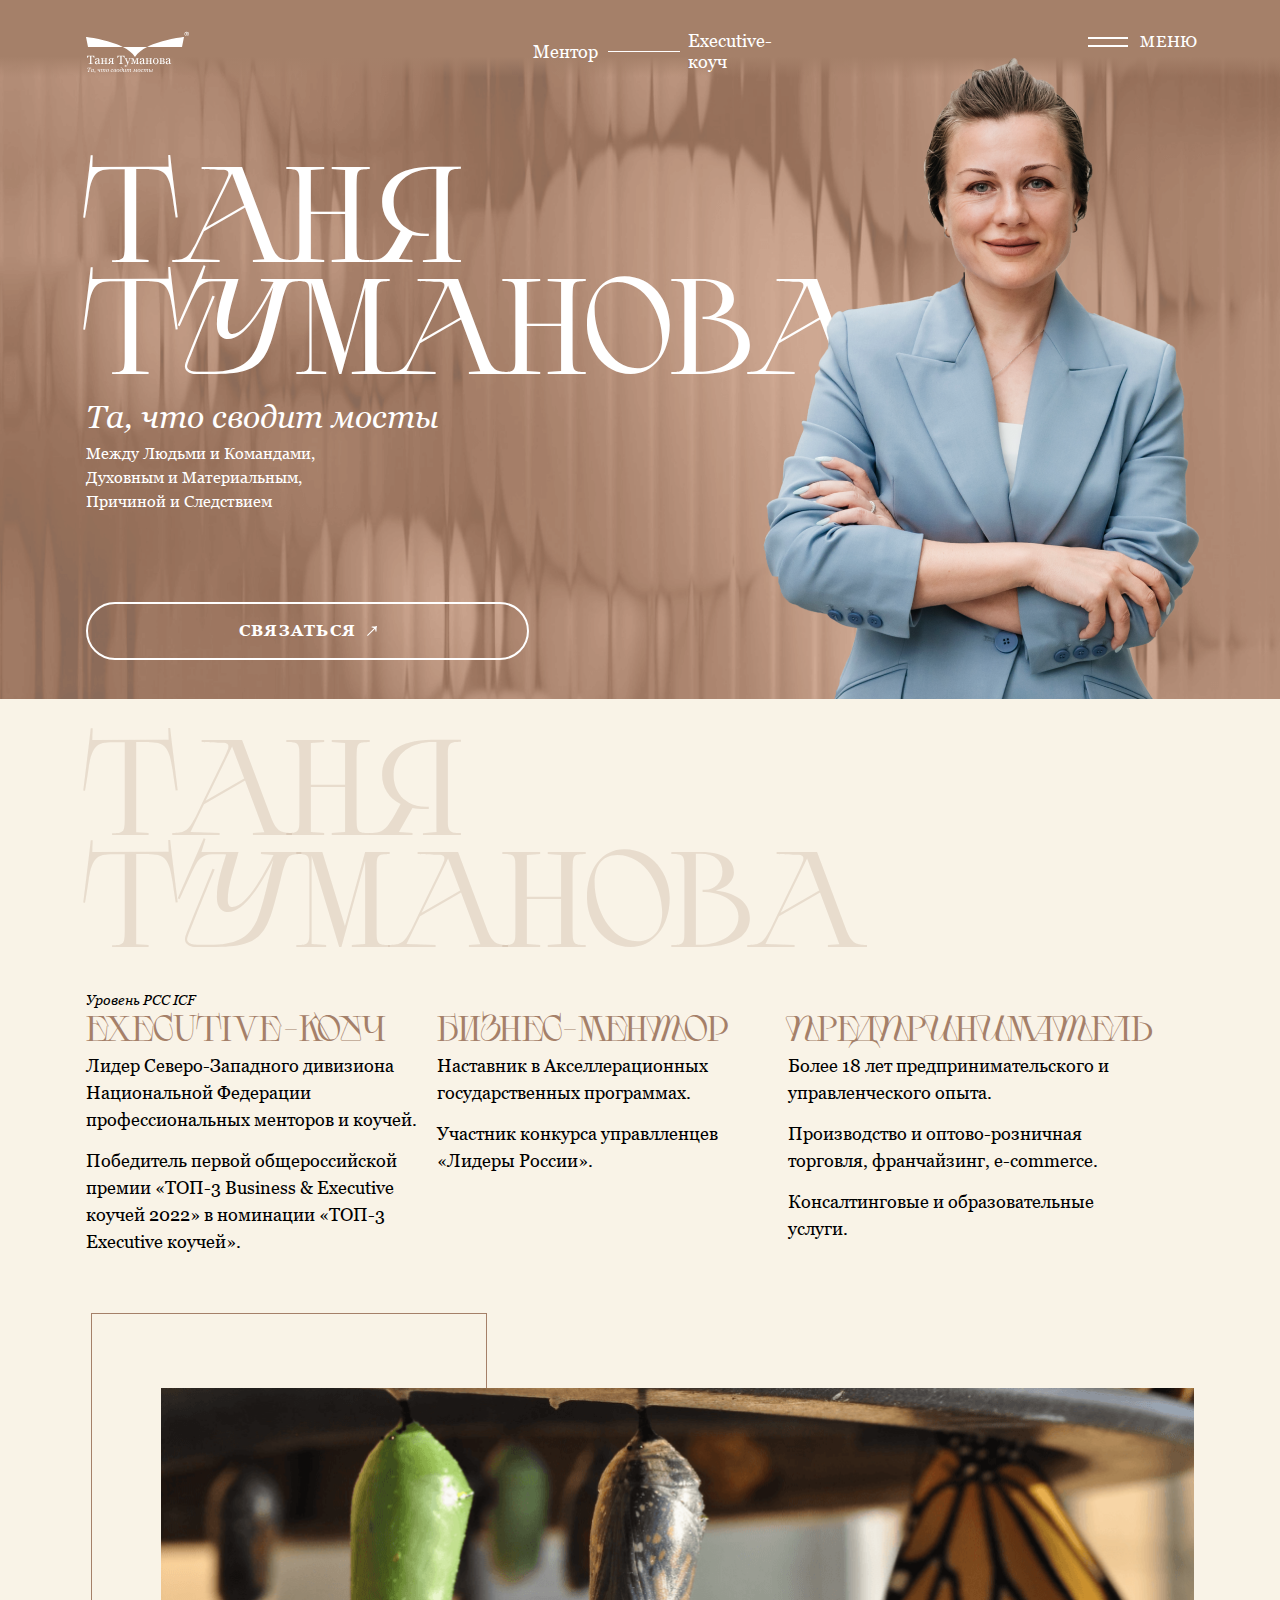
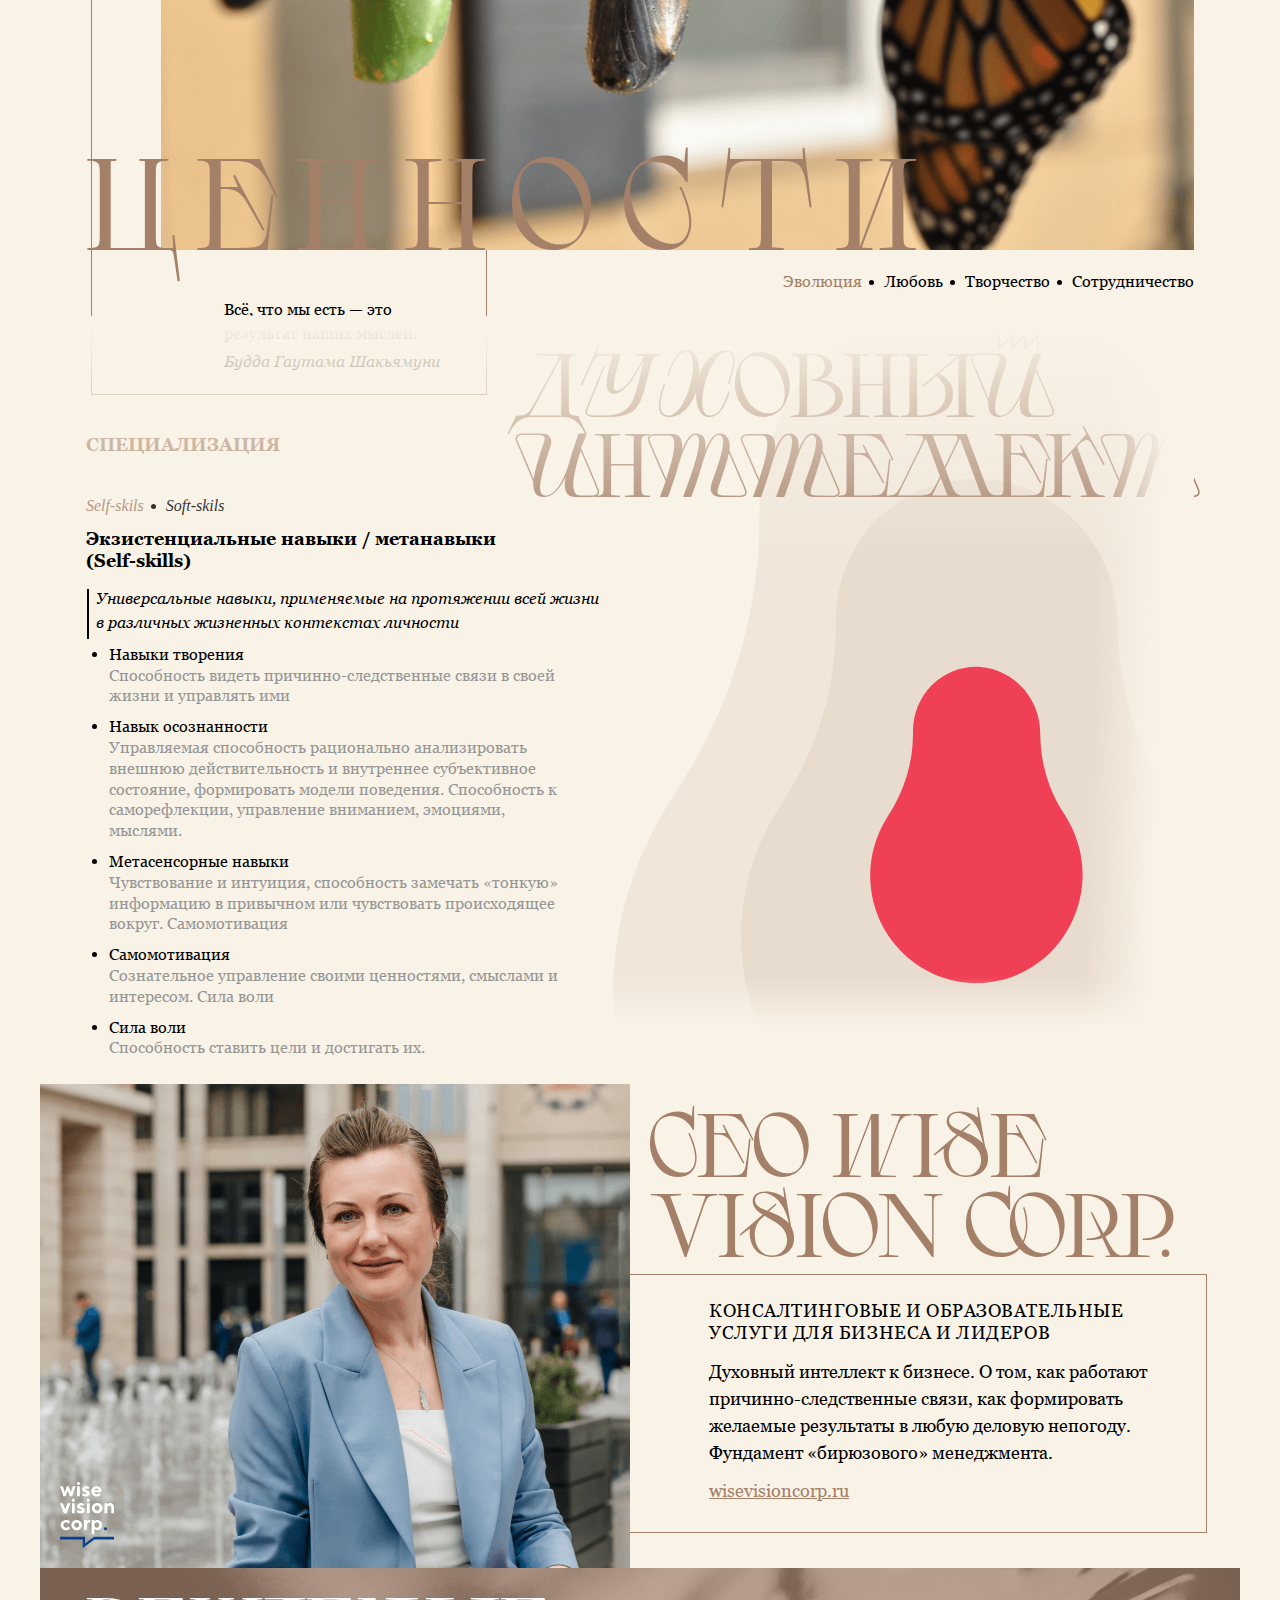
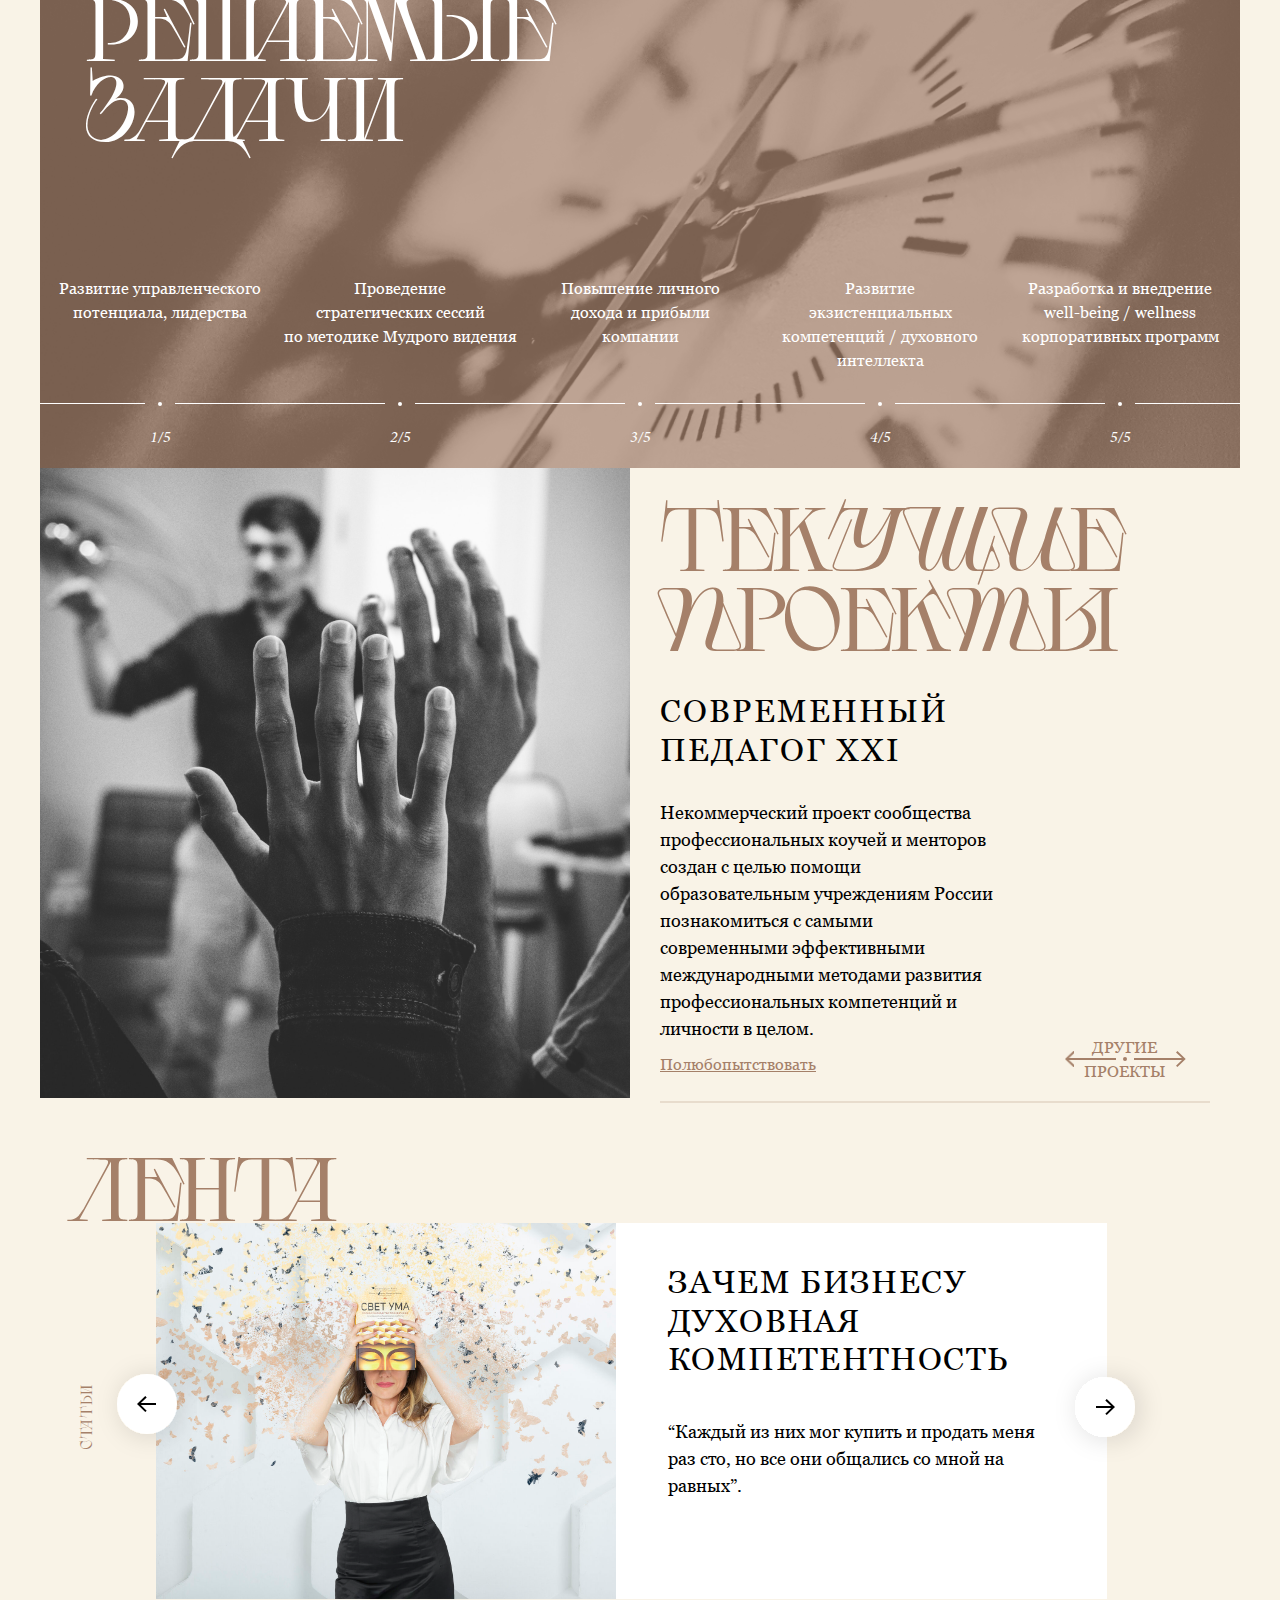
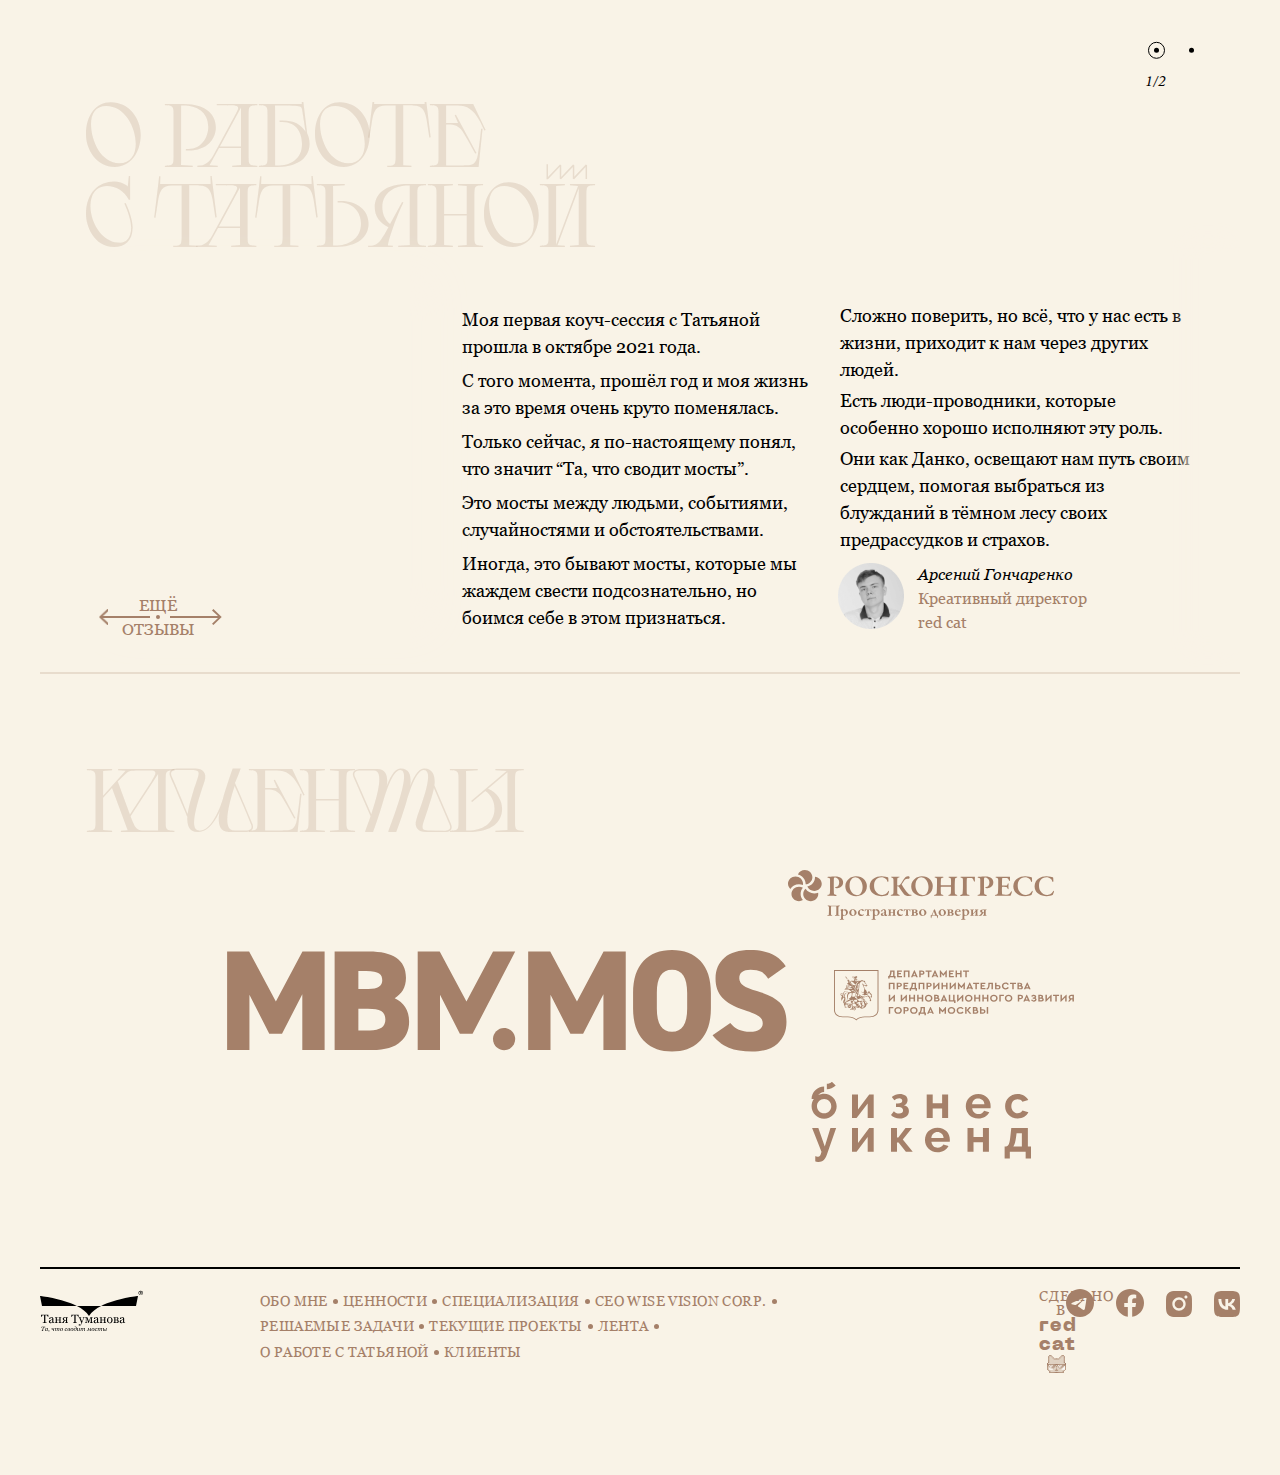
<file: index.html>
<!DOCTYPE html>
<html lang="ru">

<head>
    <meta charset="UTF-8">
    <meta name="viewport" content="width=device-width, initial-scale=1.0">
    <link rel="stylesheet" href="styles/reset.css">
    <link rel="stylesheet" href="styles/style.css">
    <link rel="stylesheet" href="styles/variables.css">
    <link rel="stylesheet" href="styles/media.css">
    <title>Таня Туманова</title>
</head>

<body class="body">
    <header class="header">
        <div class="container flex-between">
            <div>
                <a href="index.html"><img src="images/Мост-опора-3.svg" alt="Логотип компании"></a>

            </div>
            <div class="header__center-text">
                <p class="center-text-1">Ментор</p>
                <div class="center-text-block"></div>

                <p class="center-text-2">Executive-коуч</p>
            </div>

            <nav class="header__burger-nav">
                <ul>
                    <li class="header__burger-list"><a id="header-menu-list-1" href="#about_me" class="header__link">ОБО
                            МНЕ</a></li>
                    <li class="header__burger-list"><a id="header-menu-list-2" href="#values"
                            class="header__link">ЦЕННОСти</a></li>
                    <li class="header__burger-list"><a id="header-menu-list-3" href="#specialization"
                            class="header__link">СПЕЦиАлизАЦия</a></li>
                    <li class="header__burger-list"><a id="header-menu-list-4" href="#CEO-WISE-VISION-CORP"
                            class="header__link">CEO WiSE
                            Vision CoRp.</a></li>
                    <li class="header__burger-list"><a id="header-menu-list-5" href="#tasks-to-be-solved"
                            class="header__link">РЕшАЕмыЕ
                            ЗАДАчИ</a></li>
                    <li class="header__burger-list"><a id="header-menu-list-6" href="#current-projects"
                            class="header__link">тЕкущиЕ
                            проЕкты</a></li>
                    <li class="header__burger-list"><a id="header-menu-list-7" href="#lenta"
                            class="header__link">ЛЕнта</a>
                    </li>
                    <li class="header__burger-list"><a id="header-menu-list-8" href="#about-job" class="header__link">О
                            рАботЕ с
                            ТАтьяной</a></li>
                    <li class="header__burger-list"><a id="header-menu-list-9" href="#clients"
                            class="header__link">КЛиЕнты</a>
                    </li>
                </ul>
            </nav>
            <div class="header__burger-menu">
                <span></span>
                <div class="header__text-wrapper">
                    <p class="header__menu-text">МЕНЮ</p>
                </div>

            </div>
        </div>
    </header>
    <div class="btn__page"><a href="#part-1">
            <img class="btn__pageUp" src="./images/btn-up-page.svg" alt="Вверх"
                onmouseover="this.src='./images/btn-up-page-hover.svg';"
                onmouseout="this.src='./images/btn-up-page.svg';"></a>
    </div>
    <section class="mentor__main" id="part-1">
        <section class="container">
            <div class="mentor__main-wrapper">
                <div class="mentor__main-itemWrapper">
                    <div class="header__text-mini">
                        <p class="center-text-1">Ментор</p>
                        <div class="center-text-block"></div>
                        <p class="center-text-2">Executive-коуч</p>
                    </div>
                    <div class="mentor__main-title">

                        <h1>Таня Туманова</h1>
                    </div>
                    <div class="mentor__main-description">Та, что сводит мосты</div>
                    <div class="mentor__main-text">Между Людьми и Командами, Духовным и Материальным, Причиной и
                        Следствием</div>
                    <button onclick="window.location.href= 'https://t.me/tvtumanova';"
                        class="btn mentor__connect-btn">СВЯЗАТЬСЯ
                        <svg class="mentor-circle-arrow" xmlns="http://www.w3.org/2000/svg" width="10" height="10"
                            viewBox="0 0 10 10">
                            <path
                                d="M8.84797 6.0399C8.62668 5.39399 8.45094 4.80993 8.32077 4.28771C8.20361 3.75174 8.13202 3.27762 8.10598 2.86534L0.767182 10L0 9.19019L7.28589 1.99955C6.88236 1.95833 6.42675 1.87587 5.91907 1.75219C5.42442 1.61476 4.87769 1.4361 4.27889 1.21622L4.9623 0.494732C6.73266 0.632159 8.29473 0.467251 9.64853 0L10 0.371051C9.54439 1.78655 9.38819 3.43566 9.53138 5.31841L8.84797 6.0399Z"
                                stroke="none" fill="white" />
                        </svg>
                    </button>
                </div>
                <img class="mentor__main-img" src="./images/coachphoto1.png" alt="Таня Туманова">
            </div>
        </section>
    </section>
    <section class="container mentor">
        <h1 class="mentor__second-section" id="about_me">Таня Туманова</h1>
        <div class="mentor__text-section">
            <div class="mentor__text-item">
                <h5 class="mentor__section-name">Уровень PCC ICF</h5>
                <h3 class="mentor__text-header">EXECUTIVE-КОУЧ
                </h3>
                <div class="mentor__text-description">Лидер Северо-Западного дивизиона Национальной Федерации
                    профессиональных менторов и коучей.
                    <p>Победитель первой общероссийской премии «ТОП-3 Business & Executive коучей 2022» в номинации
                        «ТОП-3 Executive коучей».</p>
                </div>
            </div>
            <div class="mentor__text-item">
                <h3 class="mentor__text-header">БИЗНЕС-МЕНтоР</h3>
                <div class="mentor__text-description">Наставник в Акселлерационных государственных
                    программах.
                    <p>Участник конкурса управлленцев «Лидеры России».</p>
                </div>
            </div>
            <div class="mentor__text-item">
                <h3 class="mentor__text-header">прЕДприНиМАтЕЛь</h3>
                <div class="mentor__text-description">Более 18 лет предпринимательского и управленческого опыта.<p>
                        Производство и оптово-розничная торговля, франчайзинг, e-commerce.</p>
                    <p>Консалтинговые и образовательные услуги.</p>
                </div>
            </div>
        </div>
    </section>
    <section class="values__sl container-spec" id="values">
        <div class="sl__section-title">
            <p>ЦЕННОСТИ</p>
        </div>
        <div class="sl">
            <div class="mentor__rectangle ">
                <div class="sl__section-description">Всё, что мы есть — это результат наших мыслей. <p>Будда Гаутама
                        Шакьямуни</p>
                </div>
            </div>
            <div class="mentor__rectangle-bg">
                <div class="sl__line sl__anim ">
                    <img width="1038" class="sl__img butterfly" src="./images/butterfly.png" alt="Эволюция">
                    <img width="1038" class="sl__img hands-heart" src="./images/hands-heart.png" alt="Любовь">
                    <img width="1038" class="sl__img light-bulp" src="./images/light-bulp.png" alt="Творчество">
                    <img width="1038" class="sl__img hands" src="./images/hands.png" alt="Сотрудничество">
                </div>
            </div>
            <div class="sl__wrapper">
                <div id="SL-values__dot-1" class="sl__dot active-dot">
                    <p class="sl-text__item sl-dot--active">Эволюция</p>
                </div>
                <div id="SL-values__dot-2" class="sl__dot">
                    <p class="sl-text__item">Любовь</p>
                </div>
                <div id="SL-values__dot-3" class="sl__dot">
                    <p class="sl-text__item">Творчество</p>
                </div>
                <div id="SL-values__dot-4" class="sl__dot">
                    <p class="sl-text__item">Сотрудничество</p>
                </div>
            </div>
        </div>
    </section>
    <section class="spirit-int container-spec">
        <div class="spirit-int__title" id="specialization">СПЕЦИАЛИЗАЦИЯ</div>
        <div class="spirit-int__section-title">ДуховНый инттЕллЕкт</div>
        <div class="spirit__sl-pag">
            <div class="sl__dot-1 active-dot-1">
                <p class="sl-text__item-1 sl-dot--active">Self-skils</p>
            </div>
            <div class="sl__dot-1">
                <p class="sl-text__item-1">Soft-skils</p>
            </div>
        </div>
        <div class="sl-1">
            <div class="sl__line-1">
                <div class="sl-img obj-1">
                    <div class="spirit-int__wrapper">
                        Экзистенциальные навыки / метанавыки <br>(Self-skills)
                    </div>
                    <div class="spirit-int__descr">Универсальные навыки, применяемые на протяжении всей жизни в
                        различных жизненных контекстах личности</div>
                    <div class="spirit-int__lists">
                        <ul>
                            <li>Навыки творения <br><span>Способность видеть причинно-следственные связи в своей жизни и
                                    управлять ими</span></li>
                            <li>Навык осознанности <br><span>Управляемая способность рационально анализировать внешнюю
                                    действительность и внутреннее субъективное состояние, формировать модели поведения.
                                    Способность к саморефлекции, управление вниманием, эмоциями, мыслями.</span></li>
                            <li>Метасенсорные навыки <br> <span>Чувствование и интуиция, способность замечать «тонкую»
                                    информацию в привычном или чувствовать происходящее вокруг. Самомотивация</span>
                            </li>
                            <li>Самомотивация<br><span>Сознательное управление своими ценностями, смыслами и интересом.
                                    Сила воли</span></li>
                            <li>Сила воли<br><span>Способность ставить цели и достигать их.</span></li>
                        </ul>
                    </div>
                </div>
                <div class="sl-img obj-2">
                    <div class="spirit-int__wrapper">
                        Гибкие/кроссконтекстные навыки (Soft skills)
                    </div>
                    <div class="spirit-int__descr">Спектр навыков, широко применяемых в социальной и личной деятельности
                    </div>
                    <div class="spirit-int__lists">
                        <ul>
                            <li>Эмоциональный интеллект</li>
                            <li>Лидерские навыки<br><span>Управление командой, разрешение конфликтов, делегирование,
                                    наставничество, стратегическое мышление.</span></li>
                            <li>Навыки коммуникации
                            </li>
                            <li>Экологическое мышление</li>
                            <li>Креативность</li>
                        </ul>
                    </div>
                </div>
            </div>
        </div>
        <button class="sl__btn-prev-1 display-none">
        </button>
        <button class="sl__btn-next-1 display-none">
        </button>
    </section>
    <section class="vision-corp container-2 " id="CEO-WISE-VISION-CORP">
        <div class="vision-copr__wrapper">
            <h1 class="vision-copr-text">CEO WISE VISION CORP.</h1>

            <div class="vision-img__wrapper">
                <img class="vision-corp-logo" src="./images/logo.svg" alt="wise vision corp">
                <img class="vision-corp-img" src="./images/Photo.png" alt="Таня Туманова">
            </div>
            <div class="vision-corp__desc-wrapper">
                <h1 class="vision-corp__desc-text">CEO WISE VISION CORP.</h1>
                <div class="mentor__rectangle-2">
                    <div class="vision-copr__rectangle-2-wrapper">
                        <h3>КОНСАЛТИНГОВЫЕ И ОБРАЗОВАТЕЛЬНЫЕ УСЛУГИ ДЛЯ БИЗНЕСА И ЛИДЕРОВ</h3>
                        <div class="vision-corp__descr-text">Духовный интеллект к бизнесе. О том, как работают
                            причинно-следственные связи, как формировать желаемые результаты в любую деловую
                            непогоду.
                            Фундамент
                            «бирюзового» менеджмента.</div>
                        <div class="vision-corp__descr-link">wisevisioncorp.ru</div>
                    </div>
                </div>
            </div>
        </div>
    </section>
    <section class="problem-solving container-2">
        <div class="problem-solving__title" id="tasks-to-be-solved">РЕШАЕМЫЕ <br>ЗАДАЧИ</div>
        <ul class="problem-solving__wrapper">

            <li class="problem-solving__list">


                <div class="problem-solving__line__wrapper">
                    <svg class="problem-solving__line problem-svg" xmlns="http://www.w3.org/2000/svg" width="240"
                        height="1" fill="none">
                        <path stroke="#fff" d="M0 .5h240" />
                    </svg>
                    <svg class="problem-solving__line problem-svg" xmlns="http://www.w3.org/2000/svg" width="240"
                        height="1" fill="none">
                        <path stroke="#fff" d="M0 .5h240" />
                        <div id="progress-bar-i-1" class="problem-solving__progress-bar-circle"></div>

                    </svg>
                </div>


                <div class="problem-solving__item-1">
                    <p class="problem-solving__item-text">Развитие управленческого потенциала, лидерства</p>
                    <div class="problem-solving__progress-bar-i">1/5</div>
                </div>
            </li>
            <li class="problem-solving__list">
                <div class="problem-solving__line__wrapper">
                    <svg class="problem-solving__line problem-svg" xmlns="http://www.w3.org/2000/svg" width="240"
                        height="1" fill="none">
                        <path stroke="#fff" d="M0 .5h240" />
                    </svg>
                    <svg class="problem-solving__line problem-svg" xmlns="http://www.w3.org/2000/svg" width="240"
                        height="1" fill="none">
                        <path stroke="#fff" d="M0 .5h240" />
                        <div id="progress-bar-i-2" class="problem-solving__progress-bar-circle"></div>
                    </svg>

                </div>
                <div class="problem-solving__item-2">
                    <p class="problem-solving__item-text">Проведение <br>стратегических сессий <br>по методике Мудрого
                        видения</p>
                    <div class="problem-solving__progress-bar-i">2/5</div>
                </div>
            </li>
            <li class="problem-solving__list">
                <div class="problem-solving__line__wrapper">

                    <svg class="problem-solving__line problem-svg" xmlns="http://www.w3.org/2000/svg" width="240"
                        height="1" fill="none">
                        <path stroke="#fff" d="M0 .5h240" />
                    </svg>
                    <svg class="problem-solving__line problem-svg" xmlns="http://www.w3.org/2000/svg" width="240"
                        height="1" fill="none">
                        <path stroke="#fff" d="M0 .5h240" />
                        <div id="progress-bar-i-3" class="problem-solving__progress-bar-circle"></div>

                    </svg>

                </div>

                <div class="problem-solving__item-3">
                    <p class="problem-solving__item-text">Повышение личного<br> дохода и прибыли<br> компании</p>
                    <div class="problem-solving__progress-bar-i">3/5</div>

                </div>
            </li>
            <li class="problem-solving__list">
                <div class="problem-solving__line__wrapper">

                    <svg class="problem-solving__line problem-svg" xmlns="http://www.w3.org/2000/svg" width="240"
                        height="1" fill="none">
                        <path stroke="#fff" d="M0 .5h240" />
                    </svg>
                    <svg class="problem-solving__line problem-svg" xmlns="http://www.w3.org/2000/svg" width="240"
                        height="1" fill="none">
                        <path stroke="#fff" d="M0 .5h240" />
                        <div id="progress-bar-i-4" class="problem-solving__progress-bar-circle"></div>

                    </svg>
                </div>

                <div class="problem-solving__item-4">
                    <p class="problem-solving__item-text">Развитие<br> экзистенциальных компетенций / духовного
                        интеллекта</p>
                    <div class="problem-solving__progress-bar-i">4/5</div>


                </div>
            </li>
            <li class="problem-solving__list">
                <div class="problem-solving__line__wrapper">

                    <svg class="problem-solving__line problem-svg" xmlns="http://www.w3.org/2000/svg" width="240"
                        height="1" fill="none">
                        <path stroke="#fff" d="M0 .5h240" />
                    </svg>
                    <svg class="problem-solving__line problem-svg" xmlns="http://www.w3.org/2000/svg" width="240"
                        height="1" fill="none">
                        <path stroke="#fff" d="M0 .5h240" />
                        <div id="progress-bar-i-5" class="problem-solving__progress-bar-circle"></div>

                    </svg>
                </div>

                <div class="problem-solving__item-5">
                    <p class="problem-solving__item-text">Разработка и внедрение<br> well-being / wellness корпоративных
                        программ</p>
                    <div class="problem-solving__progress-bar-i">5/5</div>


                </div>
            </li>
        </ul>
    </section>
    <section class="current-project sl-2 container-2 grabbing">
        <h2 class="current-project__title" id="current-projects">ТЕКущиЕ проЕкты</h2>
        <div class="sl__line-2">
            <div class="sl-img-2">
                <div class="margin-wrapper">
                    <div class="current-project__wrapper">
                        <div class="current-project-img">
                            <img src="./images/five.png" alt="Текущие проекты">
                        </div>
                        <div class="current-project__descr-wrapper">
                            <div class="current-project__descr-title">Современный <br>педагог XXI</div>
                            <div class="current-project__descr-text">Некоммерческий проект сообщества профессиональных
                                коучей и менторов создан с целью помощи образовательным учреждениям России познакомиться
                                с
                                самыми современными эффективными международными методами развития профессиональных
                                компетенций и личности в целом.</div>
                            <div class="current-project__descr-link"><a href="#">Полюбопытствовать</a></div>

                        </div>
                    </div>
                </div>
            </div>
            <div class="sl-img-2">
                <div class="margin-wrapper">
                    <div class="current-project__wrapper">

                        <div class="current-project-img">
                            <img src="./images/five-2.png" alt="Текущие проекты">
                        </div>
                        <div class="current-project__descr-wrapper">
                            <div class="current-project__section-title">
                            </div>
                            <div class="current-project__descr-title">Эмоциональный <br> интеллект <br> на работе и
                                дома
                            </div>
                            <div class="current-project__descr-text">Компетенция настоящего, чтобы было будущее.
                                Практикоориентированные вебинары с конспектами и материалами для самостоятельной
                                работы
                                по
                                развитию эмоциональной компетентности.</div>
                            <div class="current-project__descr-link"><a href="#">Полюбопытствовать</a></div>
                        </div>
                    </div>
                </div>
            </div>
        </div>
        <div class="sl-2__btns-wrapper">
            <button class="sl__btn-prev-2 btn-sl-2">
                <svg class="prev-arrow-svg-2" xmlns="http://www.w3.org/2000/svg"
                    xmlns:xlink="http://www.w3.org/1999/xlink" width="10" height="16">
                    <image
                        xlink:href="[data-uri]"
                        width="10" height="16" x="1" data-name="Слой 1" />
                </svg>

                <svg class="prev-stick-svg-2" xmlns="http://www.w3.org/2000/svg" width="48" height="2">
                    <path fill="#A58069" d="M0 2h48V0H0v2Z" />
                </svg>
            </button>
            <div class="btn-nxt-circle-1"></div>
            <button class="sl__btn-next-2 btn-sl-2">
                <svg class="next-stick-svg-2" xmlns="http://www.w3.org/2000/svg" width="48" height="2">
                    <path fill="#A58069" d="M0 2h48V0H0v2Z" />
                </svg>
                <svg class="next-arrow-svg-2" xmlns="http://www.w3.org/2000/svg" width="10" height="16" fill="none">
                    <path fill="#A58069" d="M1.422 16 0 14.643 6 9V7L0 1.375 1.422 0l8.272 8-8.272 8Z" />
                </svg>
            </button>
            <p>ДРУГИЕ <br>
                ПРОЕКТЫ</p>
        </div>
    </section>
    <section class="lenta sl-3 container" id="lenta">
        <div class="lenta__section-title">
            <h2>ЛЕНТА</h2>
        </div>
        <div class="lenta__text">СТАТЬИ</div>
        <div class="sl__line-3">
            <div class="sl3-inner">
                <div id="sl3-1" class="sl-img-3">
                    <a href="#">
                        <div class="sl-lenta__wrapper">
                            <div class="lenta-img">
                                <img class="gold-mask" src="./images/gold-mask.jpg" alt="Текущие проекты">
                            </div>
                            <div class="lenta__descr-wrapper">
                                <h3>Зачем бизнесу <br>духовная компетентность</h3>
                                <p>“Каждый из них мог купить и продать меня раз сто, но все они
                                    общались со мной на равных”.</p>
                            </div>
                        </div>
                    </a>
                </div>
                <div id="sl3-2" class="sl-img-3">
                    <a href="nature.html">
                        <div class="sl-lenta__wrapper">
                            <div class="lenta-img">
                                <img class="people" src="./images/people.png" alt="Текущие проекты">
                            </div>
                            <div class="lenta__descr-wrapper">
                                <h3>Природа реальности</h3>
                                <p>Не ровен час засвидетельствуем полное слияние науки,
                                    философии и религии!</p>
                            </div>
                        </div>
                    </a>
                </div>
            </div>
        </div>
        <div class="form-footer">
            <div class="lenta-dots__wrapper">
                <div class="lenta__radio ">
                    <input type="radio" id="radio" value="1" name="radio" class="sl__dot-3 active-dot-3" checked>
                    <label for="radio"></label>
                </div>
                <div class="lenta__radio ">
                    <input type="radio" id="radio-2" value="2" name="radio" class="sl__dot-3">
                    <label for="radio-2"></label>
                </div>
            </div>
            <div class="sl__lenta-btn">
                <button class="sl__btns-3 sl__btn-prev-3"><img src="./images/left-arrow-circle.svg" alt="Бизнес уикенд"
                        onmouseover="this.src='./images/left-arrow-circle-hover.svg';"
                        onmouseout="this.src='./images/left-arrow-circle.svg';">
                </button>
                <button class="sl__btns-3 sl__btn-next-3"><img src="./images/right-arrow-circle.svg" alt="вправо"
                        onmouseover="this.src='./images/right-arrow-circle-hover.svg';"
                        onmouseout="this.src='./images/right-arrow-circle.svg';">
                </button>
            </div>
            <div class="lenta__dots-number">
                <div class="lenta__dots-item dots-number-active">
                    1/2
                </div>
                <div class="lenta__dots-item">
                    2/2
                </div>
            </div>
        </div>
    </section>
    <section class="review sl-4 container" id="about-job">
        <div class="review__section-title">
            <h2>О РАБОТЕ<br> С ТАТЬЯНОЙ</h2>
        </div>
        <div class="sl__epmty-block"></div>
        <div class="sl__epmty-block-2"></div>
        <div class="sl__line-4">

            <div class="sl-img-4">
                <div class="margin-wrapper">
                    <div class="review__descr-wrapper">
                        <div class="review__descr-text__wrapper">
                            <div class="review__descr-text">
                                <p class="review__text">Моя первая коуч-сессия с Татьяной прошла в октябре 2021 года.
                                </p>
                                <p class="review__text">С того момента, прошёл год и
                                    моя жизнь за это время очень круто поменялась.</p>

                                <p class="review__text">Только сейчас, я по-настоящему понял, что значит “Та,
                                    что сводит мосты”.</p>
                                <p class="review__text">Это мосты между людьми, событиями, случайностями и
                                    обстоятельствами.
                                <p class="review__text">Иногда, это
                                    бывают мосты, которые мы жаждем свести подсознательно, но боимся себе в этом
                                    признаться.
                                </p>
                            </div>
                            <div class="review__descr-text">
                                <p class="review__text-2">Сложно поверить, но всё, что у нас есть в жизни, приходит к
                                    нам
                                    через других людей.</p>
                                <p class="review__text-2">Есть люди-проводники, которые особенно хорошо исполняют эту
                                    роль.</p>

                                <p class="review__text-2">Они как Данко, освещают нам путь своим сердцем, помогая
                                    выбраться из блужданий в тёмном лесу своих предрассудков и страхов.</p>
                                <div class="review__profile-user">
                                    <div class="review__profile-avatar">
                                        <img src="./images/profile.png" alt="Профиль">
                                    </div>
                                    <div class="review__profile-data">
                                        <div class="review__profile-user-name">
                                            <p>Арсений Гончаренко</p>
                                        </div>
                                        <div class="review__profile-user-comment">Креативный директор<br>red cat</div>
                                    </div>
                                </div>
                            </div>
                        </div>
                    </div>
                </div>
            </div>
            <div class="sl-img-4">
                <div class="margin-wrapper">
                    <div class="review__descr-wrapper">
                        <div class="review__descr-text__wrapper">
                            <div class="review__descr-text">
                                <p class="review__text">Моя первая коуч-сессия с Татьяной прошла в октябре 2021
                                    года.
                                </p>
                                <p class="review__text">С того момента, прошёл год и
                                    моя жизнь за это время очень круто поменялась.</p>

                                <p class="review__text">Только сейчас, я по-настоящему понял, что значит “Та,
                                    что сводит мосты”.</p>
                                <p class="review__text">Это мосты между людьми, событиями, случайностями и
                                    обстоятельствами.
                                <p class="review__text">Иногда, это
                                    бывают мосты, которые мы жаждем свести подсознательно, но боимся себе в этом
                                    признаться.
                                </p>
                            </div>
                            <div class="review__descr-text">
                                <p class="review__text-2">Сложно поверить, но всё, что у нас есть в жизни, приходит к
                                    нам
                                    через других людей.</p>
                                <p class="review__text-2">Есть люди-проводники, которые особенно хорошо исполняют эту
                                    роль.</p>

                                <p class="review__text-2">Они как Данко, освещают нам путь своим сердцем, помогая
                                    выбраться из блужданий в тёмном лесу своих предрассудков и страхов.</p>
                                <div class="review__profile-user">
                                    <div class="review__profile-avatar">
                                        <img src="./images/profile.png" alt="Профиль">
                                    </div>
                                    <div class="review__profile-data">
                                        <div class="review__profile-user-name">
                                            <p>Арсений Гончаренко</p>
                                        </div>
                                        <div class="review__profile-user-comment">Креативный директор<br>red cat
                                        </div>
                                    </div>
                                </div>
                            </div>
                        </div>
                    </div>
                </div>

            </div>


        </div>
        <div class="sl-4__btns-wrapper">
            <p>ЕЩЁ</p>
            <p>ОТЗЫВЫ</p>

            <button class="sl__btn-prev-4">
                <svg class="prev-arrow-svg-4" xmlns="http://www.w3.org/2000/svg"
                    xmlns:xlink="http://www.w3.org/1999/xlink" width="10" height="16">
                    <image
                        xlink:href="[data-uri]"
                        width="10" height="16" x="1" data-name="Слой 1" />
                </svg>

                <svg class="prev-stick-svg-4" xmlns="http://www.w3.org/2000/svg" width="48" height="2">
                    <path fill="#A58069" d="M0 2h48V0H0v2Z" />
                </svg>
            </button>
            <div class="btn-nxt-circle-2"></div>
            <button class="sl__btn-next-4">
                <svg class="next-stick-svg-4" xmlns="http://www.w3.org/2000/svg" width="48" height="2">
                    <path fill="#A58069" d="M0 2h48V0H0v2Z" />
                </svg>
                <svg class="next-arrow-svg-4" xmlns="http://www.w3.org/2000/svg" width="10" height="16" fill="none">
                    <path fill="#A58069" d="M1.422 16 0 14.643 6 9V7L0 1.375 1.422 0l8.272 8-8.272 8Z" />
                </svg>
            </button>
        </div>
    </section>
    <section class="container clients" id="clients">
        <div class="clients__section-title">
            <h2>КЛиЕнты</h2>
        </div>
        <div class="clients__logo-wrapper">
            <div class="clients__MBM-logo">
                <img class="clients__logos-img-1" onmouseover="this.src='./images/MBM-logo-dark.svg';"
                    onmouseout="this.src='./images/MBM-logo.svg';" height="103" width="561" src="./images/MBM-logo.svg"
                    alt="MBM.MOS">
            </div>
            <div class="clients__logos-wrapper">
                <img class="clients__logos-img-2" src="./images/Росконгресс.svg"
                    onmouseover="this.src='./images/Росконгрес-dark.svg';"
                    onmouseout="this.src='./images/Росконгресс.svg';" alt="Росконгресс">

                <img class="clients__logos-img-3" onmouseover="this.src='./images/Департамент-red.svg';"
                    onmouseout="this.src='./images/Департамент.svg';" src="./images/Департамент.svg"
                    alt="Департамент предпринимателства и инновационного развития города Москвы">

                <img class="clients__logos-img-4" src="./images/бизнес-икенд.svg" height="103" width="561"
                    onmouseover="this.src='./images/бизнес-уикенд-black.svg';"
                    onmouseout="this.src='./images/бизнес-икенд.svg';" alt="Бизнес уикенд">
            </div>
        </div>
    </section>
    <footer class="container-4">
        <div class="footer__wrapper">
            <img class="black-logo-img" src="./images/black-logo.svg" alt="Логотип компании">
            <div class="footer__menu-wrapper">
                <ul class="footer__menu-list">
                    <li class="footer__menu-item"><a class="footer__menu-link" href="#about_me">Обо мне</a></li>
                    <li class="footer__menu-item"><a class="footer__menu-link" href="#values">Ценности</a></li>
                    <li class="footer__menu-item"><a class="footer__menu-link" href="#specialization">Специализация</a>
                    </li>
                    <li class="footer__menu-item"><a class="footer__menu-link" href="#CEO-WISE-VISION-CORP">CEO Wise
                            Vision Corp.</a></li>
                    <li class="footer__menu-item"><a class="footer__menu-link" href="#tasks-to-be-solved">Решаемые
                            задачи</a></li>
                    <li class="footer__menu-item"><a class="footer__menu-link" href="#current-projects">Текущие
                            проекты</a></li>

                    <li class="footer__menu-item"><a class="footer__menu-link" href="#lenta">Лента</a></li>
                    <li class="footer__menu-item"><a class="footer__menu-link" href="#about-job">О Работе с Татьяной</a>
                    </li>

                    <li class="footer__menu-item"><a class="footer__menu-link" href="#clients">Клиенты</a></li>
                </ul>
            </div>
            <div class="footer__made-with-wrapper">
                <div class="footer__made-with-social-media">
                    <a href="https://t.me/tvtumanova">
                        <img class="tg__footer-icon" src="./images/Telegram.svg"
                            onmouseover="this.src='./images/TG_hover.svg';"
                            onmouseout="this.src='./images/Telegram.svg';" alt="Telegram">
                    </a>
                    <a href="https://www.facebook.com/tvtumanova">
                        <img class="fc__footer-icon" src="./images/Facebook.svg"
                            onmouseover="this.src='./images/Facebook_hover.svg';"
                            onmouseout="this.src='./images/Facebook.svg';" alt="Facebook"></a>
                    <a href="https://www.instagram.com/tvtumanova">
                        <img class="in__footer-icon" src="./images/Instagram.svg"
                            onmouseover="this.src='./images/ins_hover.svg';"
                            onmouseout="this.src='./images/Instagram.svg';" alt="Instagram"></a>
                    <a href="https://vk.com/tvtumanova">
                        <img class="vk__footer-icon" src="./images/VK.svg"
                            onmouseover="this.src='./images/VK_hover.svg';" onmouseout="this.src='./images/VK.svg';"
                            alt="VK"></a>
                </div>
                <div class="footer__text-wrapper">
                    <a href="http://redcat.moscow/files/welcome-pres-redcat.pdf"> <p class="footer-text">Сделано в <span class="footer__red-cat-name">red cat</span>
                     
                        <img
                            class="footer__red-cat-logo" src="./images/Red-Cat_logo.svg" alt="Red-cat-logo"></p></a>
                </div>
            </div>
        </div>
    </footer>

    <script src="./script/script.js"></script>
    <script src="./script/slider.js"></script>
</body>

</html>
</file>
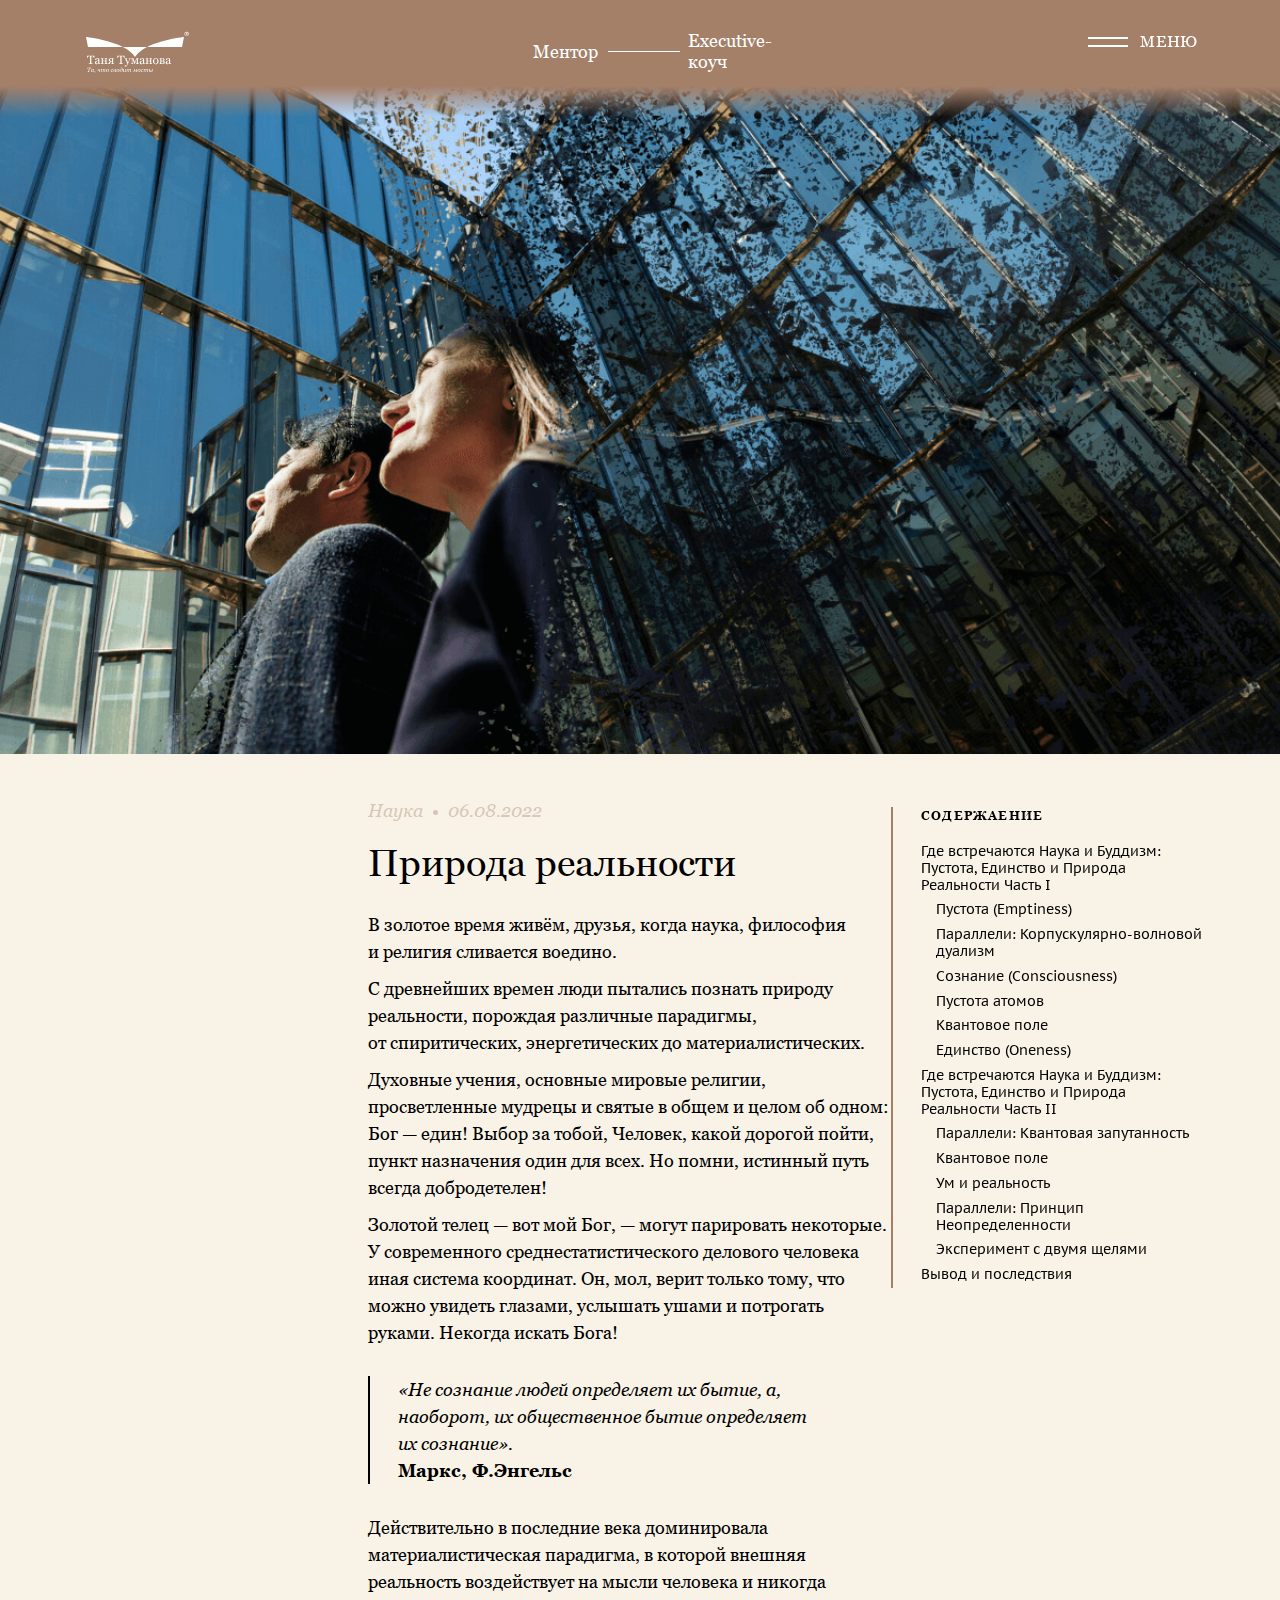
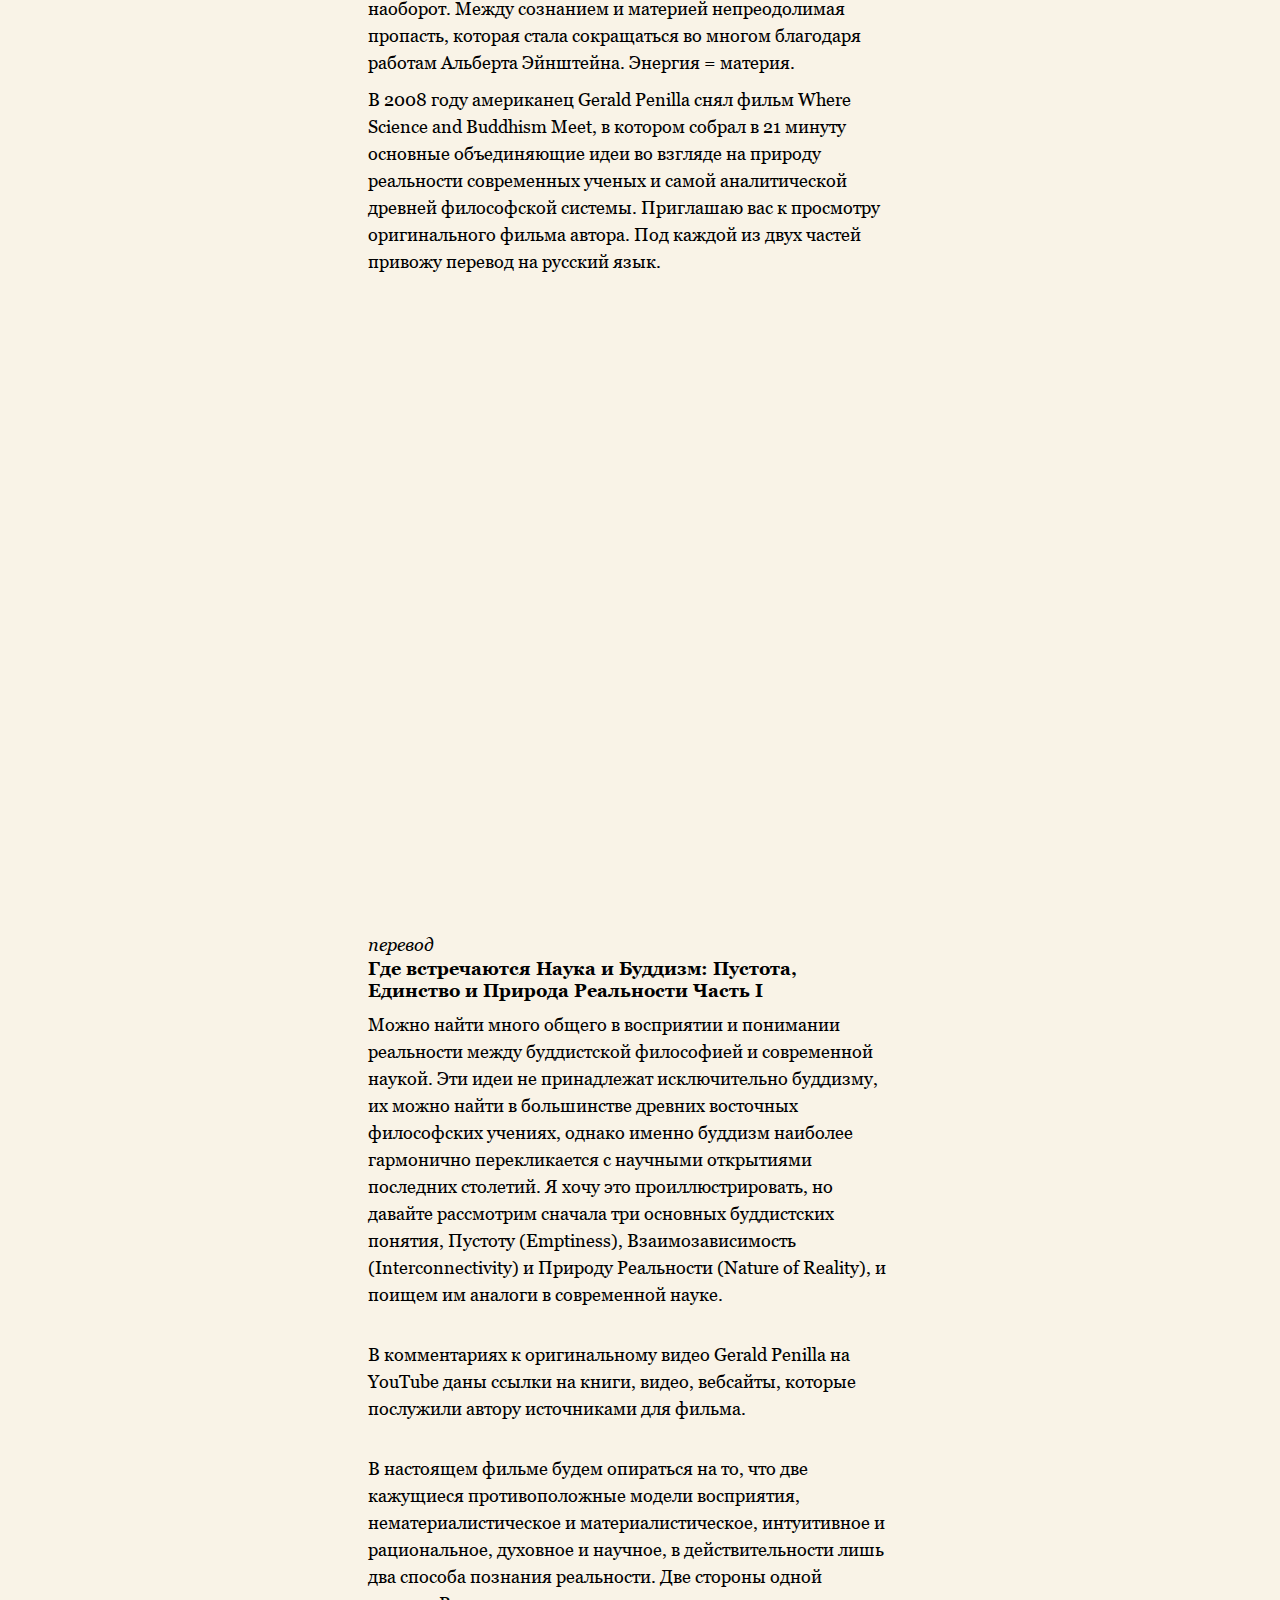
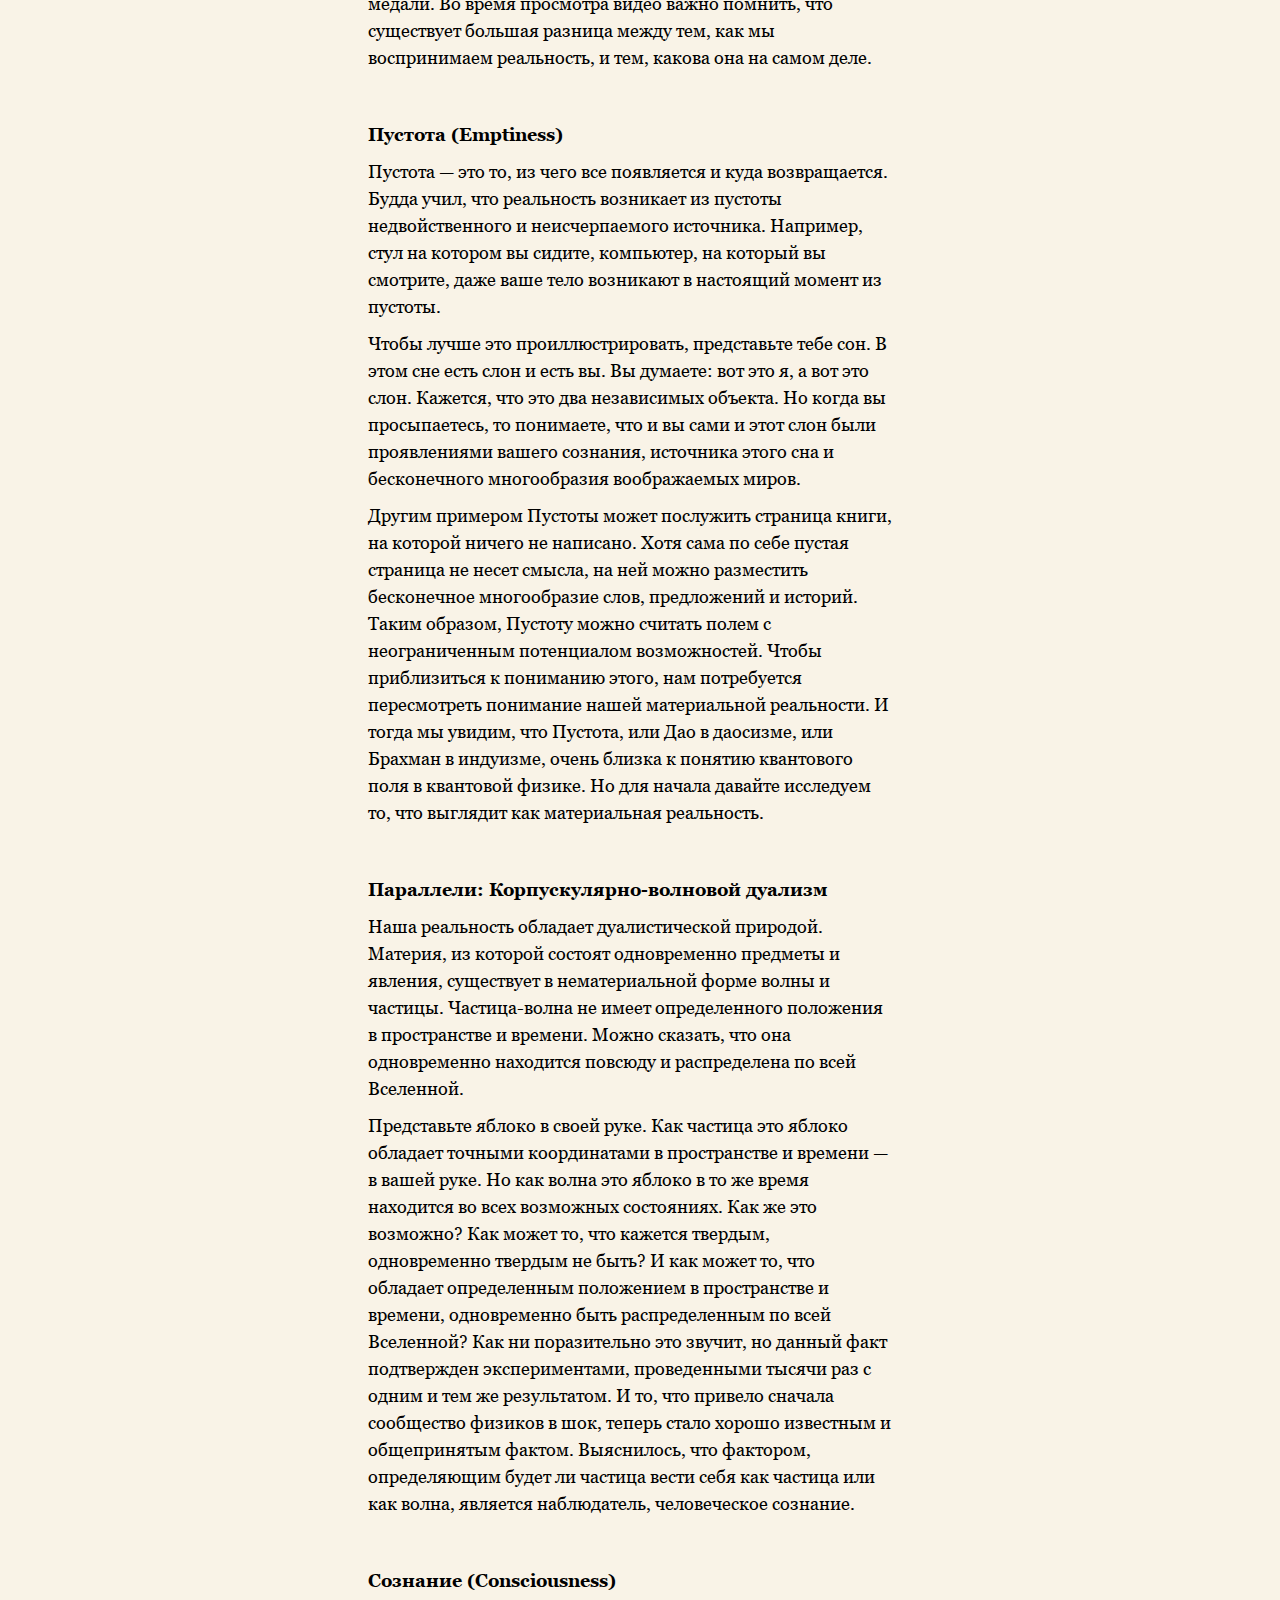
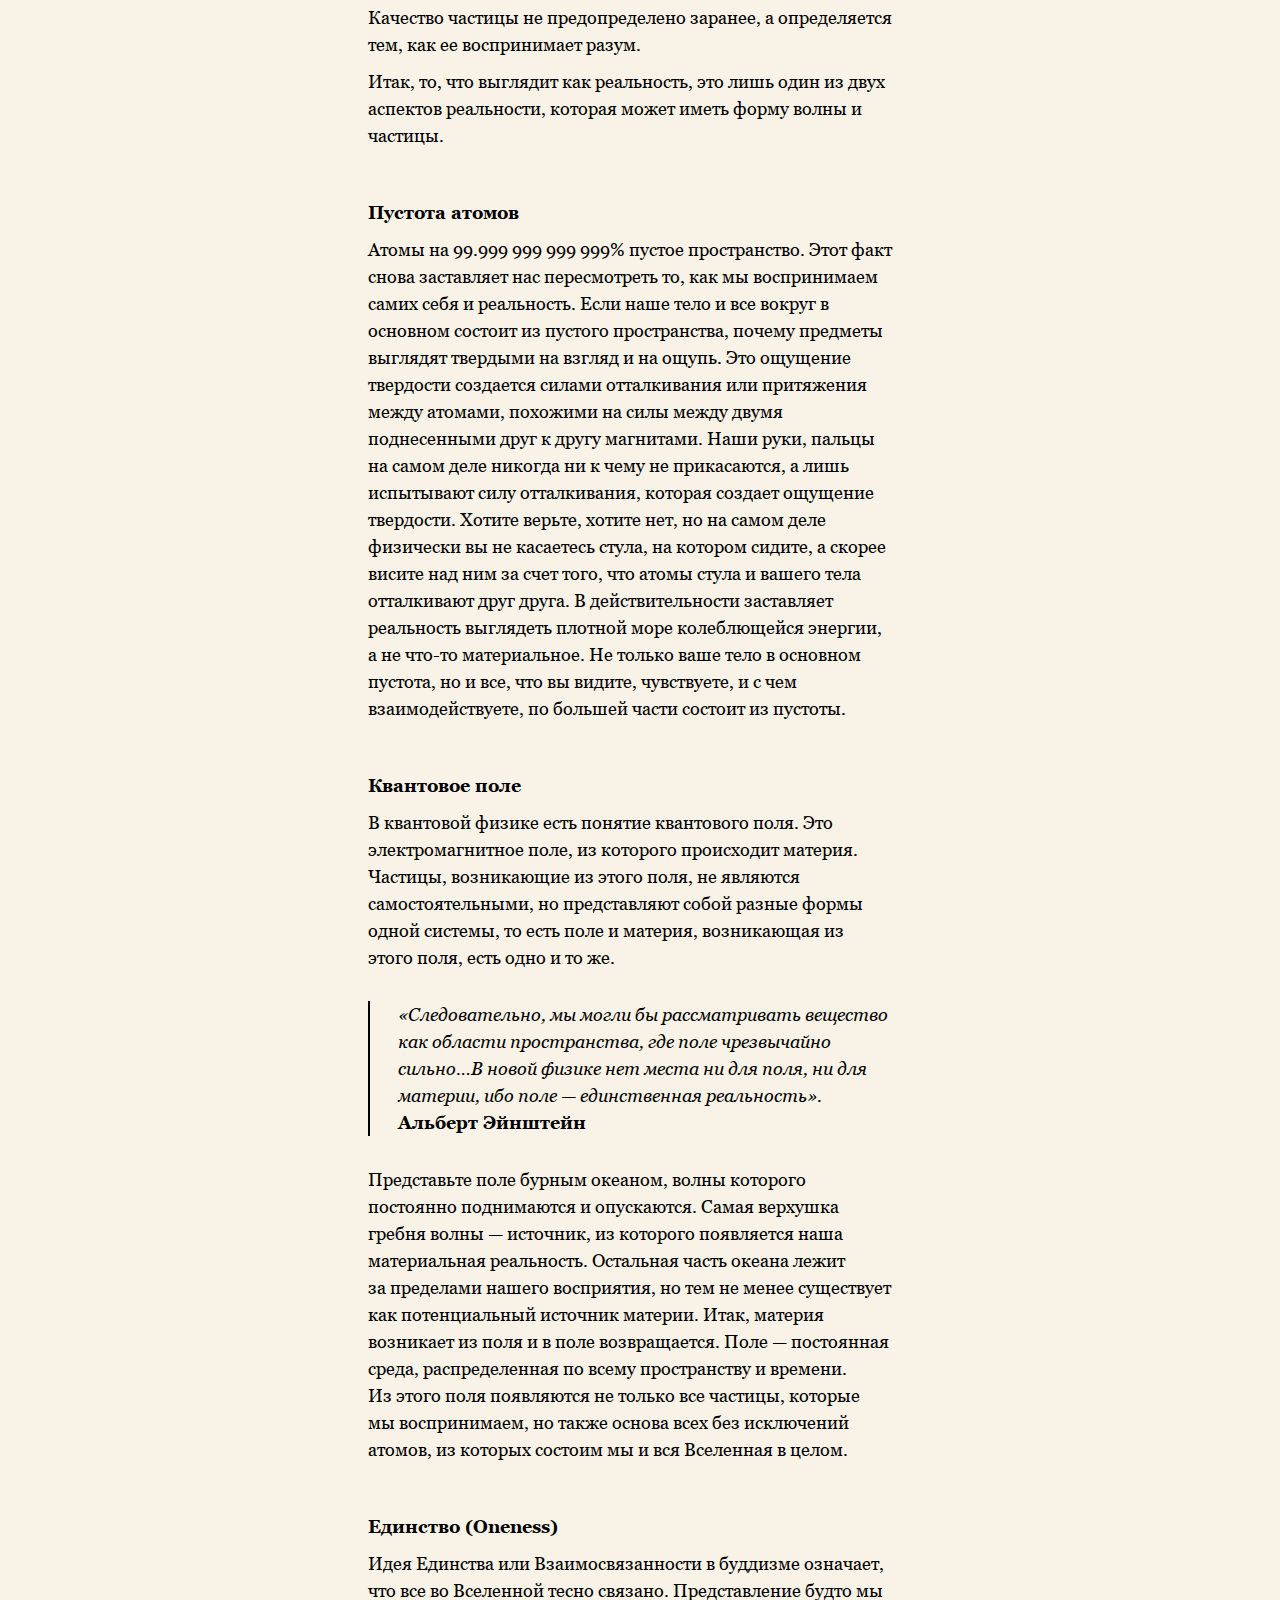
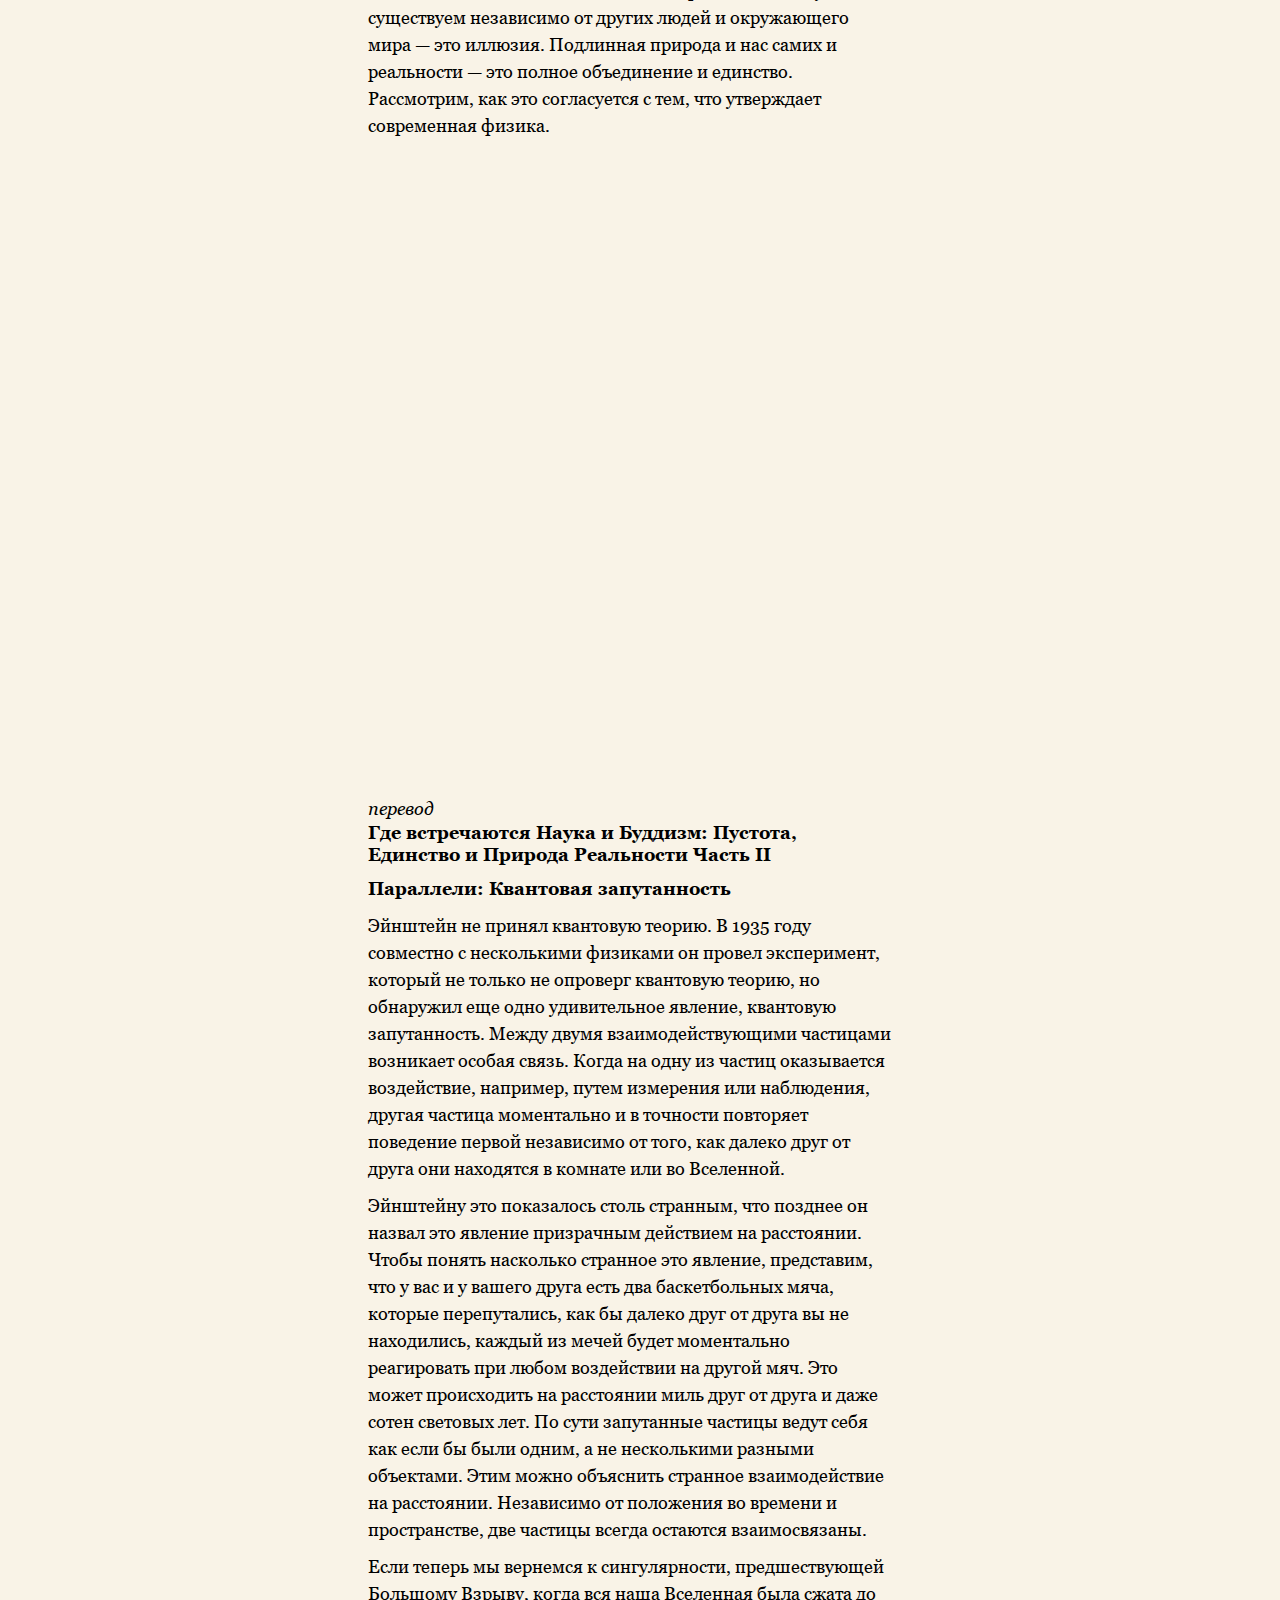
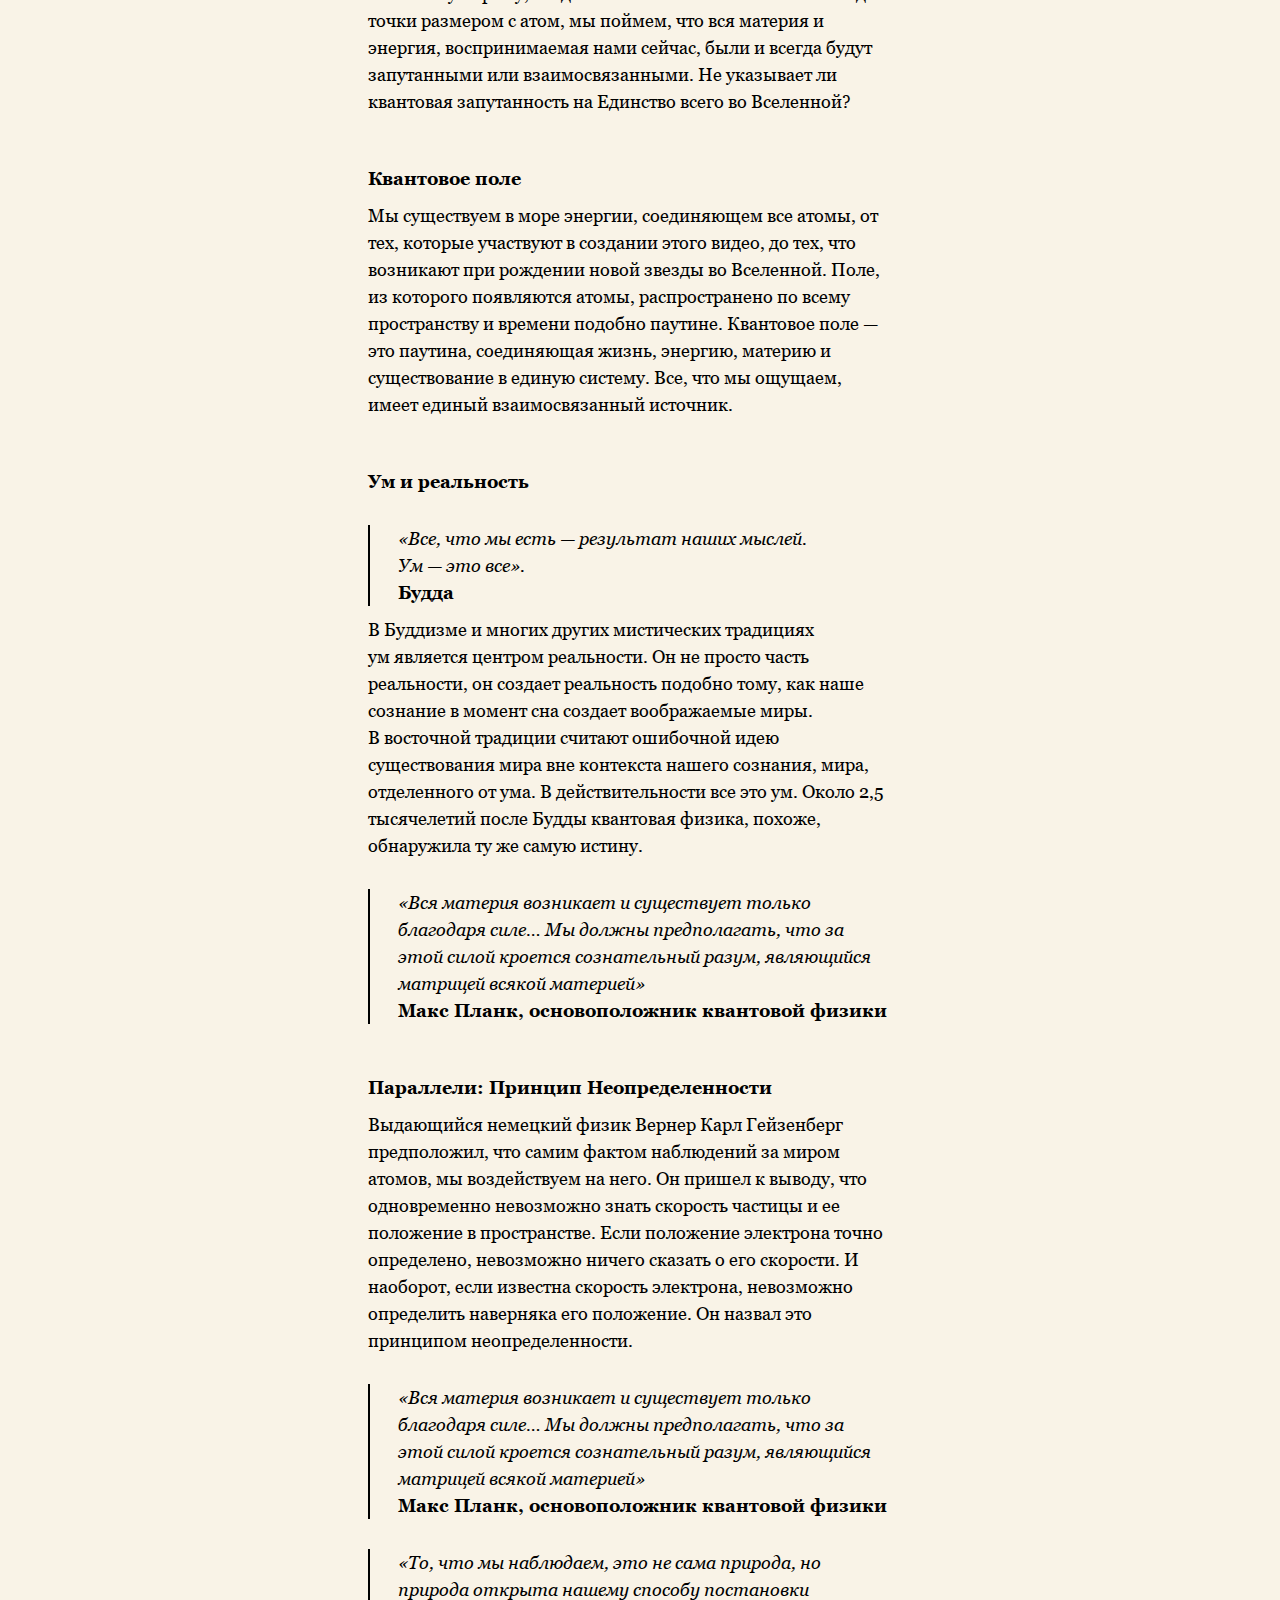
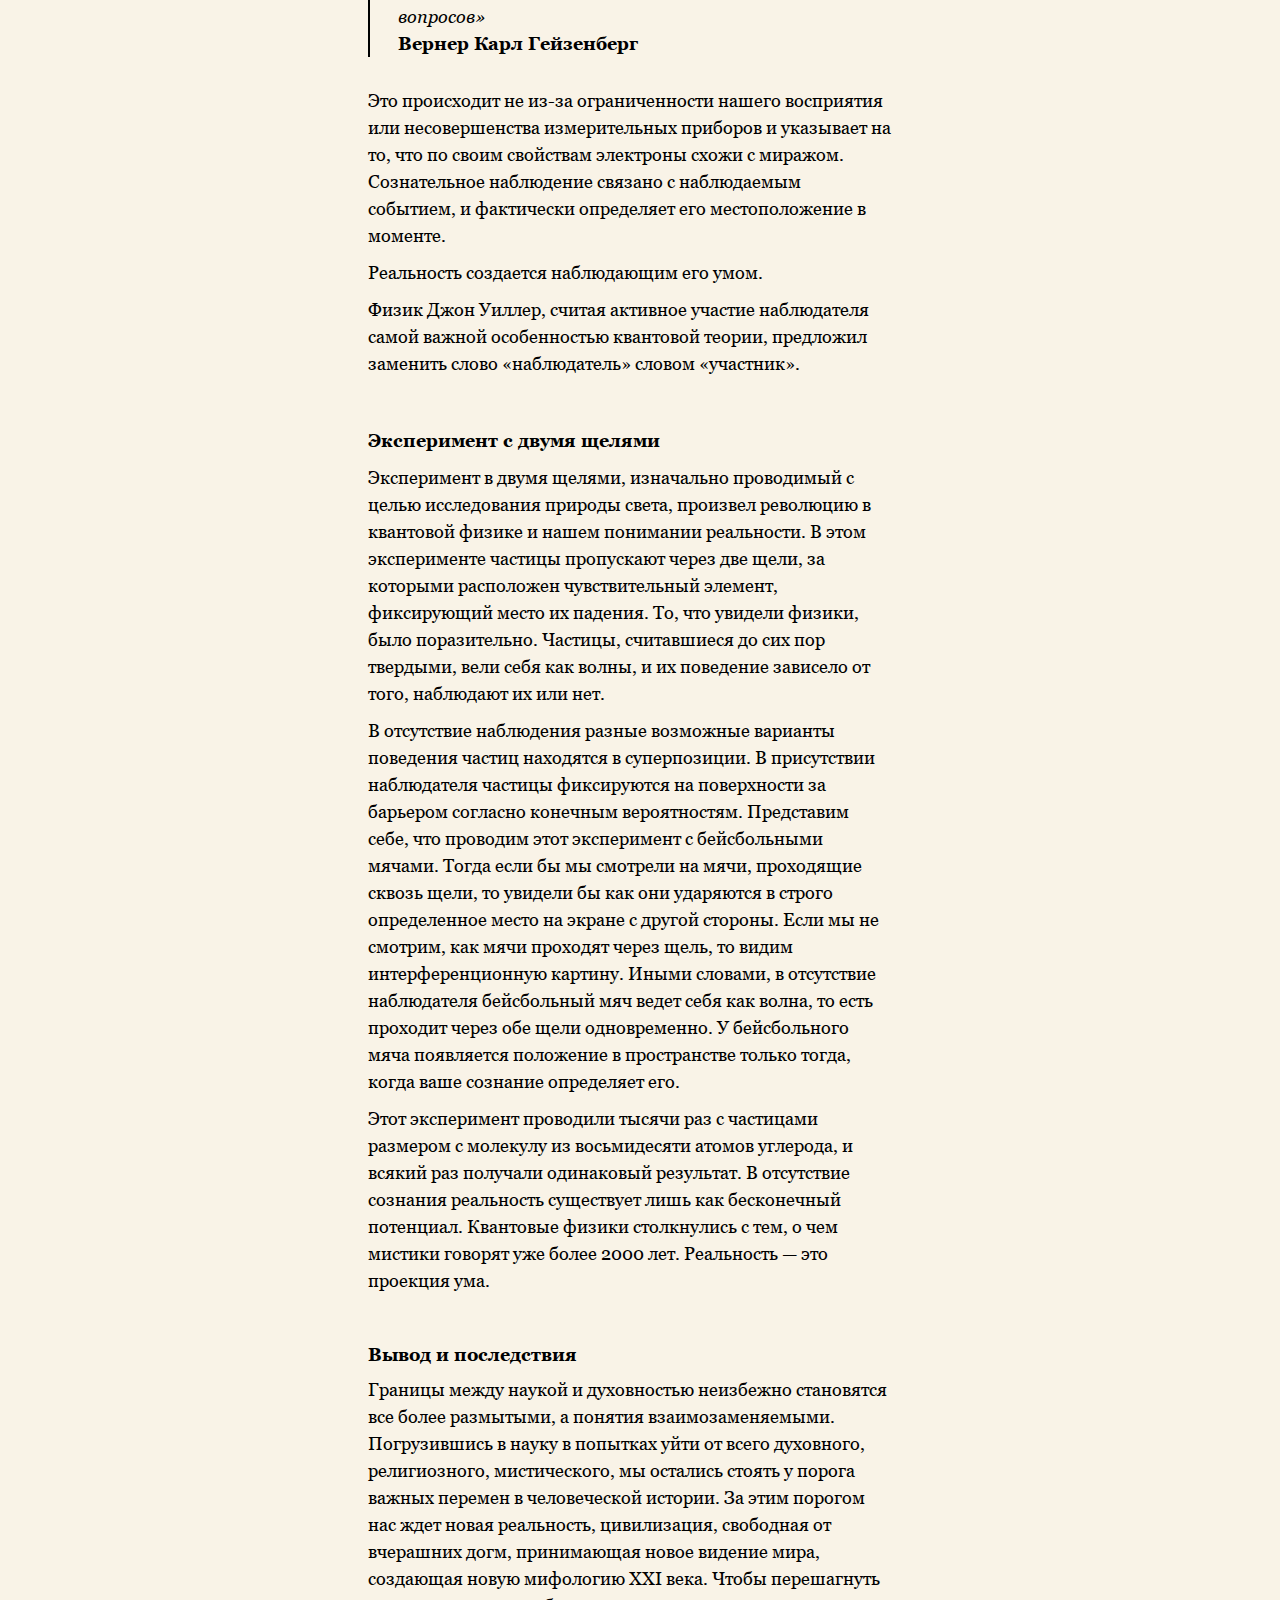
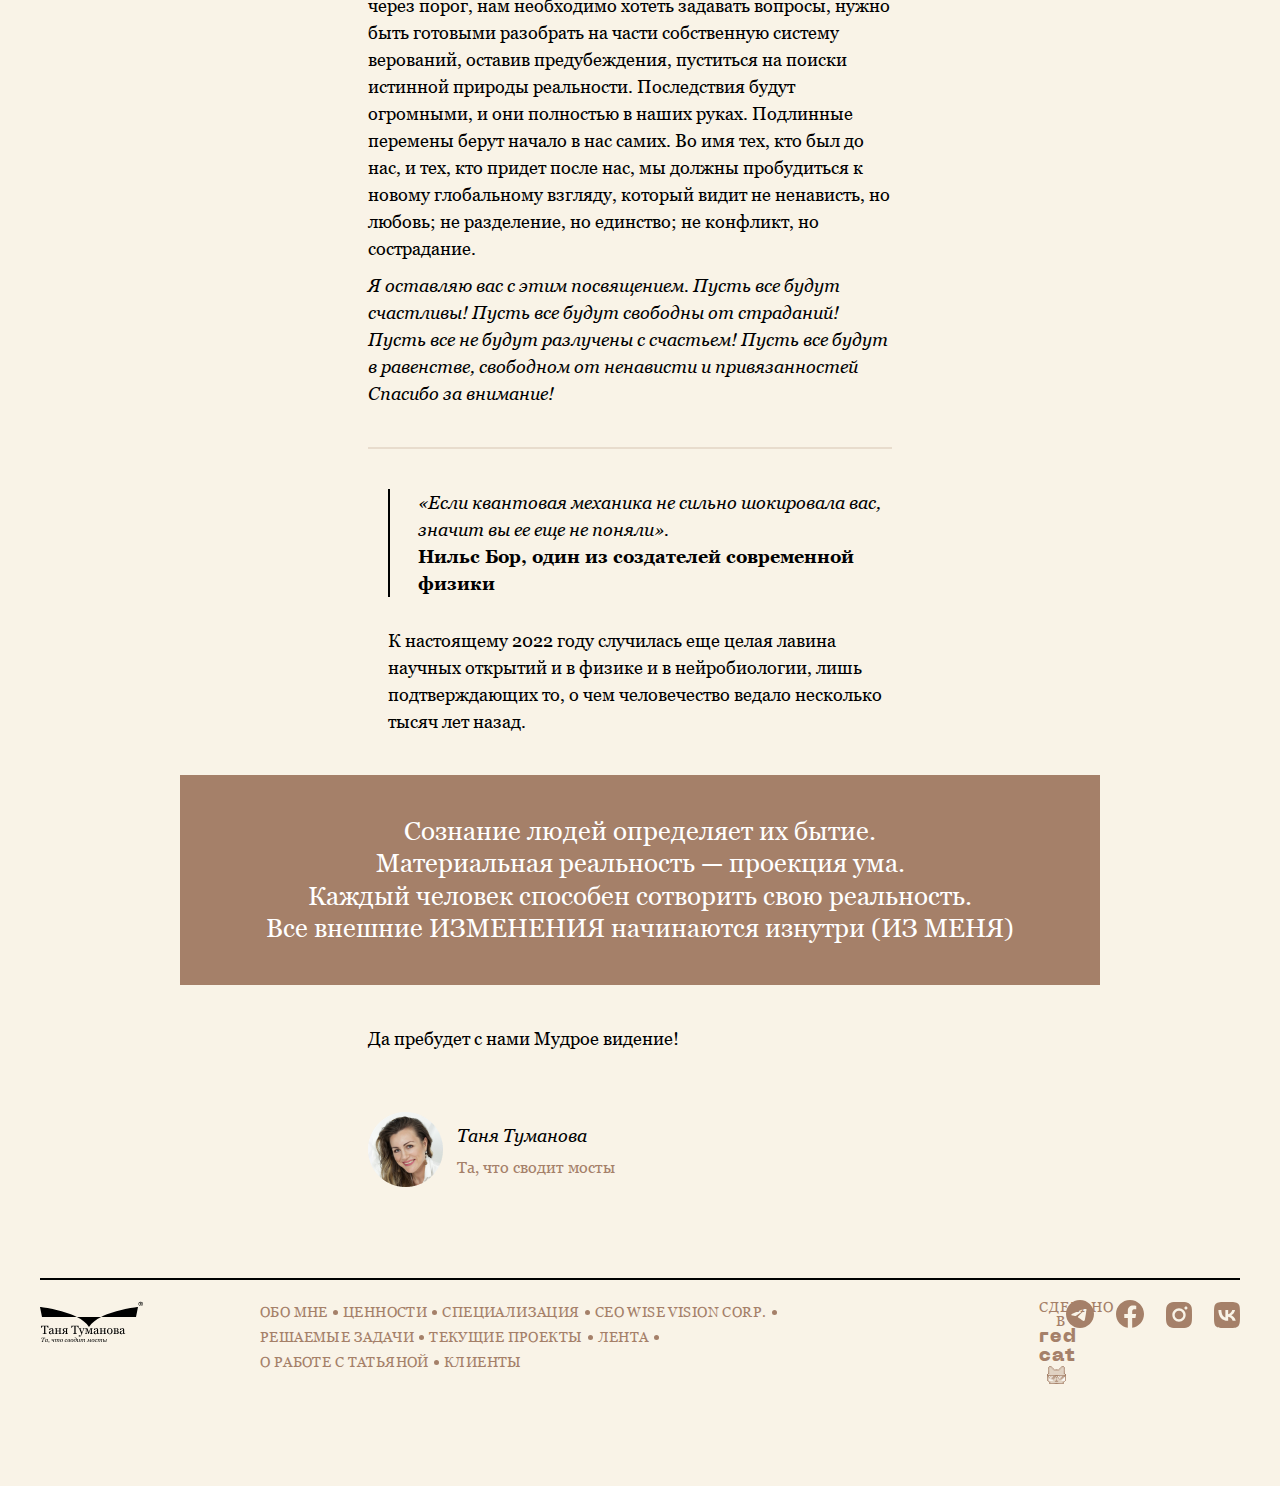
<file: nature.html>
<!DOCTYPE html>
<html lang="ru">

<head>
    <meta charset="UTF-8">
    <meta name="viewport" content="width=device-width, initial-scale=1.0">
    <link rel="stylesheet" href="styles/reset.css">
    <link rel="stylesheet" href="styles/style.css">
    <link rel="stylesheet" href="styles/variables.css">
    <link rel="stylesheet" href="styles/media.css">
    <title>Nature</title>
</head>

<body class="body">
    <header class="header" id="header">
        <div class="header__wrap">
            <div class="container flex-between">
                <a href="index.html"><img src="images/Мост-опора-3.svg" alt="Логотип компании"></a>

                <div class="header__center-text">
                    <p class="center-text-1">Ментор</p>
                    <div class="center-text-block"></div>

                    <p class="center-text-2">Executive-коуч</p>
                </div>

                <nav class="header__burger-nav">
                    <ul>
                        <li class="header__burger-list"><a id="header-menu-list-1" href="index.html#about_me"
                                class="header__link">ОБО
                                МНЕ</a></li>
                        <li class="header__burger-list"><a id="header-menu-list-2" href="index.html#values"
                                class="header__link">ЦЕННОСти</a></li>
                        <li class="header__burger-list"><a id="header-menu-list-3" href="index.html#specialization"
                                class="header__link">СПЕЦиАлизАЦия</a></li>
                        <li class="header__burger-list"><a id="header-menu-list-4"
                                href="index.html#CEO-WISE-VISION-CORP" class="header__link">CEO
                                WiSE Vision CoRp.</a></li>
                        <li class="header__burger-list"><a id="header-menu-list-5" href="index.html#tasks-to-be-solved"
                                class="header__link">РЕшАЕмыЕ ЗАДАчИ</a></li>
                        <li class="header__burger-list"><a id="header-menu-list-6" href="index.html#current-projects"
                                class="header__link">тЕкущиЕ
                                проЕкты</a></li>
                        <li class="header__burger-list"><a id="header-menu-list-7" href="index.html#lenta"
                                class="header__link">ЛЕнта</a></li>
                        <li class="header__burger-list"><a id="header-menu-list-7" href="index.html#about-job"
                                class="header__link">О
                                рАботЕ с ТАтьяной</a></li>
                        <li class="header__burger-list"><a id="header-menu-list-7" href="index.html#current-projects"
                                class="header__link">ТЕКУЩИЕ ПРОЕКТЫ</a></li>
                        <li class="header__burger-list"><a id="header-menu-list-7" href="index.html#clients"
                                class="header__link">КЛиЕнты</a></li>
                    </ul>
                </nav>
                <div class="header__burger-menu">
                    <span></span>
                    <div class="header__text-wrapper">
                        <p class="header__menu-text">МЕНЮ</p>
                    </div>
                </div>
            </div>
        </div>
    </header>

    <h1 class="nature__main">

    </h1>
    <main>
        <div class="btn__page"><a href="#header">
                <img class="btn__pageUp" src="./images/btn-up-page.svg" alt="Вверх"
                    onmouseover="this.src='./images/btn-up-page-hover.svg'; "
                    onmouseout="this.src='./images/btn-up-page.svg';">
            </a>
        </div>
        <section id="sec-1" class="sec-1">


            <div class="container-text">

                <nav class="nav__wrapper">
                    <h3>Наука</h3>
                    <p>06.08.2022</p>
                </nav>
                <div class="section__title">Природа реальности
                </div>
                <p>В золотое время живём, друзья, когда наука, философия<br>
                    и религия сливается воедино.</p>
                <p>C древнейших времен люди пытались познать природу<br> реальности, порождая различные парадигмы, <br>
                    от
                    спиритических, энергетических до материалистических.</p>
                <p>Духовные учения, основные мировые религии, просветленные мудрецы и святые в общем и целом об одном:
                    Бог —
                    един! Выбор за тобой, Человек, какой дорогой пойти, пункт назначения один для всех. Но помни,
                    истинный
                    путь всегда добродетелен! </p>
                <p>Золотой телец — вот мой Бог, — могут парировать некоторые. У современного среднестатистического
                    делового
                    человека иная система координат. Он, мол, верит только тому, что можно увидеть глазами, услышать
                    ушами и
                    потрогать руками. Некогда искать Бога!</p>

            </div>

        </section>

        <section>
            <div class="container-text-2">
                <div class="quote-container">
                    <div class="container-text">
                        «Не сознание людей определяет их бытие, а, наоборот, их общественное бытие определяет
                        их сознание».
                        <br> <span>Маркс, Ф.Энгельс</span>
                    </div>
                </div>
            </div>
        </section>
        <section class="sec-2">
            <div class="container-text">
                <p>
                    Действительно в последние века доминировала материалистическая парадигма, в которой внешняя
                    реальность
                    воздействует на мысли человека и никогда наоборот. Между сознанием и материей непреодолимая
                    пропасть,
                    которая стала сокращаться во многом благодаря работам Альберта Эйнштейна. Энергия = материя. </p>
                <p>В 2008 году американец Gerald Penilla снял фильм Where Science and Buddhism Meet, в котором собрал в
                    21
                    минуту основные объединяющие идеи во взгляде на природу реальности современных ученых и самой
                    аналитической древней философской системы. Приглашаю вас к просмотру оригинального фильма автора.
                    Под
                    каждой из двух частей привожу перевод на русский язык.</p>

            </div>
        </section>
        <section class="container-video">
            <iframe width="100%" height="573px" src="http://www.youtube.com/embed/qj_i7YqDwJA?si=PBEFJJ0kPvqfuqXy"
                title="YouTube video player" allowfullscreen></iframe>

        </section>
        <section class="sec-3">
            <div class="container-text-2">
                <div class="section__note">перевод</div>
                <h1 class="parts__title" id="part-1">Где встречаются Наука и Буддизм: Пустота, Единство и Природа
                    Реальности Часть I
                </h1>
                <p> Можно найти много общего в восприятии и понимании реальности между буддистской философией и
                    современной
                    наукой. Эти идеи не принадлежат исключительно буддизму, их можно найти в большинстве древних
                    восточных
                    философских учениях, однако именно буддизм наиболее гармонично перекликается с научными открытиями
                    последних столетий. Я хочу это проиллюстрировать, но давайте рассмотрим сначала три основных
                    буддистских
                    понятия, Пустоту (Emptiness), Взаимозависимость (Interconnectivity) и Природу Реальности (Nature of
                    Reality), и поищем им аналоги в современной науке.</p><br>
                <p>В комментариях к оригинальному видео Gerald Penilla на YouTube даны ссылки на книги, видео, вебсайты,
                    которые послужили автору источниками для фильма.</p><br>
                <p>В настоящем фильме будем опираться на то, что две кажущиеся противоположные модели восприятия,
                    нематериалистическое и материалистическое, интуитивное и рациональное, духовное и научное, в
                    действительности лишь два способа познания реальности. Две стороны одной медали. Во время просмотра
                    видео важно помнить, что существует большая разница между тем, как мы воспринимаем реальность, и
                    тем,
                    какова она на самом деле.</p>
                <h2 class="sec-3__title">Пустота (Emptiness)</h2>
                <p id="empty">Пустота — это то, из чего все появляется и куда возвращается. Будда учил, что реальность
                    возникает из
                    пустоты недвойственного и неисчерпаемого источника. Например, стул на котором вы сидите, компьютер,
                    на
                    который вы смотрите, даже ваше тело возникают в настоящий момент из пустоты.</p>
                <p>Чтобы лучше это проиллюстрировать, представьте тебе сон. В этом сне есть слон и есть вы. Вы думаете:
                    вот
                    это я, а вот это слон. Кажется, что это два независимых объекта. Но когда вы просыпаетесь, то
                    понимаете,
                    что и вы сами и этот слон были проявлениями вашего сознания, источника этого сна и бесконечного
                    многообразия воображаемых миров.</p>
                <p>Другим примером Пустоты может послужить страница книги, на которой ничего не написано. Хотя сама по
                    себе
                    пустая страница не несет смысла, на ней можно разместить бесконечное многообразие слов, предложений
                    и
                    историй. Таким образом, Пустоту можно считать полем с неограниченным потенциалом возможностей. Чтобы
                    приблизиться к пониманию этого, нам потребуется пересмотреть понимание нашей материальной
                    реальности. И
                    тогда мы увидим, что Пустота, или Дао в даосизме, или Брахман в индуизме, очень близка к понятию
                    квантового поля в квантовой физике. Но для начала давайте исследуем то, что выглядит как
                    материальная
                    реальность.</p>
                <h2 class="sec-3__title" id="parallels">Параллели: Корпускулярно-волновой дуализм</h2>
                <p>Наша реальность обладает дуалистической природой. Материя, из которой состоят одновременно предметы и
                    явления, существует в нематериальной форме волны и частицы. Частица-волна не имеет определенного
                    положения в пространстве и времени. Можно сказать, что она одновременно находится повсюду и
                    распределена
                    по всей Вселенной.</p>
                <p>Представьте яблоко в своей руке. Как частица это яблоко обладает точными координатами в пространстве
                    и
                    времени — в вашей руке. Но как волна это яблоко в то же время находится во всех возможных
                    состояниях.
                    Как же это возможно? Как может то, что кажется твердым, одновременно твердым не быть? И как может
                    то,
                    что обладает определенным положением в пространстве и времени, одновременно быть распределенным по
                    всей
                    Вселенной? Как ни поразительно это звучит, но данный факт подтвержден экспериментами, проведенными
                    тысячи раз с одним и тем же результатом. И то, что привело сначала сообщество физиков в шок, теперь
                    стало хорошо известным и общепринятым фактом. Выяснилось, что фактором, определяющим будет ли
                    частица
                    вести себя как частица или как волна, является наблюдатель, человеческое сознание.</p>
                <h2 class="sec-3__title" id="conscience">Сознание (Consciousness)</h2>
                <p>Качество частицы не предопределено заранее, а определяется тем, как ее воспринимает разум.</p>
                <p>Итак, то, что выглядит как реальность, это лишь один из двух аспектов реальности, которая может иметь
                    форму волны и частицы.</p>
                <h2 class="sec-3__title" id="empty-of-atoms">Пустота атомов</h2>
                <p>Атомы на 99.999 999 999 999% пустое пространство. Этот факт снова заставляет нас пересмотреть то, как
                    мы
                    воспринимаем самих себя и реальность. Если наше тело и все вокруг в основном состоит из пустого
                    пространства, почему предметы выглядят твердыми на взгляд и на ощупь. Это ощущение твердости
                    создается
                    силами отталкивания или притяжения между атомами, похожими на силы между двумя поднесенными друг к
                    другу
                    магнитами. Наши руки, пальцы на самом деле никогда ни к чему не прикасаются, а лишь испытывают силу
                    отталкивания, которая создает ощущение твердости. Хотите верьте, хотите нет, но на самом деле
                    физически
                    вы не касаетесь стула, на котором сидите, а скорее висите над ним за счет того, что атомы стула и
                    вашего
                    тела отталкивают друг друга. В действительности заставляет реальность выглядеть плотной море
                    колеблющейся энергии, а не что-то материальное. Не только ваше тело в основном пустота, но и все,
                    что вы
                    видите, чувствуете, и с чем взаимодействуете, по большей части состоит из пустоты.</p>
                <h2 class="sec-3__title" id="quantum-field">Квантовое поле</h2>
                <p>
                    В квантовой физике есть понятие квантового поля. Это электромагнитное поле, из которого происходит
                    материя. Частицы, возникающие из этого поля, не являются самостоятельными, но представляют собой
                    разные
                    формы одной системы, то есть поле и материя, возникающая из этого поля, есть одно и то же.
                </p>
                <div class="quote-container qoute-2">
                    «Следовательно, мы могли бы рассматривать вещество как области пространства, где поле чрезвычайно
                    сильно…В новой физике нет места ни для поля, ни для материи, ибо поле — единственная реальность».
                    <br> <span>Альберт Эйнштейн</span>
                </div>
                <p>Представьте поле бурным океаном, волны которого постоянно поднимаются и опускаются. Самая верхушка
                    гребня
                    волны — источник, из которого появляется наша материальная реальность. Остальная часть океана лежит
                    за пределами нашего восприятия, но тем не менее существует как потенциальный источник материи. Итак,
                    материя возникает из поля и в поле возвращается. Поле — постоянная среда, распределенная по всему
                    пространству и времени. Из этого поля появляются не только все частицы, которые мы воспринимаем,
                    но также основа всех без исключений атомов, из которых состоим мы и вся Вселенная в целом.</p>
                <h2 class="sec-3__title" id="oneness">Единство (Oneness)</h2>
                <p>Идея Единства или Взаимосвязанности в буддизме означает, что все во Вселенной тесно связано.
                    Представление будто мы существуем независимо от других людей и окружающего мира — это иллюзия.
                    Подлинная
                    природа и нас самих и реальности — это полное объединение и единство. Рассмотрим, как это
                    согласуется с
                    тем, что утверждает современная физика.</p>
            </div>
        </section>
        <section class="container-video">
            <iframe width="100%" height="573px" src="https://www.youtube.com/embed/ZlmrHMBW36w?si=lHPJ-dCEdmrSeMQT"
                title="YouTube video player" allowfullscreen></iframe>

        </section>
        <section class="sec-4 ">
            <div class="container-text-2">
                <div class="section__note">перевод</div>
                <h1 id="part-2">Где встречаются Наука и Буддизм: Пустота, Единство и Природа Реальности Часть II</h1>
                <h2 id="parallels-2">Параллели: Квантовая запутанность</h2>
                <p>Эйнштейн не принял квантовую теорию. В 1935 году совместно с несколькими физиками он провел
                    эксперимент,
                    который не только не опроверг квантовую теорию, но обнаружил еще одно удивительное явление,
                    квантовую
                    запутанность. Между двумя взаимодействующими частицами возникает особая связь. Когда на одну из
                    частиц
                    оказывается воздействие, например, путем измерения или наблюдения, другая частица моментально и в
                    точности повторяет поведение первой независимо от того, как далеко друг от друга они находятся в
                    комнате
                    или во Вселенной.</p>
                <p>Эйнштейну это показалось столь странным, что позднее он назвал это явление призрачным действием на
                    расстоянии. Чтобы понять насколько странное это явление, представим, что у вас и у вашего друга есть
                    два
                    баскетбольных мяча, которые перепутались, как бы далеко друг от друга вы не находились, каждый из
                    мечей
                    будет моментально реагировать при любом воздействии на другой мяч. Это может происходить на
                    расстоянии
                    миль друг от друга и даже сотен световых лет. По сути запутанные частицы ведут себя как если бы были
                    одним, а не несколькими разными объектами. Этим можно объяснить странное взаимодействие на
                    расстоянии.
                    Независимо от положения во времени и пространстве, две частицы всегда остаются взаимосвязаны.</p>
                <p>Если теперь мы вернемся к сингулярности, предшествующей Большому Взрыву, когда вся наша Вселенная
                    была
                    сжата до точки размером с атом, мы поймем, что вся материя и энергия, воспринимаемая нами сейчас,
                    были и
                    всегда будут запутанными или взаимосвязанными. Не указывает ли квантовая запутанность на Единство
                    всего
                    во Вселенной?</p>
                <h2 class="sec-4__title" id="quantum-field-2">Квантовое поле</h2>
                <p>Мы существуем в море энергии, соединяющем все атомы, от тех, которые участвуют в создании этого
                    видео, до
                    тех, что возникают при рождении новой звезды во Вселенной. Поле, из которого появляются атомы,
                    распространено по всему пространству и времени подобно паутине. Квантовое поле — это паутина,
                    соединяющая жизнь, энергию, материю и существование в единую систему. Все, что мы ощущаем, имеет
                    единый
                    взаимосвязанный источник.</p>
                <h2 class="sec-4__title" id="mind-and-reality">Ум и реальность</h2>
                <div class="quote-container">
                    <div class="container-text">
                        «Все, что мы есть — результат наших мыслей. <br>
                        Ум — это все».
                        <br> <span>Будда</span>
                    </div>
                </div>
                <p>В Буддизме и многих других мистических традициях ум является центром реальности. Он не просто часть
                    реальности, он создает реальность подобно тому, как наше сознание в момент сна создает воображаемые
                    миры. В восточной традиции считают ошибочной идею существования мира вне контекста нашего сознания,
                    мира, отделенного от ума. В действительности все это ум. Около 2,5 тысячелетий после Будды квантовая
                    физика, похоже, обнаружила ту же самую истину.</p>
                <div class="quote-container qoute-2">
                    «Вся материя возникает и существует только благодаря силе… Мы должны предполагать, что за этой силой
                    кроется сознательный разум, являющийся матрицей всякой материей»
                    <br> <span>Макс Планк, основоположник квантовой физики</span>
                </div>
                <h2 class="sec-4__title" id="parallels-3">Параллели: Принцип Неопределенности</h2>
                <p>Выдающийся немецкий физик Вернер Карл Гейзенберг предположил, что самим фактом наблюдений за миром
                    атомов, мы воздействуем на него. Он пришел к выводу, что одновременно невозможно знать скорость
                    частицы
                    и ее положение в пространстве. Если положение электрона точно определено, невозможно ничего сказать
                    о
                    его скорости. И наоборот, если известна скорость электрона, невозможно определить наверняка его
                    положение. Он назвал это принципом неопределенности.</p>
                <div class="quote-container qoute-2">
                    «Вся материя возникает и существует только благодаря силе… Мы должны предполагать, что за этой силой
                    кроется сознательный разум, являющийся матрицей всякой материей»
                    <br> <span>Макс Планк, основоположник квантовой физики</span>
                </div>
                <div class="quote-container qoute-2">
                    «То, что мы наблюдаем, это не сама природа, но природа открыта нашему способу постановки вопросов»
                    <br> <span>Вернер Карл Гейзенберг</span>
                </div>
                <p>Это происходит не из-за ограниченности нашего восприятия или несовершенства измерительных приборов и
                    указывает на то, что по своим свойствам электроны схожи с миражом. Сознательное наблюдение связано с
                    наблюдаемым событием, и фактически определяет его местоположение в моменте.</p>
                <p>
                    Реальность создается наблюдающим его умом.
                </p>
                <p>Физик Джон Уиллер, считая активное участие наблюдателя самой важной особенностью квантовой теории,
                    предложил заменить слово «наблюдатель» словом «участник».</p>
                <h2 class="sec-4__title" id="experiment">Эксперимент с двумя щелями</h2>
                <p>Эксперимент в двумя щелями, изначально проводимый с целью исследования природы света, произвел
                    революцию
                    в квантовой физике и нашем понимании реальности. В этом эксперименте частицы пропускают через две
                    щели,
                    за которыми расположен чувствительный элемент, фиксирующий место их падения. То, что увидели физики,
                    было поразительно. Частицы, считавшиеся до сих пор твердыми, вели себя как волны, и их поведение
                    зависело от того, наблюдают их или нет.</p>
                <p>В отсутствие наблюдения разные возможные варианты поведения частиц находятся в суперпозиции. В
                    присутствии наблюдателя частицы фиксируются на поверхности за барьером согласно конечным
                    вероятностям.
                    Представим себе, что проводим этот эксперимент с бейсбольными мячами. Тогда если бы мы смотрели на
                    мячи,
                    проходящие сквозь щели, то увидели бы как они ударяются в строго определенное место на экране с
                    другой
                    стороны. Если мы не смотрим, как мячи проходят через щель, то видим интерференционную картину. Иными
                    словами, в отсутствие наблюдателя бейсбольный мяч ведет себя как волна, то есть проходит через обе
                    щели
                    одновременно. У бейсбольного мяча появляется положение в пространстве только тогда, когда ваше
                    сознание
                    определяет его. </p>
                <p>Этот эксперимент проводили тысячи раз с частицами размером с молекулу из восьмидесяти атомов
                    углерода, и
                    всякий раз получали одинаковый результат. В отсутствие сознания реальность существует лишь как
                    бесконечный потенциал. Квантовые физики столкнулись с тем, о чем мистики говорят уже более 2000 лет.
                    Реальность — это проекция ума.</p>
                <h1 class="sec-4__title" id="сonclusion">Вывод и последствия</h1>
                <p>Границы между наукой и духовностью неизбежно становятся все более размытыми, а понятия
                    взаимозаменяемыми.
                    Погрузившись в науку в попытках уйти от всего духовного, религиозного, мистического, мы остались
                    стоять
                    у порога важных перемен в человеческой истории. За этим порогом нас ждет новая реальность,
                    цивилизация,
                    свободная от вчерашних догм, принимающая новое видение мира, создающая новую мифологию XXI века.
                    Чтобы
                    перешагнуть через порог, нам необходимо хотеть задавать вопросы, нужно быть готовыми разобрать на
                    части
                    собственную систему верований, оставив предубеждения, пуститься на поиски истинной природы
                    реальности.
                    Последствия будут огромными, и они полностью в наших руках. Подлинные перемены берут начало в нас
                    самих.
                    Во имя тех, кто был до нас, и тех, кто придет после нас, мы должны пробудиться к новому глобальному
                    взгляду, который видит не ненависть, но любовь; не разделение, но единство; не конфликт, но
                    сострадание.
                </p>
                <p><i class="sec-4__cursive pseudo-elem">Я оставляю вас с этим посвящением. Пусть все будут счастливы!
                        Пусть
                        все будут
                        свободны от страданий! Пусть все не будут разлучены с счастьем! Пусть все будут в равенстве,
                        свободном от ненависти и привязанностей<br>
                        Спасибо за внимание!</i></p>
            </div>
            <div class="sec-5">
                <div class="container-text-3">
                    <div class="quote-container qoute-2">
                        «Если квантовая механика не сильно шокировала вас, значит вы ее еще не поняли».
                        <br> <span>Нильс Бор, один из создателей современной физики</span>
                    </div>
                    <p>К настоящему 2022 году случилась еще целая лавина научных открытий и в физике и в нейробиологии,
                        лишь
                        подтверждающих то, о чем человечество ведало несколько тысяч лет назад.</p>
                </div>
                <div class="nature__block">
                    Сознание людей определяет их бытие. <br> Материальная реальность — проекция ума. <br>Каждый человек
                    способен сотворить свою реальность. <br>Все внешние ИЗМЕНЕНИЯ начинаются изнутри (ИЗ МЕНЯ)
                </div>
                <div class="container-text-2">
                    <p>Да пребудет с нами Мудрое видение!</p>
                    <div class="review__profile-user profile-user-2">
                        <div class="review__profile-avatar">
                            <img src="./images/Frame45.png" alt="Профиль">
                        </div>
                        <div class="review__profile-data">
                            <div class="review__profile-user-name">
                                <p class="profile__name">Таня Туманова</p>
                            </div>
                            <div class="review__profile-user-comment">Та, что сводит мосты</div>
                        </div>
                    </div>
                </div>
            </div>
        </section>
    </main>

    <footer class="container-4">
        <div class="footer__wrapper">
            <img class="black-logo-img" src="./images/black-logo.svg" alt="Логотип компании">
            <div class="footer__menu-wrapper">
                <ul class="footer__menu-list">
                    <li class="footer__menu-item"><a class="footer__menu-link" href="#about_me">Обо мне</a></li>
                    <li class="footer__menu-item"><a class="footer__menu-link" href="#values">Ценности</a></li>
                    <li class="footer__menu-item"><a class="footer__menu-link" href="#specialization">Специализация</a>
                    </li>
                    <li class="footer__menu-item"><a class="footer__menu-link" href="#CEO-WISE-VISION-CORP">CEO Wise
                            Vision Corp.</a></li>
                    <li class="footer__menu-item"><a class="footer__menu-link" href="#tasks-to-be-solved">Решаемые
                            задачи</a></li>
                    <li class="footer__menu-item"><a class="footer__menu-link" href="#current-projects">Текущие
                            проекты</a></li>

                    <li class="footer__menu-item"><a class="footer__menu-link" href="#lenta">Лента</a></li>
                    <li class="footer__menu-item"><a class="footer__menu-link" href="#about-job">О Работе с Татьяной</a>
                    </li>

                    <li class="footer__menu-item"><a class="footer__menu-link" href="#clients">Клиенты</a></li>
                </ul>
            </div>
            <div class="footer__made-with-wrapper">
                <div class="footer__made-with-social-media">
                    <a href="https://t.me/tvtumanova">
                        <img class="tg__footer-icon" src="./images/Telegram.svg"
                            onmouseover="this.src='./images/TG_hover.svg';"
                            onmouseout="this.src='./images/Telegram.svg';" alt="Telegram">
                    </a>
                    <a href="https://www.facebook.com/tvtumanova">
                        <img class="fc__footer-icon" src="./images/Facebook.svg"
                            onmouseover="this.src='./images/Facebook_hover.svg';"
                            onmouseout="this.src='./images/Facebook.svg';" alt="Facebook"></a>
                    <a href="https://www.instagram.com/tvtumanova">
                        <img class="in__footer-icon" src="./images/Instagram.svg"
                            onmouseover="this.src='./images/ins_hover.svg';"
                            onmouseout="this.src='./images/Instagram.svg';" alt="Instagram"></a>
                    <a href="https://vk.com/tvtumanova">
                        <img class="vk__footer-icon" src="./images/VK.svg"
                            onmouseover="this.src='./images/VK_hover.svg';" onmouseout="this.src='./images/VK.svg';"
                            alt="VK"></a>
                </div>
                <div class="footer__text-wrapper">
                    <a href="http://redcat.moscow/files/welcome-pres-redcat.pdf"> <p class="footer-text">Сделано в <span class="footer__red-cat-name">red cat</span>
                     
                        <img
                            class="footer__red-cat-logo" src="./images/Red-Cat_logo.svg" alt="Red-cat-logo"></p></a>
                </div>
            </div>
        </div>
    </footer>

    <script type="text/javascript" src="./script/script-nature.js"></script>
</body>

</html>
</file>
<file: styles/style.css>
html {
    box-sizing: border-box;
    background-color: var(--background-color-gray);

}

*,
*::before,
*::after {
    box-sizing: border-box;
}

a {
    color: inherit;
    text-decoration: none;
}


@font-face {
    font-family: "Georgia";
    src: url("../fonts/Georgia-regular.woff2") format("woff2");
    font-display: swap;
    font-weight: 400;
    font-style: normal;
}

@font-face {
    font-family: "Georgia";
    src: url("../fonts/Georgia-regular.woff") format("woff");
    font-display: swap;
    font-weight: 400;
    font-style: normal;
}

@font-face {
    font-family: "Georgia";
    src: url("../fonts/Georgia-Italic.woff2") format("woff2");
    font-display: swap;
    font-weight: 400;
    font-style: italic;
}

@font-face {
    font-family: "Georgia";
    src: url("../fonts/Georgia-Italic.woff") format("woff");
    font-display: swap;
    font-weight: 400;
    font-style: italic;
}

@font-face {
    font-family: "Georgia";
    src: url("../fonts/Georgia-Bold.woff2") format("woff2");
    font-display: swap;
    font-weight: 700;
    font-style: normal;
}

@font-face {
    font-family: "Georgia";
    src: url("../fonts/Georgia-Bold.woff") format("woff");
    font-display: swap;
    font-weight: 700;
    font-style: normal;
}

@font-face {
    font-family: "Druzhok";
    src: url("../fonts/Druzhok.woff2") format("woff2");
    font-display: swap;
    font-weight: 400;
    font-style: normal;
}


@font-face {
    font-family: "Druzhok";
    src: url("../fonts/Druzhok.woff") format("woff");
    font-display: swap;
    font-weight: 400;
    font-style: normal;
}

@font-face {
    font-family: "MinionPro";
    src: url("../fonts/MinionPro-It.woff2") format("woff2");
    font-display: swap;
    font-weight: 400;
    font-style: italic;
}

@font-face {
    font-family: "MinionPro";
    src: url("../fonts/MinionPro-It.woff") format("woff");
    font-display: swap;
    font-weight: 400;
    font-style: italic;
}

@font-face {
    font-family: "NeueMachina";
    src: url("../fonts/PPNeueMachina-InktrapUltrabold.woff") format("woff");
    font-display: swap;
    font-weight: 800;
    font-style: normal;
}

@font-face {
    font-family: "NeueMachina";
    src: url("../fonts/PPNeueMachina-InktrapUltrabold.woff2") format("woff2");
    font-display: swap;
    font-weight: 800;
    font-style: normal;
}

@font-face {
    font-family: "PTSans-Caption";
    src: url("../fonts/PTSans-Caption.woff") format("woff");
    font-display: swap;
    font-weight: 400;
    font-style: normal;
}

@font-face {
    font-family: "PTSans-Caption";
    src: url("../fonts/PTSans-Caption.woff2") format("woff2");
    font-display: swap;
    font-weight: 400;
    font-style: normal;
}

.light-bulp,
.butterfly,
.hands-heart,
.hands {
    width: 980px;
    height: 462px;
    object-fit: cover;
}

.header__wrapper {
    display: flex;
    justify-content: space-between;
}

.header {
    padding-top: 30px;
    width: 100%;
    position: absolute;
    background: linear-gradient(180deg, #A58069 73.44%, rgba(165, 128, 105, 0.00) 100%);
}

.header__wrap {
    margin-bottom: 40px;
}

.flex-between {
    display: flex;
    justify-content: space-between;
    align-items: flex-start;
}

.container {
    box-sizing: content-box;
    max-width: 1108px;
    position: relative;
    padding: 0 46px;
    margin: 0 auto;
}

.container-spec {
    margin: 0 auto;
    max-width: 1108px;
    position: relative;
    box-sizing: content-box;

}

.mentor__main {
    background: url('../images/Group.png') center/cover;
    background-repeat: no-repeat;
    box-shadow: inset 0 0 0 2000px rgba(240, 201, 179, 0.344);
    max-height: 1200px;

    width: 100%;
}


.sl__line-3,
.sl__line-4 {
    display: flex;
    transition: all 1s;
    overflow-x: hidden;
    margin: 0 auto;
}

.sl-4{
    
}

.sl__line-1 {
    display: flex;
    position: relative;
    left: 0;
    right: 0;
    margin: 0 auto;
    overflow-x: hidden;
    z-index: -1;
}

.sl__line-2 {
    animation: slider1Out .8s forwards;

    overflow-x: hidden;
    margin: 0 auto;
    display: flex;
    position: relative;
}

.obj-1 {
    max-width: 100%;
    background: linear-gradient(272deg, rgb(249, 243, 231) 4%, rgba(249, 243, 231, 0) 10%),
        linear-gradient(360deg, rgb(249, 243, 231) 4%, rgba(249, 243, 231, 0) 11%),
        linear-gradient(rgb(249, 243, 231) 1%, rgba(249, 243, 231, 0) 32%),

        url('../images/Pear-red.svg') 130% 7% / auto 143% no-repeat
}

.obj-2 {
    max-width: 100%;
    background:
        linear-gradient(0deg, #F9F3E7 1%, rgba(249, 243, 231, 0.00) 12%),
        linear-gradient(271deg, #F9F3E7 1%, rgba(249, 243, 231, 0.00) 16%),
        linear-gradient(180deg, #F9F3E7 1%, rgba(249, 243, 231, 0.00) 32%),
        url('../images/Pear-yellow.svg') 130% 7%/auto 143% no-repeat;
}

.mentor__main-title h1 {
    font-family: Druzhok, sans-serif;
    font-size: 136px;
    line-height: 112px;
    margin-top: 171px;
    color: var(--font-color);
    padding: 0;
    margin-bottom: 4px;
    white-space: pre-wrap;

}

.mentor__main-description {
    font-size: 32px;
    display: flex;
    font-family: Georgia;
    font-style: italic;
    line-height: normal;
    color: var(--font-color);
    margin-bottom: 7px;
}

.mentor__main-wrapper {
    display: grid;
    grid-template-columns: 40% 60%;
    grid-template-rows: 1fr;
    gap: 0px 0px;
    grid-template-areas:
        ". .";
}

.center-text-block {
    width: 100%;
    margin: 0 auto;
}

.center-text-block::after {
    content: '';
    width: 90%;
    display: block;
    height: 1px;
    position: relative;
    left: 35px;
    background: var(--color-gray);
}

.mentor__main-text {
    font-size: 16px;
    font-family: Georgia;
    font-style: normal;
    line-height: 150%;
    display: flex;
    max-width: 230px;
    color: var(--font-color);
    margin-bottom: 88px;

}

.mentor__main-itemWrapper {
    display: flex;
    flex-direction: column;
}

.mentor__main-img {
    display: grid;
    margin-top: 53px;
    width: 439px;
    height: 645.808px;
    margin-left: 233px;
    position: relative;
    display: block;
}

.header__burger-menu span {
    height: 2px;
    width: 100%;
    transform: scale(0);
    background-color: #FFF;
    align-items: center;
}

.header__burger-menu::before,
.header__burger-menu::after {
    content: '';
    position: absolute;
    height: 2px;
    width: 100%;
    transition: all 0.3s ease 0s;
    background-color: #FFF;
    transition: all 0.3s ease 0s;

}

.header__burger-menu::before {
    top: 0;

}

html, body {
    scroll-behavior: smooth;
}

.header__burger-menu::after {
    bottom: 0;

}



.header__burger-menu.active span {
    transform: scale(0);
}

.header__burger-menu.active::before {
    top: 50%;
    transform: rotate(-17.1deg) translate(0, -50%);
}

.header__burger-menu.active::after {
    bottom: 50%;
    transform: rotate(17.1deg) translate(0, 50%);
}

.header__burger-nav {
    position: fixed;
    display: none;
    flex-direction: column;
    width: 100%;
    height: auto;
    z-index: 3;
    top: 0;
    bottom: 0;
    left: 0;
    right: 0;
    overflow-y: scroll;
    padding: 37px 20px;
    background-color: #A58069;
    animation: burgerAnim 0.4s;
}

.header__burger-nav ul {
    position: absolute;
    margin-left: auto;
    margin-right: auto;
    left: 0;
    right: 0;
    text-align: center;
    overflow-y: hidden;
}

.header__burger-list:not(:last-child)::after {
    content: "";
    width: 20px;
    height: 20px;
    position: relative;
    border-radius: 40px;
    display: block;
    background: #FFF;
    margin: 20px auto;
}

.header__burger-list:last-child {
    padding-bottom: 50px;
}

.overflow-none {
    overflow: hidden;
}

.display-none {
    display: none;
}

.header__burger-list:first-child {
    margin-top: 60px;
}

.header__text-mini {
    display: none;

}

.header__link:hover {
    color: rgba(255, 255, 255, 0.5);
    ;
}

.header__burger-list {
    color: #fff;
    font-family: Druzhok, sans-serif;
    font-size: 5rem;
    line-height: 60px;
    letter-spacing: 0em;
    margin-top: 35px;
    text-align: center;
}

.open {
    display: flex !important;
}

.header__burger-menu {
    margin-top: 7px;
    display: flex;
    position: relative;
    z-index: 50;
    align-items: center;
    justify-content: flex-end;
    width: 40px;
    height: 10px;
    left: -66px;
    cursor: pointer;
}

.header__burger-menu p {
    font-size: 16px;
    font-family: Georgia;
    font-style: normal;
    line-height: 150%;
    display: block;
    left: 70px;
    letter-spacing: 0.64px;
    position: relative;
    color: var(--color-gray);
    text-transform: uppercase;
}

.header__center-text {
    font-size: 18px;
    font-style: normal;
    line-height: normal;
    display: flex;
    width: 278px;
    margin: 0 auto;
    justify-content: space-between;
    color: var(--font-color);
    align-items: center;
}

.center-text-1 {
    font-size: 18px;
    font-family: Georgia;
    line-height: normal;
    color: var(--font-color);
    margin-right: -25px;
}

.center-text-2 {
    font-size: 18px;
    font-family: Georgia;
    font-style: normal;
    line-height: normal;
    color: var(--font-color);
    width: 425px;
    margin-left: 35px;
}

.center-text-block {
    width: 100%;
}

/* .header__center-text p:not(:last-child)::after {
    content: '';
    width: 72px;
    display: block;
    height: 1px;
    position: relative;
    bottom: 11px;
    left: 72px;
    background: var(--color-gray);

} */

.header__list li:not(:first-child) {
    padding-left: 30px;
}

.nav-menu__2-lvl {
    margin-left: 12px;
    margin-top: 5px;
}

.nav-menu__2-lvl li {
    margin-bottom: 8px
}


@keyframes burgerAnim {
    from {
        opacity: 0
    }

    top {
        opacity: 1
    }
}

.btn {
    padding: 15px 10px;
}

.mentor__connect-btn {
    z-index: 2;
    outline: none;
    padding: 15px 28px;
    border: 2px solid #FFF;
    border-radius: 70px;
    background: none;
    color: var(--color-gray);
    font-size: 16px;
    font-family: Georgia;
    font-style: normal;
    font-weight: 700;
    display: inline-block;
    line-height: 150%;
    letter-spacing: 1.28px;
    cursor: pointer;
}





.mentor__connect-btn:hover {
    background: var(--color-gray);
    color: var(--font-color-invers-darker);
}

.mentor__connect-btn:hover path,
.mentor__connect-btn path:focus {
    fill: var(--font-color-invers-darker);
}

.mentor__connect-btn path:active {
    fill: white;
}

.container-text {
    max-width: 544px;
    position: relative;
    margin: 0 auto;
}

.container-text,
.container-text-2,
.container-text-3,
.container-text-4 {
    padding-left: 20px;
    padding-right: 20px;
}


.container-text {
    padding-left: 0;
    margin-top: 30px;
}


.container-text-2 {
    padding-left: 0;
}

.about__play--hidden {
    display: none;
}


.anchor-text {
    width: 322px;
    position: sticky;
    padding: 10px;
    left: 70%;
    float: left;
    top: 50px;
    z-index: 2;

    backdrop-filter: blur(30px);
}

.container-text p {
    margin-bottom: 10px;
}

.anchor-text::before {
    content: "";
    width: 2px;
    position: absolute;
    height: 97%;
    display: flex;
    left: -5px;
    background: rgba(165, 128, 105, 1);
}

.section__title {
    font-family: Georgia, sans-serif;
    font-size: 38px;
    color: var(--font-color-black);
    font-style: normal;
    font-weight: 400;
    line-height: 150%;
    margin-bottom: 20px;
}

.anchor-text h1 {
    font-family: Georgia, sans-serif;
    font-size: 12px;
    font-style: normal;
    font-weight: 700;
    line-height: 150%;
    letter-spacing: 1.2px;
    text-transform: uppercase;
    color: var(--font-color-black);
    margin-bottom: 16px;
}

.nav-menu__1-lvl {
    font-family: "PTSans-Caption", sans-serif;
    font-size: 14px;
    font-style: normal;
    font-weight: 400;
    line-height: 120%;
    position: relative;
}

.nav-menu__item:hover {
    text-decoration: underline;
}

.nav-menu__item {
    font-weight: 400;
    line-height: 120%;
}
.nav__wrapper h3::after {
    content: "";
    width: 5px;
    margin-left: 10px;
    margin-right: 10px;
    height: 5px;
    display: inline-block;
    border-radius: 10px;
    vertical-align: middle;
    background: rgba(165, 128, 105, 0.4);
}


.container-text-2 {
    margin: 0 auto;
    max-width: 544px;
}

.nav__wrapper {
    display: flex;
    font-family: Georgia, sans-serif;
    font-size: 18px;
    font-style: italic;
    align-items: baseline;
    font-weight: 400;
    line-height: 125%;
    color: var(--nature-title-section);
}

.nav__wrapper p {
    color: var(--nature-title-section);
}

.main-block__flex {
    display: flex;
    justify-content: end;
}

.secs {
    margin-top: 46px;
    padding: 0;
}

.mentor__second-section {
    padding-top: 45px;
    font-size: 136px;
    font-family: Druzhok, sans-serif;
    font-style: normal;
    margin-bottom: 44px;
    line-height: 112px;
    color: var(--font-color-invers);
    clear: left
}

.mentor {
    margin: 0 auto;
    margin-bottom: 127px;
}

.mentor__section-name {
    font-size: 14px;
    font-family: Georgia;
    font-style: italic;
    line-height: normal;
    color: var(--font-color-black);
    margin-top: -20px;
    position: absolute;
}

.mentor__text-description {
    width: 331px;
}

.mentor__text-item {
    flex-direction: column;
}

.mentor__text-item:not(:first-child) {
    margin-left: 20px;
}

.sl__img {
    width: auto;
}

.sl__img:first-child {
    opacity: 1;
}

/* 
.mentor__text-item-1 {
    width: 292px;
} */

.spirit__pear {
    width: 715px;
    height: 1045px;
    position: relative;
    left: -140px;
    top: -210px;
}


/* .mentor__text-item-2 {
    width: 365px;
} */


.mentor__text-header {
    font-family: Druzhok, sans-serif;
    font-style: normal;
    line-height: normal;
    font-size: 36px;
    color: var(--font-color-invers-darker);
}

.mentor__text-description {
    font-size: 18px;
    font-family: Georgia, sans-serif;
    font-style: normal;
    line-height: 150%;
    color: var(--font-color-black);
    margin-bottom: 6px;
}

.mentor__text-description p {
    margin-top: 14px;

}

.mentor__text-section {
    display: flex;
    flex-wrap: wrap;
}


/* ------------------------------------------------Слайдер - 1 -------------------------------------------*/

.sl {
    max-width: 1038px;
    overflow: hidden;
    margin-bottom: 20px;
    margin-left: 75px;

}

.sl__anim {
    background: var(--background-color-gray);
}

.sl__line {
    display: flex;
    align-items: center;
    z-index: 2;
    justify-content: space-between;
    animation: fade 1.5s linear forwards;

}



.sl__btn-prev {
    position: absolute;
    left: 1%;
    top: 50%;
    transform: translateY(-50%) rotate(90deg);
    background-color: transparent;
    border: none;
}

.sl__btn-next {
    display: none;
}

.reviews-text {
    position: relative;
    top: -15px;
    float: left !important;
    margin-left: 269px;
}



.sl__dot:not(:last-child)::after,
.sl__dot-1:not(:last-child)::after {
    content: "";
    display: flex;
    width: 5px;
    height: 5px;
    align-items: center;
    margin-left: 7px;
    align-self: center;
    top: 128px;
    border-radius: 20px;
    background: var(--font-color-black);
}


.sl__dot:hover {
    text-decoration: underline;
    text-underline-offset: 2px;
    text-decoration-color: #000;
}


.sl__dot,
.sl__dot-1 {
    display: flex;
}

.sl__dot {
    height: 26px;
}



.sl__dot-1 {
    position: relative;
    left: 0;
    height: 18px;
}

.sl__dot-1:hover {
    text-decoration: underline;
    text-underline-offset: 2px;
    text-decoration-color: var(--font-color-black);
}

.spirit-int__wrapper {
    font-size: 18px;
    font-family: Georgia, sans-serif;
    font-style: normal;
    font-weight: 700;
    display: flex;
    line-height: 125%;
    margin-top: 212px;
    width: 459px;
    color: var(--font-color-black);
}

.spirit-int__descr {
    font-size: 16px;
    font-family: Georgia;
    font-style: italic;
    margin-top: 14px;
    padding-left: 10px;
    line-height: 150%;
    width: 520px;
    color: var(--font-color-black);
    margin-bottom: 6px;

}

.spirit-int__descr::before {
    content: '';
    width: 50px;
    position: absolute;
    margin-top: 26px;
    height: 2px;
    display: block;
    transform: rotate(90deg);
    margin-left: -33px;
    background: black;
}

.sl__wrapper {
    z-index: 1;
    position: relative;
    display: flex;
    column-gap: 10px;
    overflow-x: auto;
    justify-content: end;
    margin-top: 20px;
    width: 100%;
    font-size: 16px;
    font-family: Georgia, sans-serif;
    font-style: normal;
    line-height: 150%;
    color: var(--font-color-black);
    cursor: pointer;
}

.spirit__sl-pag {
    display: inline-flex;
    column-gap: 10px;
    flex-direction: row;
    margin-top: 182px;
    position: absolute;
    cursor: pointer;
    font-style: italic;
    margin-bottom: 10px;
}

/* .slider__dot {
    width: 16px;
    height: 16px;
    border: 1px solid #524336;
} */

/* .slider__dot:hover {
    background-color: #BB8C5F;
} */

.active-dot {
    color: var(--font-color-invers-darker);
    text-decoration: none !important;

}

.active-dot:hover {
    text-decoration: none !important;
}

.sl__img--active {
    animation: fade 1.5s linear forwards;
    display: block;
}

.sl__img {
    display: block;
}

@keyframes fade {
    0% {
        opacity: 0;
    }

    100% {
        opacity: 1;
    }
}

.active-dot-1 {
    color: var(--font-color-invers-darker);

}

.active-dot-1:hover {
    text-decoration: none;
}

.sl__btn-next img,
.sl__btn-prev img {
    width: 50px;
}

@media (max-width: 850px) {

    .sl__btn-next img,
    .sl__btn-prev img {
        width: calc(20px + (50 - 20) * ((100vw - 320px) / (850 - 320)));

        /* 50 - макс. ширина, которая нам нужна;
        20, 20px - мин. ширина, которая нам нужна;
        100vw - полная ширина экрана;
        320, 320px - мин. разрешение до которого будет уменьш. наше свойство;
        850 - разрешение экрана, с которого начинает ужиматься наш slider; */
    }

    /* 
    .slider__dot {
        width: calc(10px + (16 - 10) * ((100vw - 320px) / (850 - 320)));
        height: calc(10px + (16 - 10) * ((100vw - 320px) / (850 - 320)));
    } */

    .sl__wrapper {
        column-gap: calc(5px + (10 - 5) * ((100vw - 320px) / (850 - 320)));
    }
}

/* ------------------------------------------------------------------------------------------ */

.mentor__rectangle {
    width: 396px;
    height: 682px;
    border: 1px solid var(--color-border-of-rectangle);
    position: absolute;
    margin-top: -75px;
    margin-left: -70px;
    z-index: 0;
}

.mentor__rectangle-2 {
    width: auto;
    margin-left: -2px;
    padding: 25px 20px;
    border: 1px solid var(--color-border-of-rectangle);
    z-index: -1;
}

.vision-corp__desc-wrapper {
    width: 577px;
}

.vision-copr__rectangle-2-wrapper {
    margin-left: 60px;
}

.vision-corp-img {
    width: 590px;
    object-fit: cover;
    height: 485px;

}

.vision-copr__rectangle-2-wrapper h3 {
    font-size: 18px;
    font-family: Georgia, sans-serif;
    font-style: normal;
    line-height: 120%;
    letter-spacing: 0.54px;
    color: var(--font-color-black);
}

.vision-corp__descr-text {
    font-size: 18px;
    font-family: Georgia, sans-serif;
    font-style: normal;
    margin-top: 15px;
    line-height: 150%;
    color: var(--font-color-black);
}

.vision-corp__descr-link {
    font-size: 18px;
    font-family: Georgia;
    font-style: normal;
    margin-top: 10px;
    line-height: 170%;
    color: var(--font-color-links);
    text-decoration: underline;
    cursor: pointer;
}

.vision-corp__descr-link:hover,
.vision-corp__descr-link:active {
    color: var(--font-color-links-hover);
    cursor: pointer;
}

.values__sl {
    margin: 0 auto;
    position: relative;
    text-align: center;
}


.sl__section-title {
    position: absolute;
    z-index: 2;
    font-family: Druzhok, sans-serif;
    font-style: normal;
    bottom: 14px;
    letter-spacing: 26px;
    font-size: 130px;
    color: var(--font-color-invers-darker);
}

.sl__section-description {
    width: 220px;
    position: absolute;
    text-align: left;
    bottom: 20px;
    left: 132px;
    font-size: 16px;
    font-family: Georgia, sans-serif;
    font-style: normal;
    line-height: 150%;
    color: var(--font-color-black);
}

.sl__section-description p {
    margin-top: 4px;
    font-style: italic;
}

.spirit-int__title {
    text-transform: uppercase;
    position: absolute;
    margin-top: 118px;
    font-size: 18px;
    font-family: Georgia, sans-serif;
    font-style: normal;
    font-weight: 700;
    line-height: normal;
    color: var(--font-color-invers-darker);
}

.spirit-int__lists {
    width: 450px;
    font-size: 16px;
    font-family: Georgia, sans-serif;
    font-style: normal;
    line-height: 130%;
    color: var(--font-color-black);
    margin-left: 23px;
}

.spirit-int__section-title {
    font-style: normal;
    text-align: left;
    margin-left: 435px;
    position: absolute;
    top: 38px;
    line-height: 80px;
    font-family: Druzhok, sans-serif;
    font-size: 90px;
    color: var(--font-color-invers-darker);
}

.spirit-int__lists ul li {
    list-style-type: disc;
    margin-top: 10px;
}

.sl-1,
.sl-2 {
    overflow: hidden;
    margin-bottom: 25px;
    transform: translateX(0);
    transition: transform 1.3s ease-in-out;
}

.sl-2 {
    margin-top: -10px;
}

.sl-3 {
    position: relative;
    overflow: hidden;
    left: 0;
    right: 0;
}

.lenta {
    position: relative;
}

.sl-4 {
    position: relative;
    overflow: hidden;
    left: 0;
    right: 0;
    margin-bottom: 93px !important;
}

.btn-nxt-circle-1 {
    width: 4px;
    position: relative;
    background: var(--font-color-invers-darker);
    height: 4px;
    border-radius: 30px;
    top: 18px;
}

.btn-nxt-circle-2 {
    width: 4px;
    position: absolute;
    background: var(--font-color-invers-darker);
    height: 4px;
    left: 50%;
    transform: translate(-50%);
    border-radius: 30px;
    bottom: 23px;
}


.lenta__descr-wrapper {
    padding: 40px 52px;
}

.sl__lenta-btn {
    top: 50%;
}

.lenta__descr-wrapper h3 {
    font-family: Georgia, sans-serif;
    font-size: 32px;
    font-style: normal;
    line-height: 120%;
    letter-spacing: 1.38px;
    text-transform: uppercase;
    color: var(--font-color-black);
    margin-bottom: 40px;
    word-wrap: normal;
}

.lenta__descr-wrapper p {
    font-family: Georgia, sans-serif;
    font-size: 18px;
    font-style: normal;
    font-variant-numeric: lining-nums proportional-nums;

    line-height: 150%;
    color: var(--font-color-black);
}

.spirit-int__lists span {
    color: var(--color-text-gray);
}

.vision-copr__wrapper {
    display: flex;
    flex-wrap: wrap;
    position: relative;
}

.container-2 {
    max-width: 1200px;
    box-sizing: content-box;
    margin: 0 auto;
}

.container-4 {
    max-width: 1200px;
    box-sizing: content-box;
    margin: 0 auto;
    padding: 20px;

}

.vision-copr-text {
    display: none;
}

.vision-corp__desc-wrapper h1 {
    margin-top: 30px;
    font-size: 90px;
    font-family: Druzhok, sans-serif;
    font-style: normal;
    line-height: 80px;
    margin-left: 20px;
    color: var(--font-color-invers-darker)
}

.problem-solving {
    background: url('../images/clock-bg.png') 100%/100% no-repeat;

}

.sl__btn-next-3,
.sl__btn-prev-3,
.sl__btn-prev-4,
.sl__btn-next-4 {
    background: none;
    border: none;
    outline: none;
    cursor: pointer;
}

.sl__btn-prev-3 {
    left: 51px;
    top: 36%;
    z-index: 999;
    position: absolute;
}


.sl__btns-3 {
    background: none;
    border: none;
    outline: none;
    cursor: pointer;
}

.sl__btn-next-3 {
    position: absolute;
    z-index: 999;
    top: 36%;
    right: 70px;
}

.sl__btn-prev-4 {
    position: absolute;
    top: 15px;
    left: 0;
}


.sl__btn-next-4 {
    position: absolute;
    top: 15px;
    right: -5px;
}

.vision-corp-logo {
    position: absolute;
    left: 20px;
    bottom: 20px;
}

.problem-solving__list p {
    margin-top: 309px;
}

.problem-solving__title {
    font-size: 90px;
    font-family: Druzhok, sans-serif;
    font-style: normal;
    line-height: 80px;
    color: var(--font-color);
    margin-bottom: 155px;
    top: 30px;
    display: inline-block;
    margin-left: 46px;
    position: relative;
    z-index: 1;
}

.problem-solving__wrapper {

    display: flex;
    text-align: center;
    font-size: 16px;
    font-family: Georgia, sans-serif;
    font-style: normal;
    line-height: 150%;
    color: var(--font-color);
    text-align: center;
}




.problem-solving__item-1,
.problem-solving__item-2,
.problem-solving__item-3,
.problem-solving__item-4,
.problem-solving__item-5 {
    bottom: 0px;
    height: 100%;
    width: 240px;
    position: absolute;
    background: rgba(165, 128, 105, 0.70);
}

.problem-solving {
    position: relative;
    height: 500px;
}

.problem-solving__wrapper li {
    width: 240px;
}

.problem-solving__line__wrapper {
    display: flex;
    position: relative;
    margin-top: 120px;

}

.problem-solving__line {
    stroke-dashoffset: 28px;
    stroke-dasharray: 133px;
    height: 2px;
    z-index: 1;
}

#progress-bar-i-1,
#progress-bar-i-2,
#progress-bar-i-3,
#progress-bar-i-4,
#progress-bar-i-5 {
    opacity: var(--opacity);
}

.problem-solving__progress-bar-circle {
    height: 14px;
    border-radius: 63px;
    width: 15px;
    position: absolute;
    left: 50%;
    align-items: center;
    transform: translate(-50%);
    top: -6px;
    border: 1px solid #fff;
    z-index: 1;
}

.problem-solving__list::after {
    width: 4px;
    height: 4px;
    border-radius: 5px;
    content: "";
    display: flex;
    margin-top: -3px;
    left: 50%;
    transform: translateX(-50%);
    position: relative;
    background: #FFF;
}

.problem-solving__line:nth-child(2n) {
    stroke-dashoffset: 10px;
    z-index: 1;
    margin-left: 30px;
    display: inline;
}

.problem-solving__item-text {
    margin-top: 272px;
    -webkit-touch-callout: none;
    /* iOS Safari */
    -webkit-user-select: none;
    /* Safari */
    -khtml-user-select: none;
    /* Konqueror HTML */
    -moz-user-select: none;
    /* Old versions of Firefox */
    -ms-user-select: none;
    /* Internet Explorer/Edge */
    user-select: none;
    /* Non-prefixed version, currently*/
    position: relative;
}

.sl-img-2,
.sl-img-3,
.sl-img-4 {
    display: flex;
    flex-wrap: wrap;
    align-items: baseline;
}

.margin-wrapper {
    position: relative;
}

.sl-img-2 {
    margin: 0 auto;
    flex: 1;
    position: relative;
}

.sl-img-3 {
    display: flex;
    flex: 100% 0;
}

.problem-solving__progress {
    display: flex;
    text-align: center;
    font-size: 16px;
    font-family: MinionPro, sans-serif;
    font-style: italic;
    line-height: normal;
    color: var(--font-color);
    position: relative;
    top: 140px;
}

.problem-solving__line {
    opacity: 1;
    position: relative;
    margin-left: auto;
    margin-right: auto;
}


.sl-img-3 {
    display: block;
    width: 100%;
    height: 100%;
    position: relative;


}

.problem-solving__progress-bar-i {
    display: inline-block;
    position: absolute;
    bottom: 20px;
    left: 50%;
    transform: translate(-50%);
    font-size: 16px;
    font-family: MinionPro, sans-serif;
    font-style: italic;
    line-height: normal;
}

.problem-solving__progress-bar {
    display: flex;
    position: relative;
    top: 121px;
}

.review__wrapper {
    display: flex;
    flex-wrap: wrap;
}

.current-project__descr-wrapper {
    padding: 30px 30px;


}

.sl-2::after {
    width: 550px;
    height: 2px;
    display: block;
    margin-left: 620px;
    content: "";
    margin-top: 0px;
    background: var(--line-color-background-invers);
}

.sl3-inner {
    display: flex;
}

.current-project__descr-wrapper:first-child {
    width: 90%;
    content: "";
    height: 2px;
    position: absolute;
    display: block;
    margin-top: 65px;
    background: var(--line-color-background-invers)
}

.review__descr-wrapper {
    width: 1108px;
    justify-content: flex-start;
}

.sl-4:after {
    content: "";
    height: 2px;
    display: block;
    left: 50%;
    bottom: 2px;
    transform: translate(-50%);
    position: absolute;
    width: 100%;
    background: var(--line-color-background-invers);
}

.review__section-title {
    width: 550px;
    margin-top: 2px;
}

.review__descr-text {
    text-align: left;
    max-width: 360px;
    width: auto;
    margin-left: 20px;
    font-family: Georgia, sans-serif;
    font-size: 18px;
    font-style: normal;
    line-height: 150%;
    margin-top: 200px;
}

.review__descr-text:first-child {
    margin-left: 372px;
}

.review__text {
    display: inline-block;
    padding: 1%;
}

.review__text-2:first-child {
    display: inline-block;
    padding-top: 0px;
}

.review__text-2 {
    display: inline-block;
    padding: 2px;
}

.review__section-title {
    font-size: 90px;
    font-family: Druzhok, sans-serif;
    font-style: normal;
    color: var(--font-color-invers);
    line-height: 80px;
    margin-bottom: 42px;
}

.current-project__wrapper {
    display: flex;
    flex-direction: row;
    flex-wrap: nowrap;
}

.current-project-img {
    margin: 0 auto;
}



.sl__btn-control p {
    line-height: 150%;
    text-align: center;
    font-size: 16px;
    font-family: Georgia, sans-serif;
    font-style: normal;
    line-height: 150%;
    color: var(--font-color-invers-darker);
}

.sl-4__btns-wrapper {
    line-height: 150%;
    text-align: center;
    font-size: 16px;
    font-family: Georgia, sans-serif;
    font-style: normal;
    padding-left: 15px;
    padding-right: 15px;
    bottom: 34px;
    z-index: 3;
    width: 143px;
    position: absolute;
    line-height: 150%;
    color: var(--font-color-invers-darker);
}



.current-project {
    position: relative;
    margin-bottom: 54px;
}

.sl-2__btns-wrapper {
    padding-left: 15px;
    padding-right: 15px;
    line-height: 150%;
    text-align: center;
    font-size: 16px;
    font-family: Georgia, sans-serif;
    font-style: normal;
    width: 177px;
    bottom: 35px;
    position: absolute;
    line-height: 150%;
    height: 29px;
    display: flex;
    justify-content: space-around;
    left: 83%;
    color: var(--font-color-invers-darker);
}

/* .current-project__descr-wrapper h2 {
    font-size: 90px;
    font-family: Druzhok, sans-serif;
    margin-top: 20px;
    color: var(--font-color-invers);
    line-height: 80px;
    position: absolute;
    width: 400px;
} */

.current-project__title {
    position: absolute;
    font-size: 90px;
    width: 400px;
    line-height: 80px;
    right: 177px;
    margin-bottom: 35px;
    font-family: Druzhok, sans-serif;
    top: 40px;
    color: var(--font-color-invers-darker);
}

.container-text p {
    font-family: Georgia, sans-serif;
    font-size: 18px;
    font-weight: 400;
    line-height: 150%;

}

.review__section-title {
    position: absolute;
    top: 0;
}

.current-project-img img {
    width: 590px;
    height: 630px;
    object-fit: cover;
}

.current-project__descr-title {
    font-size: 32px;
    font-family: Georgia, sans-serif;
    font-style: normal;
    line-height: 120%;
    letter-spacing: 1.92px;
    text-transform: uppercase;
    margin-top: 194px;
    margin-bottom: 30px;
    color: var(--font-color-black);
}

.current-project__descr-text {
    font-size: 18px;
    font-family: Georgia, sans-serif;
    font-style: normal;
    line-height: 150%;
    width: 340px;
    color: var(--font-color-black);
}

.current-project__descr-link {
    font-size: 16px;
    font-family: Georgia;
    font-style: normal;
    line-height: 150%;
    text-decoration-line: underline;
    color: var(--font-color-links);
    position: absolute;
    bottom: 24px;
}

.current-project__descr-link:hover {
    color: var(--font-color-links-hover)
}


.sl__btn-next-2,
.sl__btn-prev-2,
.sl__btn-next-4,
.sl__btn-prev-4 {
    outline: none;
    border: none;
    background: none;
    top: 3px;
    cursor: pointer;
    display: flex;
    height: 40px;
    align-items: center;
}


.sl-2__btns-wrapper p {
    position: absolute;
    bottom: -16px;
}


/* .sl__btn-prev-2:not(hover) svg {
    transition: 1s transform ease-in;
    transform: translateX(10px);
    width: 40px;

} */



.next-arrow-svg-2,
.next-arrow-svg-4 {
    position: relative;
    right: 6px;

}

.prev-arrow-svg-2,
.prev-arrow-svg-4 {
    position: relative;
    left: 6px;
}

.next-stick-svg-2:hover,
.next-stick-svg-4:hover {
    animation: oneNext2 .8s linear forwards;
}

.next-stick-svg-2:not(hover),
.next-stick-svg-4:not(hover) {
    animation: oneOutNext2 .8s linear forwards;
}

.prev-stick-svg-2:hover,
.prev-stick-svg-4:hover {
    animation: onePrev2 .8s linear forwards;
}

.prev-stick-svg-2:not(hover),
.prev-stick-svg-4:not(hover) {
    animation: oneOutPrev2.8s linear forwards;
}


.stick-next-2,
.stick-next-4 {
    animation: oneNext2 .8s linear forwards !important;
}

.stick-next-out-2,
.stick-next-out-4 {
    animation: oneOutNext2 .8s linear forwards !important;
}


.stick-prev-2,
.stick-prev-4 {
    animation: onePrev2 .8s linear forwards !important;
}

.stick-prev-out-2,
.stick-prev-out-4 {
    animation: oneOutPrev2 .8s linear forwards !important;
}

@keyframes oneNext2 {

    0% {
        width: 48px;
    }

    100% {
        margin-left: 28px;
        width: 20px;
    }
}


@keyframes oneOutNext2 {

    0% {
        margin-left: 28px;
        width: 20px;

    }

    100% {
        width: 48px;
    }
}


@keyframes onePrev2 {

    0% {
        width: 48px;
    }

    100% {
        width: 20px;
        margin-right: 28px;
    }
}


@keyframes oneOutPrev2 {

    0% {
        margin-right: 28px;
        width: 20px;

    }

    100% {
        width: 48px;
    }
}



/* .sl__btn-next-2:not(hover) svg {
    transition: 1s transform ease-in;
    transform: translateX(-10px);
    width: 40px;

} */

.vision-img__wrapper {
    position: relative;
    max-height: 484px;
}




.circle1-transition {
    animation: circleAnim 2s forwards;
}

.circle1-transition-out {
    animation: circleAnim-out 1s forwards;
}

@keyframes circleAnim-out {
    0% {
        transform: translateX(30px);
    }

    100% {
        transform: translate(0px);
    }
}

@keyframes circleAnim {
    0% {
        transform: translateX(0);
    }

    100% {
        transform: translate(30px);
    }
}

.circle1-transition-prev {
    animation: circleAnim-prev 2s forwards;
}

.circle1-transition-prev-out {
    animation: circleAnim-prev-out 1s forwards;
}

.slider1Out {
    animation: slider1Out 1.2s forwards;
}


.slider1Out2 {
    animation: slider1Out2 1.2s forwards;
}

@keyframes slider1Out {
    0% {
        opacity: 0.5;
    }

    100% {
        opacity: 1;
    }
}



@keyframes slider1Out2 {
    0% {
        opacity: 0.5;
    }

    100% {
        opacity: 1;
    }
}

@keyframes circleAnim-prev-out {
    0% {
        transform: translateX(-30px);
    }

    100% {
        transform: translate(0px);
    }
}


@keyframes circleAnim-prev {
    0% {
        transform: translateX(0);
    }

    100% {
        transform: translate(-30px);
    }
}


.lenta__dots-number {
    display: flex;
    padding-right: 20px;
    margin-bottom: 10px;

}



.lenta__dots-item:not(:last-child) {
    padding-right: 20px;
}

.lenta__dots-item:last-child {
    position: relative;
    left: 15px;
}

.lenta__dots-number {
    float: right;
    margin-top: 74px;
    left: 82px;
    position: relative;
    text-align: center;
    font-family: MinionPro, sans-serif;
    font-size: 16px;
    font-style: italic;
    line-height: normal;
    color: var(--font-color-black);
}

.lenta__dots-item {
    display: none;
}

.dots-number-active {
    display: block !important;
}

.mentor__connect-btn svg {
    margin-left: 5px;
    outline: none
}

.mentor-circle-arrow:visited {
    background: #FFF;
    color: #FFF;
}



.sl-lenta__wrapper {
    display: flex;
    flex-direction: row;
    background: var(--background-sl-white);
    width: 951px;
    height: 376px;
}


.sl__line-3 {
    margin-left: 70px;
    position: relative;
    overflow-y: hidden;

}


.lenta__section-title {
    font-size: 90px;
    font-style: normal;
    margin-top: 16px;
    line-height: 50px;
    font-family: Druzhok, sans-serif;
    color: var(--font-color-invers-darker);
}

.lenta__text {
    font-size: 16px;
    font-style: normal;
    position: absolute;
    transform: rotate(-90deg);
    top: 250px;
    left: 15px;
    z-index: 1;
    line-height: normal;
    letter-spacing: 1.6px;
    font-family: Druzhok, sans-serif;
    color: var(--font-color-invers-darker);
}


.lenta-dots__wrapper {
    position: relative;
    display: flex;
    float: right;
    height: 20px;
    margin-top: 50px;
}

input[type="radio"] {
    appearance: none;
    background-color: black;
    margin: 0;
    font: inherit;
    margin-left: 30px;
    width: 5px;
    height: 5px;
    border: none;
    border-radius: 10px;
    transform: translateY(-0.075em);
}

input[type="radio"] {
    /* ...existing styles */
    cursor: pointer;

    display: flex;
    place-content: center;
}

input[type="radio"]::before {
    content: "";
    width: 0.65em;
    height: 0.65em;
    border-radius: 50%;
    transform: scale(0);
    transition: 120ms transform ease-in-out;
    box-shadow: inset 1em 1em var(--form-control-color);
}

.form-control+.form-control {
    margin-top: 1em;
}

input[type="radio"]:checked::before {
    transform: scale(1);
}

input[type="radio"]:focus,
.active-dot-3 {
    outline: max(1px, 1px) solid black;
    outline-offset: max(2px, 5px);
}

.gold-mask,
.people {
    width: 460px;
    height: 376px;
    object-fit: cover;
}

.review__descr-text__wrapper {
    display: flex;
    margin-bottom: 40px;
}

.review__profile-user {
    position: relative;
    margin-top: 8px;
    display: flex;
}

.review__profile-avatar {
    margin-right: 14px;
}

.review-btn__wrapper {
    margin-bottom: -30px;
}

.review__profile-data {
    display: flex;
    flex-direction: column;
}

.review__profile-user-name {
    font-family: Georgia, sans-serif;
    font-size: 16px;
    font-style: italic;
    line-height: 150%;
    color: var(--font-color-black);
}

.review__profile-user-comment {
    font-family: Georgia, sans-serif;
    font-size: 16px;
    font-style: normal;
    line-height: 150%;
    color: var(--font-color-invers-darker);
}

.clients {
    margin-bottom: 21px;
    margin-top: 72px;
}

.footer__wrapper::before {
    content: "";
    max-width: 1200px;
    width: 100%;
    display: flex;
    left: 50%;
    transform: translate(-50%);
    position: absolute;
    margin-top: -22px;
    height: 2px;
    background: var(--line-color-background-black);
}

.clients__section-title {
    font-family: Druzhok, sans-serif;
    font-size: 90px;
    font-style: normal;
    line-height: 80px;
    color: var(--font-color-invers);
    margin-bottom: 21px;
}

.clients__logo-wrapper {
    display: flex;
    justify-content: center;
    position: relative;
    margin-bottom: 40px;
}

.clients__MBM-logo {
    display: flex;
    align-items: baseline;
    margin-top: 80px;
}

.clients__MBM-logo img {
    align-items: baseline;
    display: flex;

}

.clients__logos-wrapper {
    display: flex;
    position: relative;
    flex-direction: column;
    align-items: center;
}

.clients__logos-wrapper img:not(:first-child) {
    margin-top: 50px;
}

.clients__logos-wrapper img:nth-child(2) {
    margin-left: 25%;
}

.footer__wrapper {
    display: flex;
    justify-content: space-between;
    margin-bottom: 144px;
    max-width: 1200px;
    margin: 0 auto;
    align-items: flex-start;
}

.sl__epmty-block {
    height: 400px;
    margin-top: 150px;
    background-color: var(--background-color-gray);
    width: 370px;
    z-index: 1;
    left: 0;
    box-shadow: 45px 0px 39px -22px rgba(249, 243, 231, 1.2);
    position: absolute;
}

.sl__epmty-block-2 {
    height: 400px;
    margin-top: 150px;
    background-color: var(--background-color-gray);
    width: 30px;
    z-index: 99;
    right: 0;
    box-shadow: -17px -7px 18px 7px rgba(249, 243, 231, 1.2);
    position: absolute;
}

.footer__made-with-social-media {
    float: right;
    margin-bottom: 14px;
}

.footer__made-with-social-media a:not(:last-child) {
    margin-right: 18px;
}

.black-logo-img {
    margin-right: 90px;
    margin-bottom: 30px;
}

.btn__page {
    position: fixed;
    right: 46px;
    bottom: 29px;
    display: none;
    z-index: 99;
    cursor: pointer;
}

.footer__menu-wrapper {
    width: 540px;
    margin-right: 200px;
    display: flex;
    flex-direction: column;
}

.grabbing {
    animation: animExp 5s ease-in;
}

@keyframes animExp {
    0% {
        opacity: 0.7;

    }

    100% {
        opacity: 1;
    }
}


.footer__menu-list {
    display: flex;
    flex-direction: row;
    max-width: 530px;
    flex-wrap: wrap;

}

.footer__menu-item {
    align-items: center;
    display: flex;
    flex-direction: row;
    padding-right: 5px;
    position: relative;
    hyphens: auto;
    word-break: break-all;
}

.footer__menu-list {
    margin-right: 5px;
    font-family: Georgia, sans-serif;
    font-size: 14px;
    font-style: normal;
    line-height: 180%;
    letter-spacing: 0.42px;
    text-transform: uppercase;
    color: var(--font-color-invers-darker);
}

.footer__menu-list :not(:last-child)::after {
    content: '';
    display: flex;
    height: 5px;
    margin-left: 5px;
    flex-direction: row;
    border-radius: 5px;
    width: 5px;
    background: var(--pseudo-elemt-color-invers-darker);
}

.footer__menu-link {
    position: relative;
    hyphens: auto;
}

.footer__menu-link {
    text-decoration: none;



}

.footer__menu-link:hover {
    text-decoration: underline;
    text-underline-offset: 2px;
    text-decoration-color: var(--font-color-invers-darker);
}

.footer__made-with-wrapper p {
    text-align: right;
    color: var(--font-color-invers-darker);
    font-family: Georgia;
    font-size: 14px;
    font-style: normal;
    margin-left: 13px;
    letter-spacing: 0.84px;
    text-transform: uppercase;
    cursor: pointer;
}

.footer__made-with-wrapper p {
    align-items: center;
    align-content: center;
    cursor: pointer;
}

.footer__made-with-wrapper {
    margin-bottom: 80px;
}

.footer__made-with-wrapper span {
    font-weight: 800;
    font-family: "NeueMachina", sans-serif;
    margin-right: 5px;
    text-transform: lowercase;
    font-size: 19px;
}


.clients__MBM-logo {
    display: flex;
    flex-direction: column;
    min-height: 279px;
}

.clients .clients__logos-img-1 {
    animation: anim1 15s infinite cubic-bezier(0.11, -0.03, 0, 1.14)
}

@keyframes anim1 {
    0% {
        left: 0px;
        position: absolute;
        top: 90px;

    }

    25% {
        width: 200px;
        position: absolute;
        left: 60%;
        top: 0px;
    }

    50% {
        position: absolute;
        left: 65%;
        transform: scale(1);
        top: 90px;
        /* ------центр */
    }

    75% {
        position: absolute;
        transform: scale(1);
        width: 200px;
        top: 155px;
        left: 60%;
    }

    100% {
        left: 0px;
        position: absolute;
        top: 90px;
    }
}


.clients .clients__logos-img-2 {
    animation: anim2 15s infinite cubic-bezier(0.11, -0.03, 0, 1.14)
}

@keyframes anim2 {
    0% {
        position: absolute;
        top: 0px;
        left: 50px;

    }


    25% {
        position: absolute;
        top: 130px;
        left: 140px;
        /* -----------центр */

    }

    50% {
        left: 90px;
        position: absolute;
        top: 210px;
        transform: scale(1);

    }

    75% {
        position: absolute;
        left: -400px;
        top: 90px;
        transform: scale(2);
    }

    100% {
        position: absolute;
        top: 0px;
        left: 50px;
    }
}


.clients .clients__logos-img-3 {
    animation: anim3 15s infinite cubic-bezier(0.11, -0.03, 0, 1.14)
}

@keyframes anim3 {
    0% {
        position: absolute;
        top: 50px;
        left: 110px;

    }

    25% {
        position: absolute;
        left: 140px;
        top: 170px;
        transform: scale(1);

    }

    50% {
        position: absolute;
        left: -400px;
        top: 90px;
        transform: scale(2);

    }

    75% {
        position: absolute;
        top: -50px;
        transform: scale(1);

        left: 110px;
    }

    100% {
        position: absolute;
        top: 50px;
        left: 110px;

        /* -------------------- центр */
    }
}


.clients .clients__logos-img-4 {
    animation: anim4 15s infinite cubic-bezier(0.11, -0.03, 0, 1.14)
}

.clients__logos-img-4 {
    width: 220px;
}

@keyframes anim4 {
    0% {
        left: 70px;
        position: absolute;
        top: 110px;
    }

    25% {
        position: absolute;
        left: -400px;
        top: 30px;
        transform: scale(2);
        /* левый край */

    }

    50% {
        position: absolute;
        top: -80px;
        left: 110px;
        transform: scale(1);


    }

    75% {
        position: absolute;
        top: 20px;
        left: 140px;

        /* -----------центр */
    }

    100% {
        position: absolute;
        top: 110px;
        left: 70px;

    }
}

.nature__main {
    width: 100%;
    height: auto;
    height: 754px;
    background: url("../images/nature.png") center/cover;
    background-repeat: no-repeat;
    margin-bottom: 43px
}

.quote-container {
    font-family: Georgia, sans-serif;
    font-size: 18px;
    font-style: italic;
    font-weight: 400;
    line-height: 150%;
    position: relative;
    margin-left: 30px;
}

.about__video {
    display: block;
    object-fit: cover;
    width: 100%;
    margin-bottom: 40px;
    margin-top: 40px;
}


.section__note {
    font-family: Georgia, sans-serif;
    font-size: 18px;
    font-style: italic;
    font-weight: 400;
    line-height: 150%;
    margin-top: 40px;


}

.content-title {
    font-family: Georgia, sans-serif;
    font-size: 12px;
    font-style: normal;
    font-weight: 700;
    line-height: 150%;
    /* 18px */
    letter-spacing: 1.2px;
}

.active {
    color: rgba(165, 128, 105, 1);
}

.nav-menu__ol {
 
    margin-left: 15px;
}

main h1,
main h2 {
    font-family: Georgia, sans-serif;
    font-size: 18px;
    font-style: normal;
    font-weight: 700;
    line-height: 150%;
    margin-bottom: 10px;
}

.qoute-2 {
    margin-top: 30px;
    margin-bottom: 30px;
}

.sec-4__cursive {
    font-family: Georgia, sans-serif;
    font-size: 18px;
    font-style: italic;
    font-weight: 400;
    line-height: 150%;
}

.container-text-3 {
    max-width: 544px;
    margin: 0 auto;
}

.profile-user-2 {
    margin-top: 60px;
    margin-bottom: 90px;
}

.nav-menu__li {
    line-height: 120px;
}

.nature__block {
    font-family: Georgia, sans-serif;
    font-size: 26px;
    text-align: center;
    font-style: normal;
    font-weight: 400;
    line-height: 125%;
    padding: 40px 60px;
    margin: 0 auto;
    margin-bottom: 40px;
    color: var(--font-color);
    background: rgba(165, 128, 105, 1);
    max-width: 920px;

}

.pseudo-elem:after {
    display: flex;
    content: "";
    height: 2px;
    width: 100%;
    margin-top: 40px;
    margin-bottom: 40px;
    background: rgba(165, 128, 105, 0.20);
    ;
}

.parts__title {
    line-height: 10%;
}


.content__list-lvl-1 {
    font-family: "PTSans-Caption", sans-serif;
    font-size: 14px;
    font-style: normal;
}

.content__list-lvl-1 {
    padding-top: 8px;
}


.sec-3__title,
.sec-4__title {
    margin-top: 50px;
}

.video {
    display: block;
    width: 100%;
    min-height: 516px;
}

.active:hover {
    text-decoration: none;
}

.container-video {
    max-width: 920px;
    margin: 0 auto;
    margin-top: 40px;
    position: relative;
}

.container-text-2 p {
    font-family: Georgia, sans-serif;
    font-size: 18px;
    font-style: normal;
    font-weight: 400;
    line-height: 150%;
    margin-bottom: 7px;
    margin-top: 10px;
}

.container-text-2 h1 {
    line-height: 120%;
}

.profile__name {
    font-style: italic !important;
}

.container-text-3 p {
    font-family: Georgia, sans-serif;
    font-size: 18px;
    font-style: normal;
    font-weight: 400;
    line-height: 150%;
    margin-bottom: 40px;
    margin-top: 10px;
}

.quote-container span {
    font-weight: 700;
    font-style: normal;
}

.quote-container::before {
    content: "";
    display: block;
    position: absolute;
    height: 100%;
    width: 2px;
    left: -30px;
    background: var(--font-color-black);
}

.footer__menu-item--active {
    color: black;
}

.tg__footer-icon,
.fc__footer-icon,
.in__footer-icon,
.vk__footer-icon {
    cursor: pointer;
}
</file>
<file: styles/variables.css>
:root {
    --font-color: #FFF;
    --color-gray: #FFF;
    --background-color: #A58069;
    --background-color-gray: #F9F3E7;
    --font-color-invers: rgba(165, 128, 105, 0.20);
    --font-color-black: #000;
    --line-color-background-invers: rgba(165, 128, 105, 0.20);
    --line-color-background-black:#000; 
    --font-color-invers-darker: #A58069;
    --pseudo-elemt-color-invers-darker: #A58069;
    --font-color-links: rgba(165, 128, 105, 1);
    --font-color-links-hover: rgba(165, 128, 105, 0.5);
    --color-border-of-rectangle: #A58069;
    --color-text-gray: #969696;
    --background-sl-white: #FFFFFF;
    --opacity: 0;
    --nature-title-section: rgba(165, 128, 105, 0.4);
    }
</file>
<file: styles/media.css>
@media (max-width:1200px) {

    .vision-corp__desc-text {
        display: none !important;
    }

    .sl__epmty-block, .sl__epmty-block-2  {
        display: none;
    }
    .current-project__descr-wrapper {
        max-width: 510px;
        width: auto;

    }

    .form-footer {
       position: relative;
    }

    @media All and (min-width:1200px) {

        .problem-solving__item-1:hover,
        .problem-solving__item-2:hover,
        .problem-solving__item-3:hover,
        .problem-solving__item-4:hover,
        .problem-solving__item-5:hover {
            background: rgba(255, 255, 255, 0.1);
            cursor: pointer;
        }
    }

    .sl-4 {
        margin-bottom: 0px !important;
    }

    .clients {
        margin-top: 60px !important;
    }

    .sl__line-3 {
        margin: 0 auto;
        position: relative;
    }

    .problem-solving__progress-bar-i {
        bottom: 45%;
        transform: none;
        position: absolute;
        float: left;
        left: 40px;
    }

    .problem-solving__line__wrapper {
        z-index: 1;
    }

    .problem-solving__line {
        width: 80px;
        z-index: 1;
    }

    .problem-svg {
        width: 106px;
        z-index: 1;

    }

    .problem-solving__list::after {
        left: 75px;
        transform: none;
        top: 50%;
        margin-top: 0px;
        position: relative;
        margin-top: -241px;
        z-index: 1;
    }

    .problem-solving__line__wrapper {
        position: absolute;
        left: -44px;
        transform: rotate(90deg)
    }

    .sl-lenta__wrapper {
        height: auto;
        min-height: 695px;
    }

    .container-video {
        margin-top: 60px;
        margin-bottom: 40px;
    }

    .nature__block {
        font-size: 22px;
    }

    .section__note {
        font-size: 16px;
    }

    .sec-3 h1 {
        font-size: 16px;
        margin-top: 5px;
    }

    .sec-4 h1 {
        font-size: 16px;
        margin-top: 10px;
    }

    .nature__main {
        margin-bottom: 30px;
    }

    .footer__wrapper::before {
        width: 95%;
        max-width: 1200px;

    }

    .padding-mini {
        padding-left: 20px;
        padding-right: 20px;
    }

    .container-text p {
        font-size: 16px;
    }

    .quote-container {
        font-size: 16px;
        margin-left: 20px
    }

    .container-text-2 p {
        font-size: 16px;
    }

    .quote-container::before {
        left: -20px;
    }

    .anchor-text {
        top: 40px;
        float: right;
        padding-left: 40px;
        padding-right: 20px;
    }

    .anchor-text::before {
        margin-left: 40px;

    }

    .section__title {
        font-size: 28px;
    }

    .center-text-2 {
        margin-top: 3px;
        font-size: 18px;
        font-family: Georgia;
        font-style: normal;
        line-height: normal;
        color: var(--font-color);
        width: 451px;
    }

    .spirit-int__title {
        margin-top: 209px;
    }

    .mentor__main-img {
        margin-left: 224px;
    }

    .mentor__rectangle-2 {
        margin-left: 11px;
        margin-top: -7px;
        width: 95%;
    }

    .problem-solving__wrapper li {
        position: relative;
    }

    .mentor__main {
        background: url('../images/Group.png') center/cover no-repeat;
        float: left;
    }

}

@media (max-width:1199px) {

    .header__burger-list {
        font-size: 3.5rem;
        line-height: 40px;

        margin-top: 30px;

    }
    .sl__wrapper {
        padding-right: 20px;
    }

    .sl-4:after {
        width: 95%;
    }

    .spirit-int__wrapper {
        margin-top: 270px;
    }

    .sl {
        max-width: 100%;
    }

    .mentor__main-img:after {
        content: "";
        height: 2px;
        width: 100px;
        display: block;
        background: var(--color-gray);

    }

    .sl__btn-prev-2:active svg {
        transition: none;

    }

    /* -----------------------1199---------------------- */

    .circle1-move-right {
        animation: circle1MoveRight .5s forwards;
    }

    .circle1-move-right-out {
        animation: circle1MoveRightOut .5s forwards;
    }

    .circle1-move-left {
        animation: circle1MoveLeft .5s forwards;
    }

    .circle1-move-left-out {
        animation: circle1MoveLeftOut .5s forwards
    }

    @keyframes circle1MoveLeftOut {
        0% {
            margin-right: 80%;
        }

        100% {
            margin-right: 0
        }
    }

    @keyframes circle1MoveLeft {
        0% {
            margin-right: 0
        }

        100% {
            margin-right: 80%;
        }
    }


    @keyframes circle1MoveRightOut {
        0% {
            margin-left: 80%;
        }

        100% {
            margin-left: 0
        }
    }

    @keyframes circle1MoveRight {
        0% {
            margin-left: 0
        }

        100% {
            margin-left: 80%;
        }
    }

    /* ------------------------------1199------------------------------------------ */

    .circle2-move-left {
        animation: circle2MoveLeft .5s forwards
    }

    .circle2-move-left-out {
        animation: circle2MoveLeftOut .5s forwards
    }


    .circle2-move-right-out {
        animation: circle2MoveRightOut .5s forwards;
    }


    .circle2-move-right {
        animation: circle2MoveRight .5s forwards;
    }

    @keyframes circle2MoveRightOut {
        0% {
            margin-left: 40%;
        }

        100% {
            margin-left: 0;
        }
    }

    @keyframes circle2MoveRight {
        0% {
            margin-left: 0;
        }

        100% {
            margin-left: 40%;
        }
    }

    @keyframes circle2MoveLeft {
        0% {
            margin-left: 0%;
        }

        100% {
            margin-left: -40%;
        }
    }

    @keyframes circle2MoveLeftOut {
        0% {
            margin-left: -40%;
        }

        100% {
            margin-left: 0%;
        }
    }



    .next-stick-svg-2:not(hover),
    .next-stick-svg-4:not(hover) {
        animation: none !important;
    }

    .prev-stick-svg-2:not(hover),
    .prev-stick-svg-4:not(hover) {
        animation: none !important;
    }

    .problem-solving__wrapper li {
        width: 100%;
    }

    .container {
        padding: 0 20px;
    }

    .vision-copr__wrapper h1 {
        font-variant-numeric: lining-nums proportional-nums;
        font-family: DRUZHOK;
        font-size: 90px;
        font-style: normal;
        font-weight: 400;
        line-height: 80px;
        display: block;
        position: absolute;
        top: -169px;
        left: 50%;
        color: var(--font-color-invers-darker);
        transform: translate(-50%);
        min-width: 605px;
    }

    .mentor__rectangle-2 h1 {
        display: none;
    }

    .sl__line-1 {
        margin-bottom: 223px;
    }

    /* .vision-corp__desc-wrapper h1 {
        margin-top: -655px;
    } */

    .current-project {
        min-height: 1226px;
    }

    .current-project__wrapper {
        margin-top: 260px;
    }

    .current-project__title {
        position: absolute;
        top: 85px;
        left: 50%;
        transform: translateX(-50%);

    }

    .review__section-title {
        color: var(--font-color-invers-darker);
        text-align: left;
    }

    .mentor {
        max-width: 100vw;
    }

    .margin-wrapper {
        align-items: center;
    }

    .sl {
        margin-left: 0;
    }

    .mentor__text-section {
        margin-bottom: 89px;
    }

    .vision-copr__rectangle-2-wrapper {
        margin-left: 0;
    }

    .vision-corp__desc-wrapper {
        width: auto;
        max-width: 592px;
        min-width: 200px;
    }

    .problem-solving__progress-bar-i:first-child:before {
        bottom: 7.6px;
        left: 103.3% !important;
    }

    .problem-solving__title {
        top: -170px;
        position: absolute;
        color: var(--font-color-invers-darker)
    }

    .problem-solving__item-1,
    .problem-solving__item-2,
    .problem-solving__item-3,
    .problem-solving__item-4,
    .problem-solving__item-5 {
        width: 100%;
        height: 240px;
        display: flex;
        align-items: center;
        position: relative;
    }



    .problem-solving__item-1 p,
    .problem-solving__item-2 p,
    .problem-solving__item-3 p,
    .problem-solving__item-4 p,
    .problem-solving__item-5 p {
        margin-left: 130px;
        position: relative;
        max-width: 225px;
        width: auto;
    }



    .problem-solving__wrapper {
        display: flex;
        flex-direction: row;
    }

    .problem-solving__progress-bar-i:last-child {
        width: 108px !important;
    }


    .problem-solving__progress-bar-i:first-child {
        width: 119px !important;
    }

    .btn-nxt-circle-2 {
        width: 4px;
        position: absolute;
        background: var(--font-color-invers-darker);
        height: 4px;
        top: 32px;
        left: 50%;
        transform: translate(-50%);
        border-radius: 30px;
    }

    .sl-4__btns-wrapper p {
        position: relative;
        left: 50%;
        width: 100px;
        top: 11px;
        transform: translate(-50%);
    }

    .btn-nxt-circle-2 {
        bottom: 0;
    }

    .sl-4__btns-wrapper {
        width: 100%;
    }

    .sl__btn-next-2,
    .sl__btn-prev-2,
    .sl__btn-next-4,
    .sl__btn-prev-4 {
        top: -13px;
    }

    .sl-2__btns-wrapper p {
        left: 50%;
        transform: translate(-50%);
        bottom: -2px;
    }

    .btn-nxt-circle-1 {
        bottom: 60px;
        top: 5px;
    }

    .current-project {
        height: 1271px;
    }

    .sl-2__btns-wrapper {
        position: relative;
        bottom: 432px;
        width: 100%;
        left: 50%;
        transform: translate(-50%);
    }


    .sl__btn-next-4 {
        right: 0;
        position: absolute;
        top: 14px;
    }

    .sl__btn-prev-2 {
        left: 0;
        position: absolute;
    }

    .sl__btn-next-2 {
        right: 0;
        position: absolute;
    }

    .sl__btn-prev-4 {
        left: 0;
        position: absolute;
        top: 14px;
    }

    .review__descr-text,
    .review__descr-text:first-child {
        margin: 0 auto !important;
    }

    .review__descr-text:first-child {
        margin-top: 220px !important;
    }

    .sl-4__btns-wrapper {
        left: 50%;
        top: 160px;
        transform: translate(-50%);
    }

    .margin-wrapper {
        margin: 0 auto;
        width: 590px;
        display: flex;
        justify-content: center;


    }

    .cr__project {
        justify-content: center;
        display: flex;
    }

    /* .current-project__section-title {
        display: none;
    } */

    .current-project__wrapper {
        display: flex;
        flex-direction: column;
        align-items: center;
        flex: 1;

    }


    .sl-1 {
        justify-content: center;
    }

    /* 
    .current-project__section-title {
        left: 40px;
        width: 1041px;

    } */

    .lenta__text {
        display: none;
    }

    .vision-corp {
        margin-bottom: 230px;
    }


    .problem-solving__title {
        margin-bottom: 0px;
    }

    .problem-solving__wrapper li:not(:first-child) {
        margin-left: 0;
    }

    .problem-solving__wrapper {
        flex-direction: column;
        text-align: left;
    }

    .probmlem-solving__progress-item:not(:first-child) {
        margin-left: 68px;
    }

    .probmlem-solving__progress-item:not(:first-child) {
        margin-top: 218px;
    }

    .probmlem-solving__progress-item:first-child {
        margin-left: 69.3%;
    }

    .probmlem-solving__progress-item:last-child {
        margin-top: 221px
    }


    .problem-solving__wrapper li {
        height: 240px;
    }

    .problem-solving__list p {
        margin-top: 0;
    }

    .problem-solving__progress {
        flex-direction: column;
        position: absolute;
        left: -37px;
        margin-bottom: -1px;
    }


    .problem-solving__progress-bar {
        position: absolute;
        transform: rotate(90deg);
        top: 51%;
        right: calc(100% - 684px);
    }

    .sl__img {
        width: auto;
    }

    .vision-copr__wrapper {
        justify-content: center;
        margin-bottom: 40px;
    }

    .problem-solving {
        background-size: cover;
        height: 1200px;
    }

    .review__descr-text__wrapper {
        flex-wrap: wrap;
        display: flex;
        flex-direction: column;
        justify-content: center;
        align-items: baseline;
    }

    .review__descr-text:nth-child(2) {
        margin-top: 20px;
    }

    .review__descr-text:first-child {
        margin-left: 20px;
    }



    .current-project__descr-text {
        text-align: left;
    }

    /* .current-project__section-title {
        position: relative;
    } */

    .current-project__descr-wrapper {
        margin: 0 auto;
        margin-bottom: 30px;
        display: flex;
        flex-wrap: wrap;
    }

    .sl-2::after {
        display: none;
    }


    .current-project__descr-title {
        margin-top: 38px;
        margin-bottom: 14px;
        text-align: left;
    }


    .sl-lenta__wrapper {
        flex-wrap: wrap;
        width: 100%;
        max-width: 460px;
        margin: 0 auto;
        justify-content: center;
    }


    .current-project__descr-link {
        bottom: 0;
    }

    .gold-mask,
    .people {
        justify-content: center;
    }



    .sl__lenta-btn {
        display: none;
    }

    .lenta-dots__wrapper {
        position: absolute;
        left: 50%;
        transform: translateX(-50%);
    }
    .lenta__dots-number {
        display: flex;
        position: relative;
        float: left;
        left: 50%;
        transform: translate(-50%);
        
    }

    .lenta__dots-item {
        margin-left: 30px;
    }

    .lenta__dots-item:last-child {
        margin-left: 51px;
    }
   
    .spirit-int__section-title {
        top: 42px;
    }

    .mentor__text-section {
        width: 1048px;
    }


    .spirit-int__section-title {
        margin: 0 auto;
    }

    .sl {
        margin-bottom: 83px;
    }

    .spirit__sl-pag {
        margin-top: 242px;
        width: 200px;
    }

    .mentor__text-section {
        align-items: baseline;
    }

    .mentor__text-item:last-child {
        margin-left: 0;
        margin-top: 20px;
    }

    .mentor__rectangle {
        height: 642px;
        margin-top: -30px;
        margin-left: 20px;

    }

    .review__descr-wrapper {
        margin: 0 auto;
        width: 100%;
        display: flex;
        justify-content: center;
    }
}

@media (max-width: 1135px) {

    .spirit-int__section-title,
    .spirit-int__title,
    .spirit__sl-pag,
    .spirit-int__wrapper,
    .spirit-int__descr,
    .spirit-int__lists {
        padding: 0 20px;
    }
}

@media (max-width: 1127px) {
    .mentor__main-img {
        margin-left: 200px;
    }
}



@media (max-width:1104px) {
    /* .current-project__section-title {
        width: 592px;
    } */

    .footer__wrapper {
        grid-template-columns: 98px repeat(auto-fill, 450px 240px);
        display: grid;
        align-items: start;
    }
}

@media (max-width: 1073px) {
    .mentor__main-img {
        margin-left: 170px;

    }
}

@media (max-width:1062px) {

    .spirit__sl-pag {
        margin-top: 341px;
    }

    .spirit-int__wrapper {
        margin-top: 370px;
    }

    .center-text-1 {
        margin-right: 0;
    }

    .center-text-block::after {
        left: 32px;
    }

    .center-text-2 {
        width: 164px;
    }

    .sl-img-3 {
        display: flex;
        flex: 100% 0;
    }


    .sl3-inner {
        display: flex;
    }

    .header__text-mini {
        width: 100%;
        justify-content: space-between;
        margin: 0 auto;
        align-items: center;
        align-items: baseline;
    }

    .margin-wrapper {
        height: auto;
    }

    .sl-lenta__wrapper {
        margin: 0 auto;
    }

    .sl__section-title {
        position: absolute;
        left: 50%;
        transform: translate(-50%);
        z-index: 1;

    }

    .spirit-int__title {
        margin-top: 273px;
    }

    .spirit-int__section-title {
        font-size: 114px;
        line-height: 100px;
    }

    .mentor__main-wrapper {
        display: flex;
        flex-wrap: wrap;
        flex-direction: column-reverse;
        align-items: center;
    }

    .mentor__text-section {
        width: auto;
    }

    .mentor__main-title h1 {
        line-height: 106px;
    }

    .mentor__main-img {
        margin-left: 0;
    }

    .mentor__main-title h1 {
        margin-top: 31px;
        font-size: 114px;
        line-height: 98px;
    }

    .mentor__connect-btn {
        width: 100%;
        align-items: center;
        display: flex;
        align-self: center;
        justify-content: center;
        margin-bottom: 40px;
    }

    .mentor__main-text {
        margin-bottom: 20px;
    }

    .header__center-text {
        display: none;

    }

    .header__text-mini {
        display: flex;
        align-self: center;
        padding-bottom: 10px;
        padding-top: 20px;
        z-index: 0;
    }

    .center-text-block::after {
        content: '';
        width: 90%;
        display: block;
        height: 2px;
        position: relative;
        left: 35px;
        background: var(--color-gray);
    }

    .center-text-block {
        width: 100%;
        margin: 0 auto;
        align-items: center;
    }

    .center-text-1 {
        margin-left: 0;
    }

    .mentor__second-section {
        font-size: 114px;
        line-height: 93px;
    }

    .sl__section-title {
        font-size: 114px;
        top: 377px;
    }
}


@media (max-width:1043px) {

    .spirit__sl-pag {
        margin-top: 332px;
    }

    .spirit-int__title {
        margin-top: 294px;
    }

    .spirit-int__section-title {
        top: 82px;

    }

    .spirit-int__wrapper {
        margin-top: 360px;
    }

}

@media (max-width:973px) {

.anchor-text {
    display: none;
}
}

@media screen and (min-width: 979px) {

    .problem-solving__item-1:hover,
    .problem-solving__item-2:hover,
    .problem-solving__item-3:hover,
    .problem-solving__item-4:hover,
    .problem-solving__item-5:hover {
        background: rgba(255, 255, 255, 0.1);
        cursor: pointer;
    }
}



.problem-solving__touch:hover {
    background: rgba(255, 255, 255, 0.1);

}

@media (max-width:979px) {
    .sl__wrapper {
        margin-bottom: 20px;
    }

    .vision-corp-img {
        max-width: 100%;
        height: auto;
    }

    .clients__logos-wrapper img:nth-child(2) {
        margin-left: 10%;
    }

    .mentor__rectangle {
        width: 96%;
    }

    .sl__section-description {
        left: 80px;
    }
}

@media (max-width: 941px) {
    .current-project__descr-wrapper {
        width: 100%;
    }
}

@media (max-width:907px) {
    .sl__section-title {

        top: 388px;
    }

    .spirit-int__section-title {
        font-size: 100px;
        margin-top: 0;
    }

    .spirit-int__title {
        margin-top: 233px;
    }

    .sl__section-title {
        font-size: 100px;
        /* bottom: 96px; */
    }

    .spirit-int__title {
        margin-top: 295px;
    }

    .spirit__sl-pag {
        margin-top: 340px;
    }

    .mentor__second-section {
        font-size: 100px;
    }

    .center-text-1 {
        margin-left: 0;
    }

    .mentor__main-title h1 {
        margin-top: 60px;
        font-size: 100px;
    }

    .mentor__main-img {
        margin-left: 0;
    }

    .mentor__main-text {
        margin-bottom: 20px;
    }

    .mentor__connect-btn {
        display: flex;
        align-items: center;
        justify-content: center;
        margin-bottom: 35px;
        width: 100%;
    }

    .mentor__main-img::after {
        content: '';
        top: 160%;
        height: 2px;
        position: relative;
        bottom: 20px;
        left: 90px;
        width: 380px;
        background: var(--color-gray);
    }

    .header__text-mini p {
        color: var(--font-color);
        font-size: 16px;
        font-family: Georgia;
        font-style: normal;
        line-height: normal;
    }

    .header__nav {
        display: none;
    }

    .header__list li {
        color: black;
    }

    .header__menu {
        display: none;
    }

    .mentor__img {
        margin-left: -30px;
        width: 280px;
        height: 441px;
    }

    .mentor__main-itemWrapper {
        display: flex;
        flex-direction: column;
    }

    .mentor__main {
        background: url('../images/image\ 138.png') contain no-repeat;
        height: auto;
        float: none;
        max-height: 2000px;
        max-width: 100%;
    }

}

@media (max-width:892px) {

    .center-text-2 {
        margin-left: 0;
    }

    .footer__made-with-social-media img:not(:last-child) {
        margin-right: 14px;
    }

    .footer__wrapper {
        margin-top: 290px;
    }
}

@media (max-width:884px) {
    .footer__made-with-social-media {
        text-align: end;
    }

    .footer__menu-wrapper {
        margin-right: 0px;
    }

    .black-logo-img {
        margin-right: 0px
    }



    .black-logo-img {
        margin-bottom: 30px;
    }

    .clients__logo-wrapper {
        flex-wrap: wrap;
    }

    .footer__made-with-wrapper {
        display: flex;
        flex-direction: column;
        justify-content: space-between;
    }

    .footer__menu-wrapper {
        margin-bottom: 32px;
    }

    .clients {
        margin-bottom: 0px;
    }

    .footer__wrapper {
        display: flex;
        flex-wrap: wrap;
        justify-content: space-between
    }

    .sl__section-description {
        left: 50px;
    }
}

@media (max-width:889px) {
    .footer__menu-wrapper {
        width: 400px;
    }

    .clients__section-title {
        display: none;
    }

    .clients__MBM-logo {
        margin-top: 0;
    }

    .footer__wrapper {
        margin-top: 0;
    }

    .clients__MBM-logo img {
        position: absolute;
        bottom: 20px;
        right: 20px;
        width: 280px;
    }

    .clients__logos-img-3 {
        position: absolute;
        left: 00px;
        bottom: 239px;
    }

    .clients__logos-img-2 {
        position: absolute;
        bottom: 239px;
        left: -300px;
    }

    .clients__logos-img-4 {
        bottom: 20px;
        width: 280px;
        left: -300px;
        position: absolute;
    }

    .clients .clients__logos-img-1 {
        animation: anim1 12s infinite cubic-bezier(0.11, -0.03, 0, 1.14)
    }

    @keyframes anim1 {
        0% {
            right: 110px;
            position: absolute;
            bottom: 0px;
        }

        20% {
            right: 30%;
            transform: scale(2);
            position: absolute;
            bottom: 110px;
        }

        40% {
            right: 110px;
            position: absolute;
            bottom: 0px;
        }

        70% {
            right: 110px;
            position: absolute;
            bottom: 0px;
        }

        100% {
            right: 110px;
            position: absolute;
            bottom: 0px;
        }
    }


    .clients .clients__logos-img-2 {
        animation: anim2 12s infinite cubic-bezier(0.11, -0.03, 0, 1.14)
    }

    @keyframes anim2 {


        0% {
            position: absolute;
            right: 39px;
            left: -300px;
            bottom: 240px;
        }

        20% {
            position: absolute;
            right: 39px;
            left: -300px;
            bottom: 240px;
            transform: scale(1);

        }

        40% {
            position: absolute;
            bottom: 150px;
            right: 39px;
            left: -140px;
            transform: scale(2);
        }


        60% {
            position: absolute;
            right: 39px;
            left: -300px;
            bottom: 240px;
            transform: scale(1);

        }

        80% {
            position: absolute;
            right: 39px;
            left: -300px;
            bottom: 240px;
        }

        100% {
            position: absolute;
            right: 39px;
            left: -300px;
            bottom: 240px;
        }
    }


    .clients .clients__logos-img-3 {
        animation: anim3 12s infinite cubic-bezier(0.11, -0.03, 0, 1.14)
            /* animation-iteration-count: 1; */


    }

    @keyframes anim3 {
        0% {
            position: absolute;
            bottom: 240px;
            left: 0px;
            right: 0px;
        }

        20% {
            position: absolute;
            bottom: 240px;
            left: 0px;
        }

        40% {
            position: absolute;
            bottom: 240px;
            left: 0px;
        }

        60% {
            position: absolute;
            bottom: 240px;
            left: 0px;
            transform: scale(1);
        }

        88% {
            position: absolute;
            bottom: 140px;
            left: -120px;
            transform: scale(2);

        }

        100% {
            position: absolute;
            bottom: 240px;
            left: 50%;
            transform: scale(1);
        }

    }


    .clients .clients__logos-img-4 {
        animation: anim4 12s infinite cubic-bezier(0.11, -0.03, 0, 1.14)
    }

    .clients__logos-img-4 {
        width: 220px;
    }

    @keyframes anim4 {
        0% {
            position: absolute;
            bottom: 10px;
            left: -300px;
        }

        20% {
            position: absolute;
            bottom: 10px;
            left: -300px;
        }

        40% {
            position: absolute;
            bottom: 0px;
            left: -300px;
            transform: scale(1);
        }

        60% {
            bottom: 100px;
            left: -130px;
            transform: scale(2);
            position: absolute;
        }

        100% {
            position: absolute;
            bottom: 10px;
            left: -300px;
            transform: scale(1);
        }
    }
}

@media (max-width:814px) {
    .spirit-int__wrapper {
        margin-top: 303px;
    }

    .spirit__sl-pag {
        margin-top: 279px;
    }

    .obj-1 {
        height: 1050px;
        max-width: 100%;
        background: url('../images/Pear-red.svg')130% -20% no-repeat
    }

    .obj-2 {
        max-width: 100%;
        background: url('../images/Pear-yellow.svg')130% -20% no-repeat
    }

    .spirit-int__title {
        margin-top: 227px;
    }

    .spirit-int__section-title {
        font-size: 70px;
        line-height: 60px;
    }

    .header__text-mini {
        margin-bottom: 10px;
    }

    .sl__section-title {
        font-size: 94px;
        top: 391px;
    }

    .mentor__rectangle {
        height: 642px;
    }

    .center-text-1 {
        margin-left: 0;
    }

    .mentor__main-img {
        max-width: 280px;
        height: 464px;
    }

    .mentor__second-section {
        font-size: 85px;
        text-align: left;
        padding-top: 21px;
        margin-bottom: 20px;
    }



    .mentor__main-title h1 {
        line-height: 42px;
        font-size: 70px;
        margin-top: 17px;
    }
}

@media (max-width:785px) {
    .review__descr-text p {

        width: 100%;

    }

    .footer__menu-list {
        max-width: 550px;
    }

    .footer__menu-wrapper {
        max-width: 100%;
        width: auto;
    }

    .mentor__text-section {
        margin: auto;
        max-width: 300px;
    }

    .mentor {
        margin-bottom: 60px;
    }

    .mentor__text-item:not(:first-child) {
        margin-left: 0;
        align-self: baseline;
    }

    /* 
    .mentor__text-item:last-child {
        margin-left:105px;
    } */

    .mentor__section-name {
        margin-left: 0px;
    }
}

@media (max-width:773px) {

    .current-project__descr-wrapper {
        max-width: 550px;
        width: auto;
    }

    .footer__made-with-wrapper {
        display: flex;
        flex-direction: row;
        justify-content: space-between;
        width: 100%;

    }
}

@media (max-width:715px) {
    .center-text-2 {
        width: 212px;
    }

    .center-text-block::after {
        content: '';
        width: 70%;
        display: block;
        height: 2px;
        position: relative;
        left: 35px;
        background: var(--color-gray);
    }

    .sl__section-title {
        font-size: 88px;
        top: 396px;
        letter-spacing: 9.2px;
    }


    .mentor__main-title h1 {
        font-size: 42px;
    }

    .mentor__second-section {
        padding-top: 30px;
        margin-bottom: 42px;
        line-height: 72px;
        text-align: left;
    }
}


@media (max-width: 694px) {
    .footer__menu-list {
        max-width: 100%;
        width: auto;
    }
}


@media (max-width: 673px) {
    .spirit-int__wrapper {
        margin-top: 258px;
    }

    .sl__line-1 {
        margin-bottom: 130px;
    }

    .obj-1 {
        background-size: 500px;
        background: url('../images/Pear-red.svg')30% 0% no-repeat
    }

    .obj-1 {
        margin-top: 50px;
    }

    .obj-2 {
        margin-top: 50px;

        max-width: 100%;
        background: url('../images/Pear-yellow.svg')30% 0% no-repeat
    }

    .spirit-int__title {
        margin-top: 216px;
    }

    .vision-copr__wrapper h1 {
        font-size: 46px;
        min-width: 340px;
        text-align: left;
        line-height: 40px;
        display: none;
        margin-top: 90px;
        display: flex;
        justify-content: flex-start;
        align-self: start;
    }




    .clients__logos-img-1,
    .clients__logos-img-2,
    .clients__logos-img-3,
    .clients__logos-img-4 {
        width: 170px;
    }

    .clients__MBM-logo img {
        width: 200px;
    }

    .clients__logos-img-2,
    .clients__logos-img-4 {
        margin-left: 80px;
    }



    /* -----------------------673---------------------- */

    .circle1-move-right {
        animation: circle1MoveRight .5s forwards;
    }

    .circle1-move-right-out {
        animation: circle1MoveRightOut .5s forwards;
    }

    .circle1-move-left {
        animation: circle1MoveLeft .5s forwards;
    }

    .circle1-move-left-out {
        animation: circle1MoveLeftOut .5s forwards
    }

    @keyframes circle1MoveLeftOut {
        0% {
            margin-right: 70%;
        }

        100% {
            margin-right: 0
        }
    }

    @keyframes circle1MoveLeft {
        0% {
            margin-right: 0
        }

        100% {
            margin-right: 70%;
        }
    }


    @keyframes circle1MoveRightOut {
        0% {
            margin-left: 70%;
        }

        100% {
            margin-left: 0
        }
    }

    @keyframes circle1MoveRight {
        0% {
            margin-left: 0
        }

        100% {
            margin-left: 70%;
        }
    }

    /* ------------------------------673------------------------------------------ */

    .circle2-move-left {
        animation: circle2MoveLeft .5s forwards
    }

    .circle2-move-left-out {
        animation: circle2MoveLeftOut .5s forwards
    }


    .circle2-move-right-out {
        animation: circle2MoveRightOut .5s forwards;
    }


    .circle2-move-right {
        animation: circle2MoveRight .5s forwards;
    }

    @keyframes circle2MoveRightOut {
        0% {
            margin-left: 35%;
        }

        100% {
            margin-left: 0;
        }
    }

    @keyframes circle2MoveRight {
        0% {
            margin-left: 0;
        }

        100% {
            margin-left: 35%;
        }
    }

    @keyframes circle2MoveLeft {
        0% {
            margin-left: 0%;
        }

        100% {
            margin-left: -35%;
        }
    }

    @keyframes circle2MoveLeftOut {
        0% {
            margin-left: -35%;
        }

        100% {
            margin-left: 0%;
        }
    }

}



@media (max-width:626px) {

 

    .header__burger-nav li {
        margin-top: 25px;
    }

    .sl-text__item-1:hover:after {
        display: none;
    }

    .sl-text__item:hover:after {
        display: none;
    }

    .current-project__descr-wrapper {
        max-width: 650px;
        width: auto;
        padding: 30px 8px !important;
    }

    .clients {
        margin-top: 40px !important;
    }

    .padding-mini {
        padding-left: 16px;
        padding-right: 16px;
    }



    .spirit-int__wrapper {
        margin-top: 221px;
    }

    .spirit__sl-pag {
        margin-top: 239px;
    }

    .header__burger-nav li {
        color: #fff;
        font-family: Druzhok, sans-serif;
        font-size: 30px;
        line-height: 26px;
        letter-spacing: 0em;
        text-align: center;
    }

    .clients .clients__logos-img-1 {
        animation: anim1 12s infinite cubic-bezier(0.11, -0.03, 0, 1.14)
    }

    @keyframes anim1 {
        0% {
            right: 20px;
            position: absolute;
            bottom: 0px;
            transform: scale(1);
        }

        20% {
            right: 100px;
            position: absolute;
            bottom: 90px;
            transform: scale(2);

        }

        40% {
            right: 20px;
            position: absolute;
            bottom: 0px;
            transform: scale(1);
        }

        70% {
            position: absolute;
            bottom: 0px;
        }

        100% {
            right: 20px;
            position: absolute;
            bottom: 0px;
        }
    }


    .clients .clients__logos-img-2 {
        animation: anim2 12s infinite cubic-bezier(0.11, -0.03, 0, 1.14)
    }

    @keyframes anim2 {

        0% {
            position: absolute;
            bottom: 240px;
            right: 80px;
            left: -270px;
            transform: scale(1);


        }

        20% {
            position: absolute;
            right: 80px;
            bottom: 240px;
            left: -270px;

        }

        40% {
            position: absolute;
            right: 80px;
            bottom: 240px;
            left: -270px;

        }

        60% {
            position: absolute;
            right: 80px;
            bottom: 240px;
            left: -270px;
            transform: scale(1);

        }

        80% {
            position: absolute;
            bottom: 160px;
            right: 0px;
            left: -190px;
            transform: scale(2);
        }

        100% {
            position: absolute;
            right: 50px;
            bottom: 240px;
            left: -270px;
            transform: scale(1);

        }

    }


    .clients .clients__logos-img-3 {
        animation: anim3 12s infinite cubic-bezier(0.11, -0.03, 0, 1.14)
    }

    @keyframes anim3 {
        0% {
            position: absolute;
            bottom: 240px;
            left: 0px;
        }

        20% {
            position: absolute;
            bottom: 240px;
            left: 0px;
        }

        40% {
            position: absolute;
            bottom: 240px;
            left: 0px;
            transform: scale(1);
        }

        60% {
            position: absolute;
            bottom: 130px;
            left: -65px;
            transform: scale(2);

        }

        80% {
            position: absolute;
            bottom: 240px;
            left: 0px;
            transform: scale(1);
        }


    }


    .clients .clients__logos-img-4 {
        animation: anim4 12s infinite cubic-bezier(0.11, -0.03, 0, 1.14)
    }

    .clients__logos-img-4 {
        width: 220px;
    }

    @keyframes anim4 {
        0% {
            position: absolute;
            bottom: 0px;
            left: -270px;
        }

        20% {
            position: absolute;
            bottom: 0px;
            left: -270px;
            transform: scale(1);
        }

        40% {
            bottom: 80px;
            left: -200px;
            position: absolute;
            transform: scale(2);
        }

        60% {
            position: absolute;
            bottom: 0px;
            left: -270px;
            transform: scale(1);
        }

        100% {
            position: absolute;
            bottom: 0px;
            left: -270px;
        }

    }



    .sl__wrapper {
        margin: 12px auto;
    }


    .vision-corp {
        margin-bottom: 170px;
    }

    .current-project__wrapper {
        margin-top: 180px;
    }

    .current-project__title {
        font-size: 46px;
        width: 240px;
        line-height: 40px;
    }

    .lenta__section-title,
    .review__section-title {
        font-size: 45px;
    }

    .problem-solving__title {
        margin-top: 75px;
    }

    .review__section-title {
        line-height: 40px;
        margin-top: 60px;

    }

    .mentor__rectangle {
        height: 635px;
    }

    .footer__menu-wrapper {
        margin-right: 0;
    }



    .spirit-int__section-title {
        font-size: 42px;
        line-height: 40px;
    }

    .spirit-int__descr {
        width: 300px;
    }

    .spirit-int__wrapper {
        width: 370px;
    }

    .spirit-int__title {
        margin-top: 169px;
    }

    .problem-solving__title {
        font-size: 46px;
        line-height: 45px;
    }

    .vision-copr__wrapper {
        margin-bottom: 0px
    }

}

@media (max-width: 574px) {
    .footer__menu-link:hover:after {
        display: none;
      
    }

    .container-text-3 p {
        margin-top: 40px;
    }

    .container-text {
        padding-left: 20px;
        margin-bottom: 20px;
        margin-top: 20px;
    }
    
    .sec-3 h1 {
        margin-top: 40px;
    }

    .qoute-2 {
        margin-top: 20px;
        margin-bottom: 20px;
    }

    .container-text-2 {
        padding-left: 20px;
    }
    
    .sec-3 h1, .sec-4 h1 {
        margin-top: 40px;
    }

    .nature__main {
        background: url("../images/nature.png") 20%;
        object-fit: cover;

        background-repeat: no-repeat;
    }

    .clients__MBM-logo img {
        right: -16px;
    }

    .sl {
        margin-left: 0;
    }
}


@media (max-width:547px) {

    .lenta-img {
        width: 100%;
    }

    .gold-mask,
    .people {
        width: 100%;
        box-sizing: border-box;
        position: relative;
        height: 300px;
    }

    .sl-lenta__wrapper {
        max-width: 88%;
        width: auto;
        min-height: 606px;
    }

    .lenta__descr-wrapper {
        padding-top: 30px;
    }

    .sl-lenta__wrapper {
        margin: 0 !important;
    }

    .lenta__descr-wrapper h3 {
        font-size: 5vw;
    }

    .lenta__descr-text {
        max-width: 245px;
    }

    /* .gold-mask,
    .people {
        height: 235px;
    } */

    .lenta__descr-title {
        font-size: 32px;
    }

    .lenta__descr-title {
        margin-bottom: 40px;
    }
}

@media (max-width:507px) {
    .sl__section-title {
        font-size: 70px;
        top: 410px;
    }

    .review__descr-wrapper {
        margin: 0 auto;
        width: 100%;
        display: flex;
        justify-content: flex-start;
    }

    .mentor__second-section {
        line-height: 51px;
        font-size: 58px;
        margin-bottom: 40px;

    }

}



@media (max-width:475px) {
    .btn__page {
        position: fixed;
        right: 16px;
        bottom: 9px;
        display: none;
        z-index: 99;
        cursor: pointer;
    }

    .padding-mini {
        padding-left: 13px;
        padding-right: 13px;
    }


    .sl__wrapper {
        max-width: 80%;
        justify-content: start;
    }

    .spirit-int__lists {
        width: auto;
    }

    .spitit-int__lists {
        width: 379px;
    }

    .spirit-int__section-title {
        font-size: 36px !important;
        line-height: 34px;
    }

    .mentor__text-item {
        width: auto;
    }

    .mentor__second-section {
        text-align: left;
    }

    .spirit-int__section-title {
        font-size: 50px;
    }

    .spirit-int__section-title {
        margin-top: -30px !important;

    }

    .mentor__rectangle {
        margin-top: -35px;

    }

    .mentor__section-name {
        margin-bottom: 2px;
    }

    .spitit-int__lists {
        width: 260px;
    }

    .spirit-int__wrapper {
        width: 260px;
    }

    .clients__logos-img-1,
    .clients__logos-img-2,
    .clients__logos-img-3,
    .clients__logos-img-4 {
        width: 130px;
    }

    .clients__MBM-logo img {
        width: 130px;
    }


    .mentor__text-header {
        font-size: 32px;
    }

    .clients__MBM-logo img {
        right: 20px;
    }

    .mentor__text-header {
        word-wrap: break-word;
    }
}

@media (max-width:426px) {
    .footer__text-wrapper {
        width: 133px;
    }

    .footer__made-with-social-media {
        min-width: 164px;
    }

    .mentor__text-item:last-child {
        margin-top: 0px;
    }

    .clients__logos-img-2,
    .clients__logos-img-4 {
        margin-left: 120px;
    }

    .mentor__rectangle {
        width: 90%;
    }

    .mentor__section-name {
        min-width: 300px;
    }

    .mentor__text-item {
        width: auto;
    }

    .mentor__text-description,
    .mentor__text-header {
        width: auto;
        text-align: left;
        word-wrap: break-word;
        hyphens: auto;
    }

    .mentor__text-description {
        margin-bottom: 40px;
    }
}

@media (max-width:396px) {
    .sl__section-title {
        font-size: 56px;
        top: 420px;
    }

    .review__descr-text {
        max-width: 320px;
        width: auto;
    }



    .mentor__main {
        width: auto;
    }

    .mentor__text-item {
        width: auto;
    }


    /* -----------------------673---------------------- */

    .circle1-move-right {
        animation: circle1MoveRight .5s forwards;
    }

    .circle1-move-right-out {
        animation: circle1MoveRightOut .5s forwards;
    }

    .circle1-move-left {
        animation: circle1MoveLeft .5s forwards;
    }

    .circle1-move-left-out {
        animation: circle1MoveLeftOut .5s forwards
    }

    @keyframes circle1MoveLeftOut {
        0% {
            margin-right: 60%;
        }

        100% {
            margin-right: 0
        }
    }

    @keyframes circle1MoveLeft {
        0% {
            margin-right: 0
        }

        100% {
            margin-right: 60%;
        }
    }


    @keyframes circle1MoveRightOut {
        0% {
            margin-left: 60%;
        }

        100% {
            margin-left: 0
        }
    }

    @keyframes circle1MoveRight {
        0% {
            margin-left: 0
        }

        100% {
            margin-left: 60%;
        }
    }

    /* ------------------------------673------------------------------------------ */

    .circle2-move-left {
        animation: circle2MoveLeft .5s forwards
    }

    .circle2-move-left-out {
        animation: circle2MoveLeftOut .5s forwards
    }


    .circle2-move-right-out {
        animation: circle2MoveRightOut .5s forwards;
    }


    .circle2-move-right {
        animation: circle2MoveRight .5s forwards;
    }

    @keyframes circle2MoveRightOut {
        0% {
            margin-left: 30%;
        }

        100% {
            margin-left: 0;
        }
    }

    @keyframes circle2MoveRight {
        0% {
            margin-left: 0;
        }

        100% {
            margin-left: 30%;
        }
    }

    @keyframes circle2MoveLeft {
        0% {
            margin-left: 0%;
        }

        100% {
            margin-left: -30%;
        }
    }

    @keyframes circle2MoveLeftOut {
        0% {
            margin-left: -30%;
        }

        100% {
            margin-left: 0%;
        }
    }



}





@media (max-width: 347px) {


    .center-text-block {
        margin: 0 auto;
        justify-content: center;
        align-self: baseline;
        align-items: center;
    }


    .center-text-block {
        width: 48%;

    }

    .center-text-block {
        max-width: 100%;
    }

    .center-text-2 {
        width: 216px;
    }

    .center-text-block::after {
        content: '';
        width: 40%;
        display: block;
        height: 2px;
        position: relative;

        background: var(--color-gray);
    }

    .obj-1 {
        max-width: 100%;
        background: linear-gradient(0deg, #F9F3E7 1%, rgba(249, 243, 231, 0.00) 1%), linear-gradient(180deg, #F9F3E7 1%, rgba(249, 243, 231, 0.00) 10%), url('../images/Pear-red.svg') 55%/auto 104% no-repeat;
    }

    .obj-2 {
        background: linear-gradient(0deg, #F9F3E7 1%, rgba(249, 243, 231, 0.00) 20%), linear-gradient(180deg, #F9F3E7 1%, rgba(249, 243, 231, 0.00) 3%), url('../images/Pear-yellow.svg') 55%/auto 85% no-repeat;
    }

    .mentor__text-header {
        width: 280px;
    }

    .vision-copr__wrapper h1 {
        min-width: 290px;
        margin-left: 10px;

    }

    .review__descr-text {
        max-width: 290px;
    }

    .current-project__descr-text {
        width: 275px;
    }

    .sl-2__btns-wrapper {
        bottom: 513px;
    }

    .header__burger-menu {
        left: -67px !important;
    }

    .problem-solving__wrapper li {
        width: 150px;
    }

    .problem-solving__item-1 p,
    .problem-solving__item-2 p,
    .problem-solving__item-3 p,
    .problem-solving__item-4 p,
    .problem-solving__item-5 p {
        margin-left: 114px;
        max-width: 168px;
    }

    .clients__MBM-logo img {
        right: -20px;
    }

    .mentor__text-section {
        max-width: 100%;
    }

    .mentor__second-section {
        font-size: 49px;
        line-height: 42px;
    }

    .clients__logos-img-2,
    .clients__logos-img-4 {
        margin-left: 140px;
    }

    .header__burger-menu {
        left: 0;
    }
}

@media (max-width: 280px) {
    .mentor__section-name {
        margin-left: 0;
    }
}
</file>
